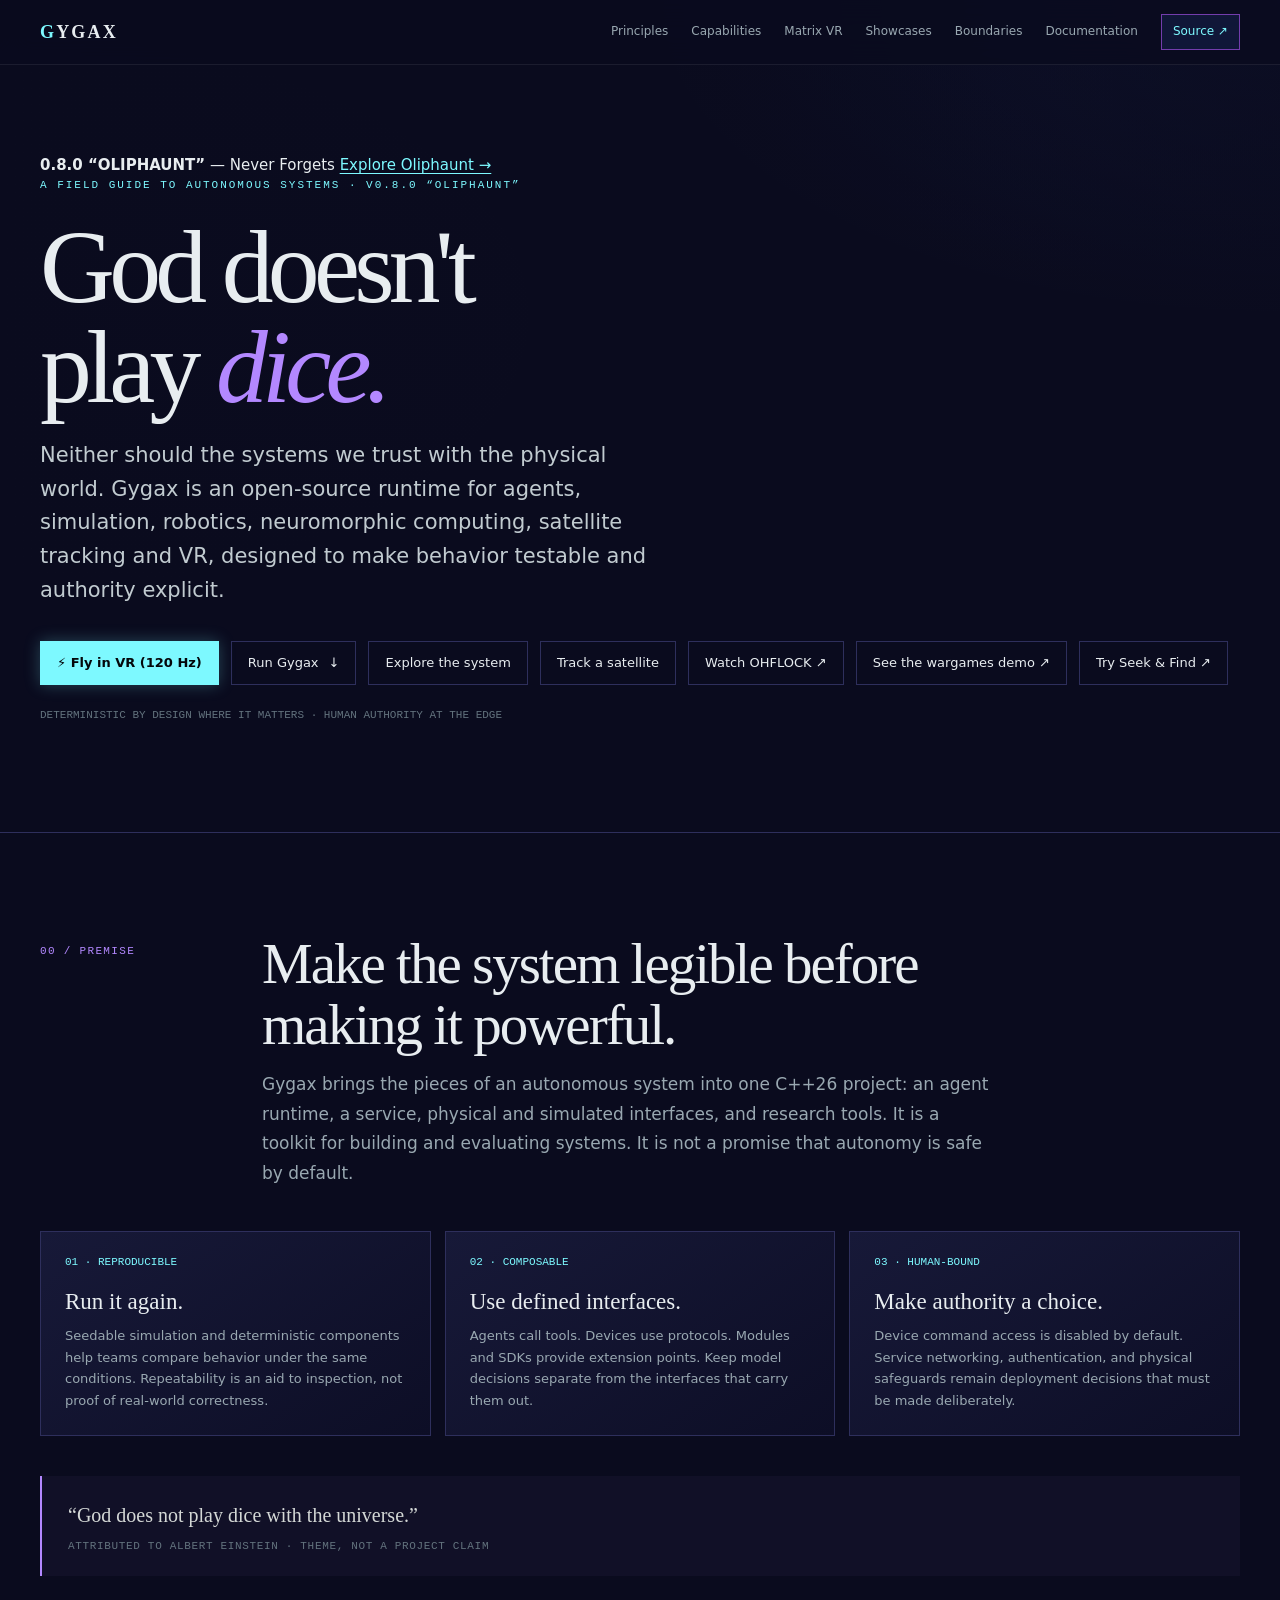
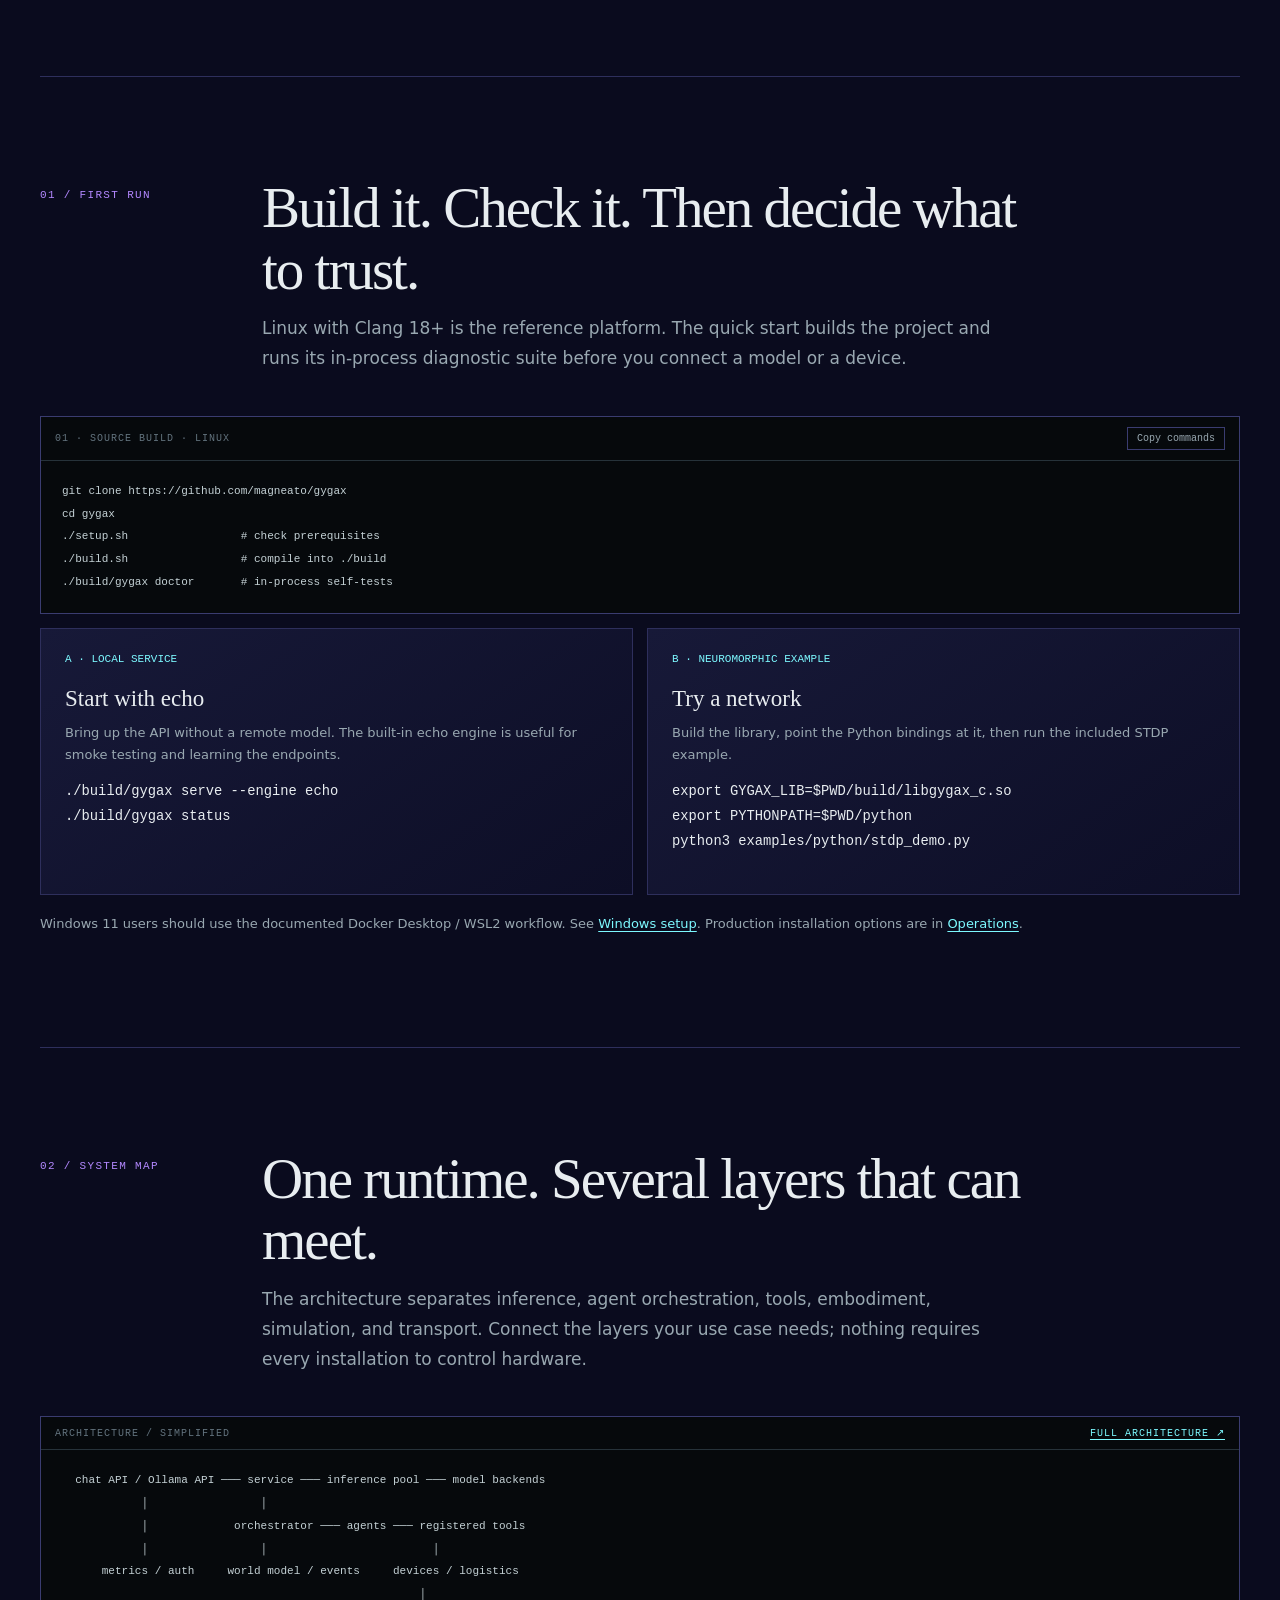
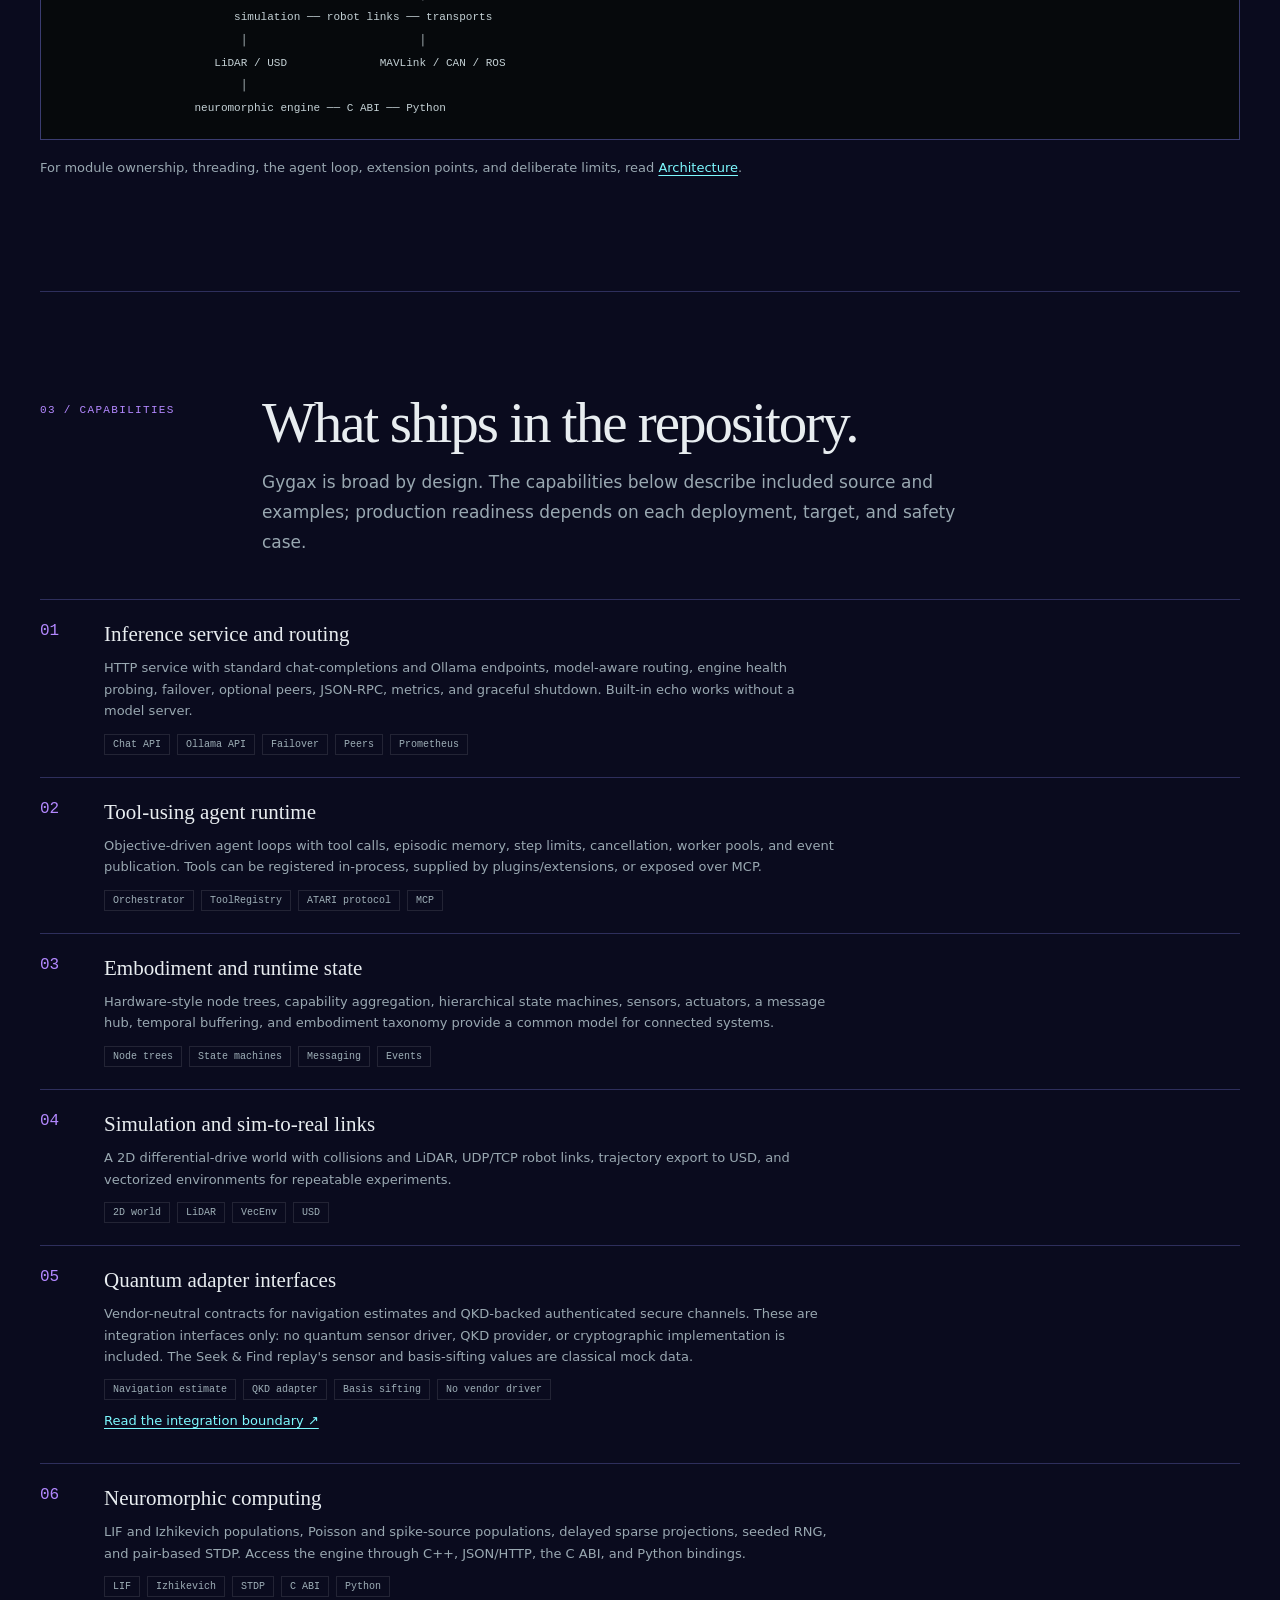
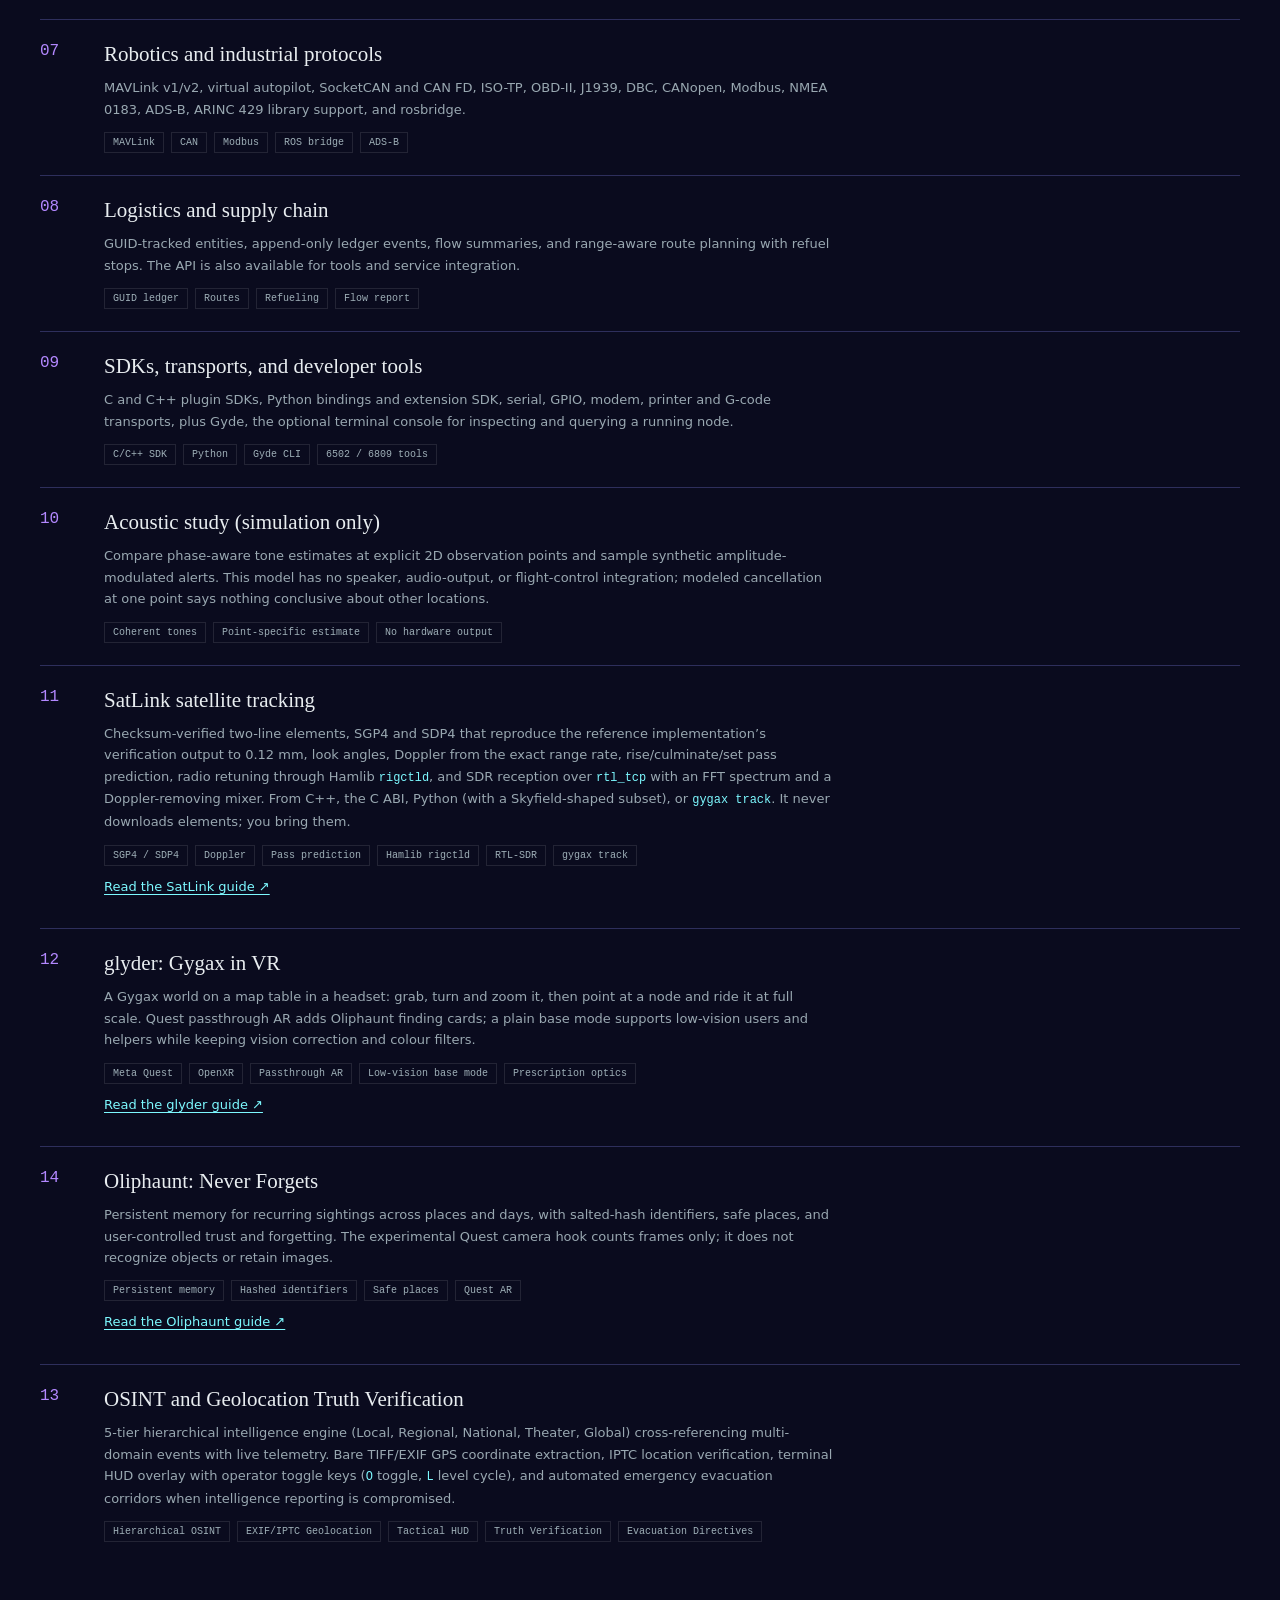
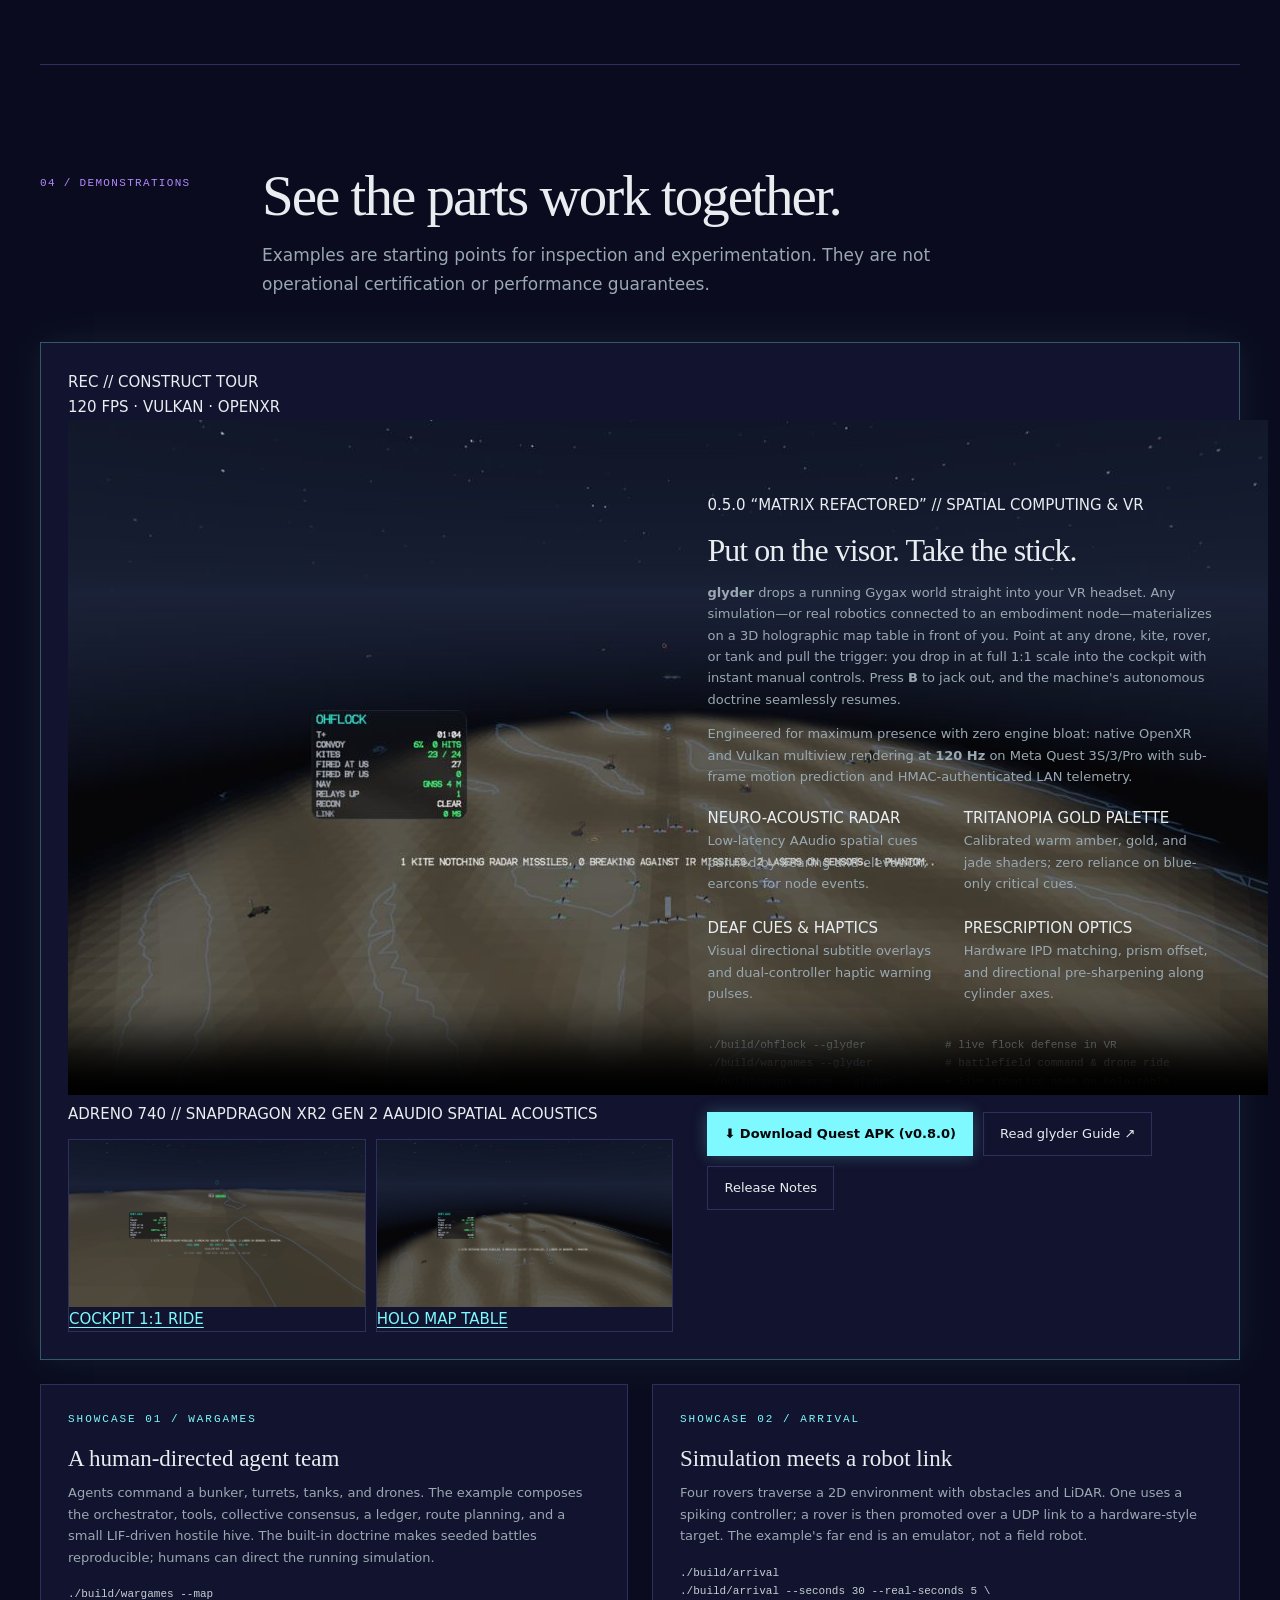
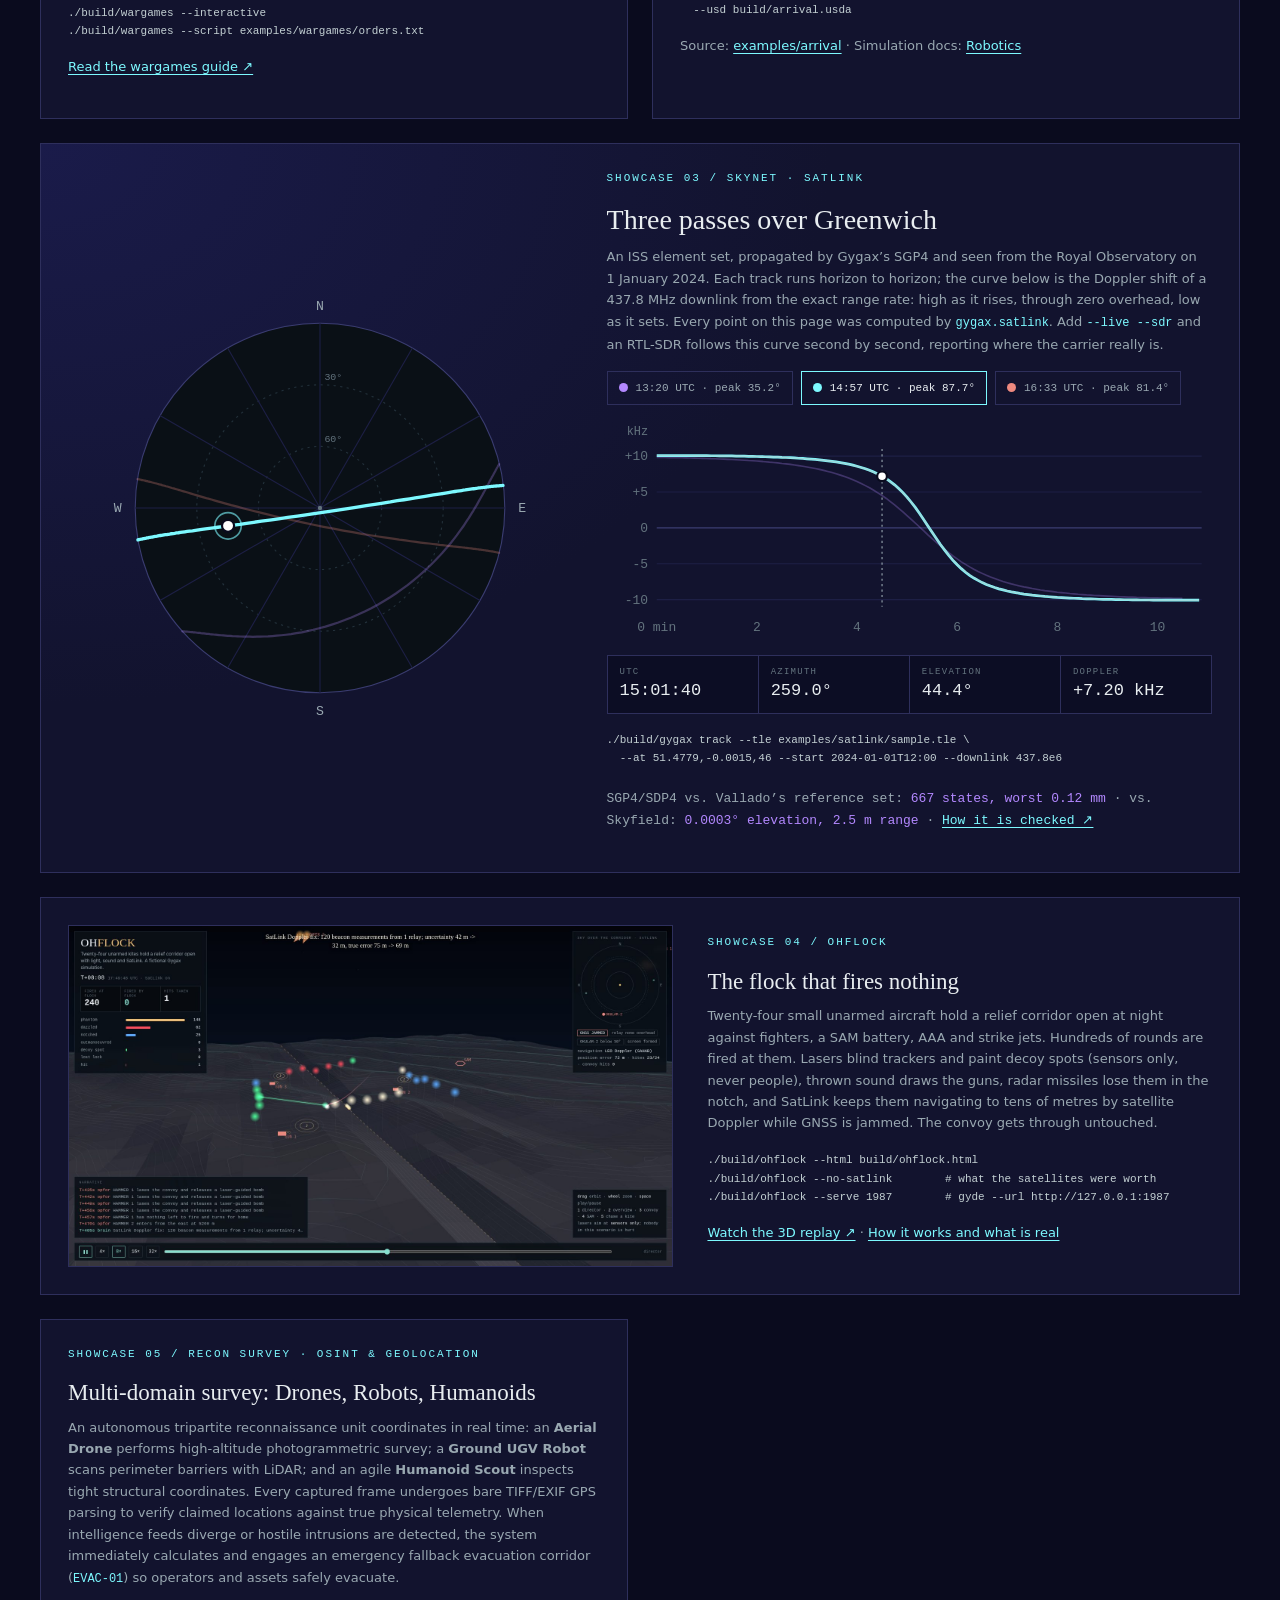
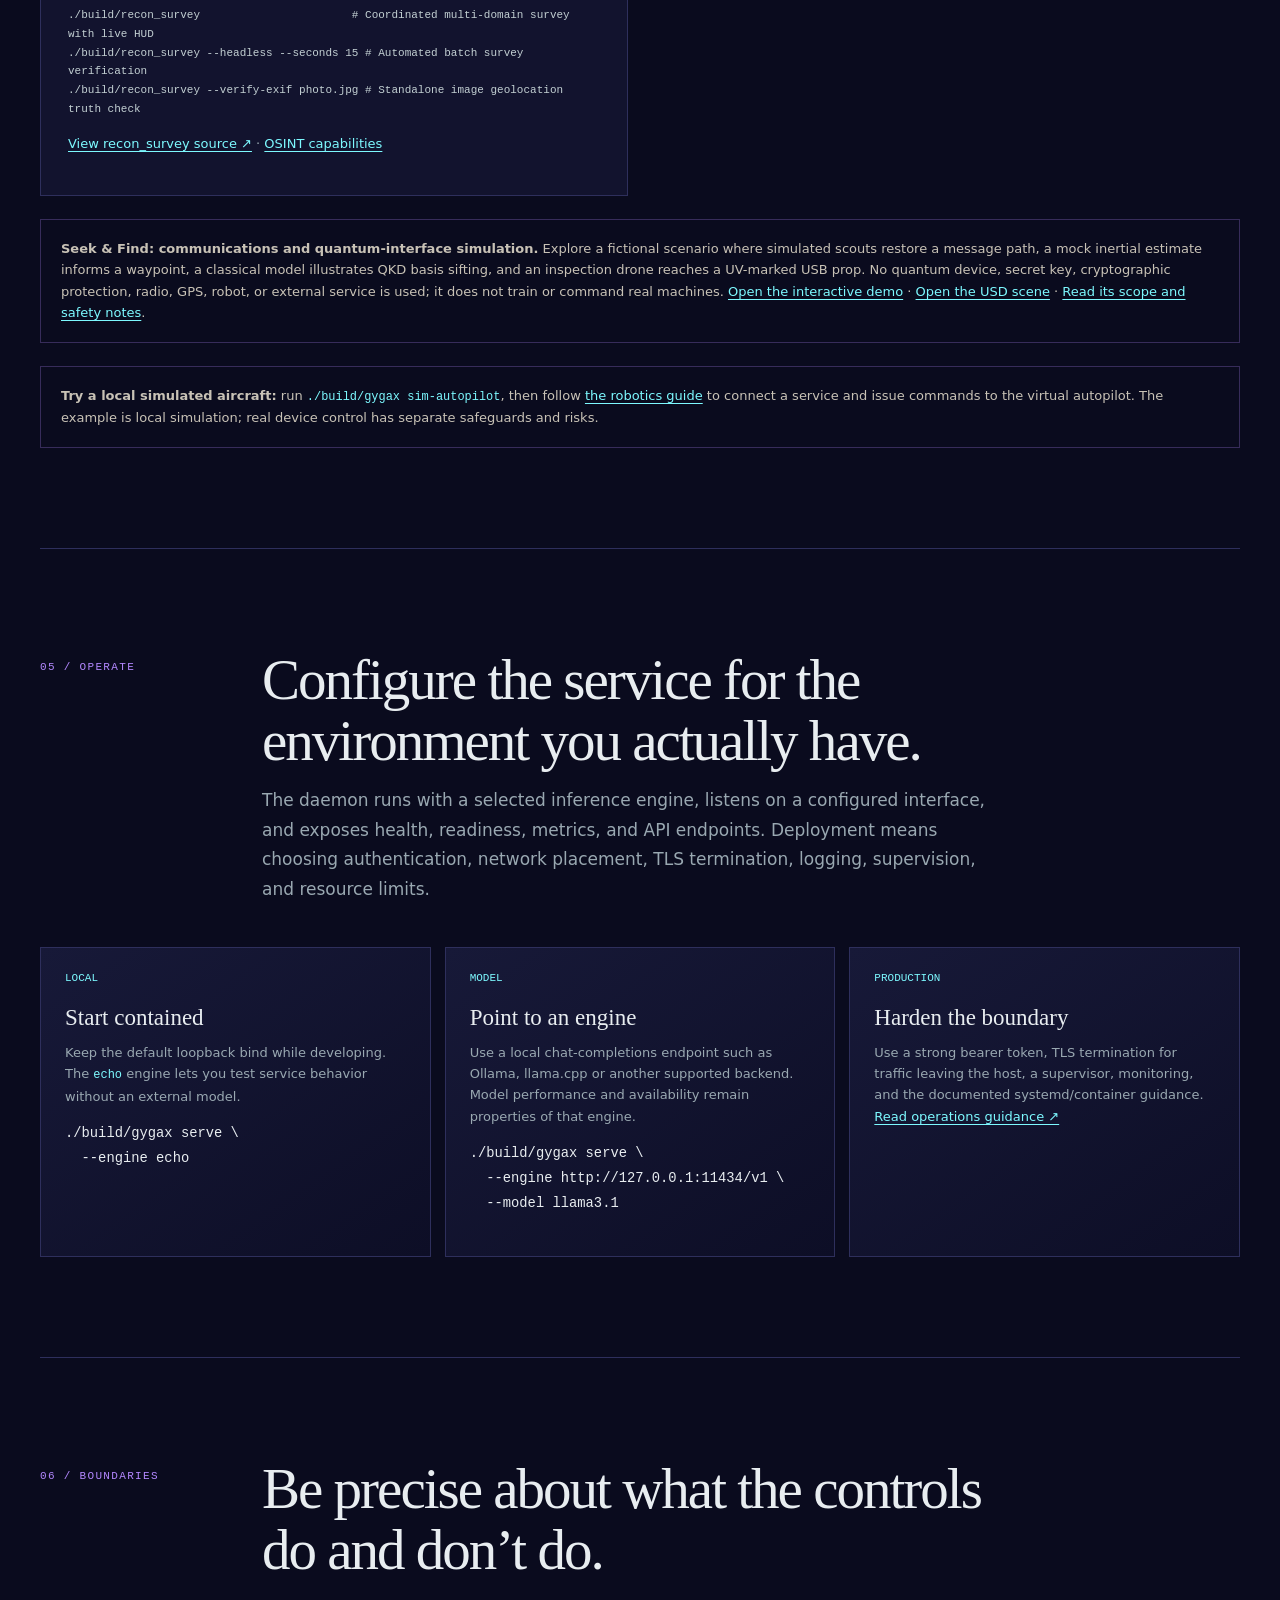
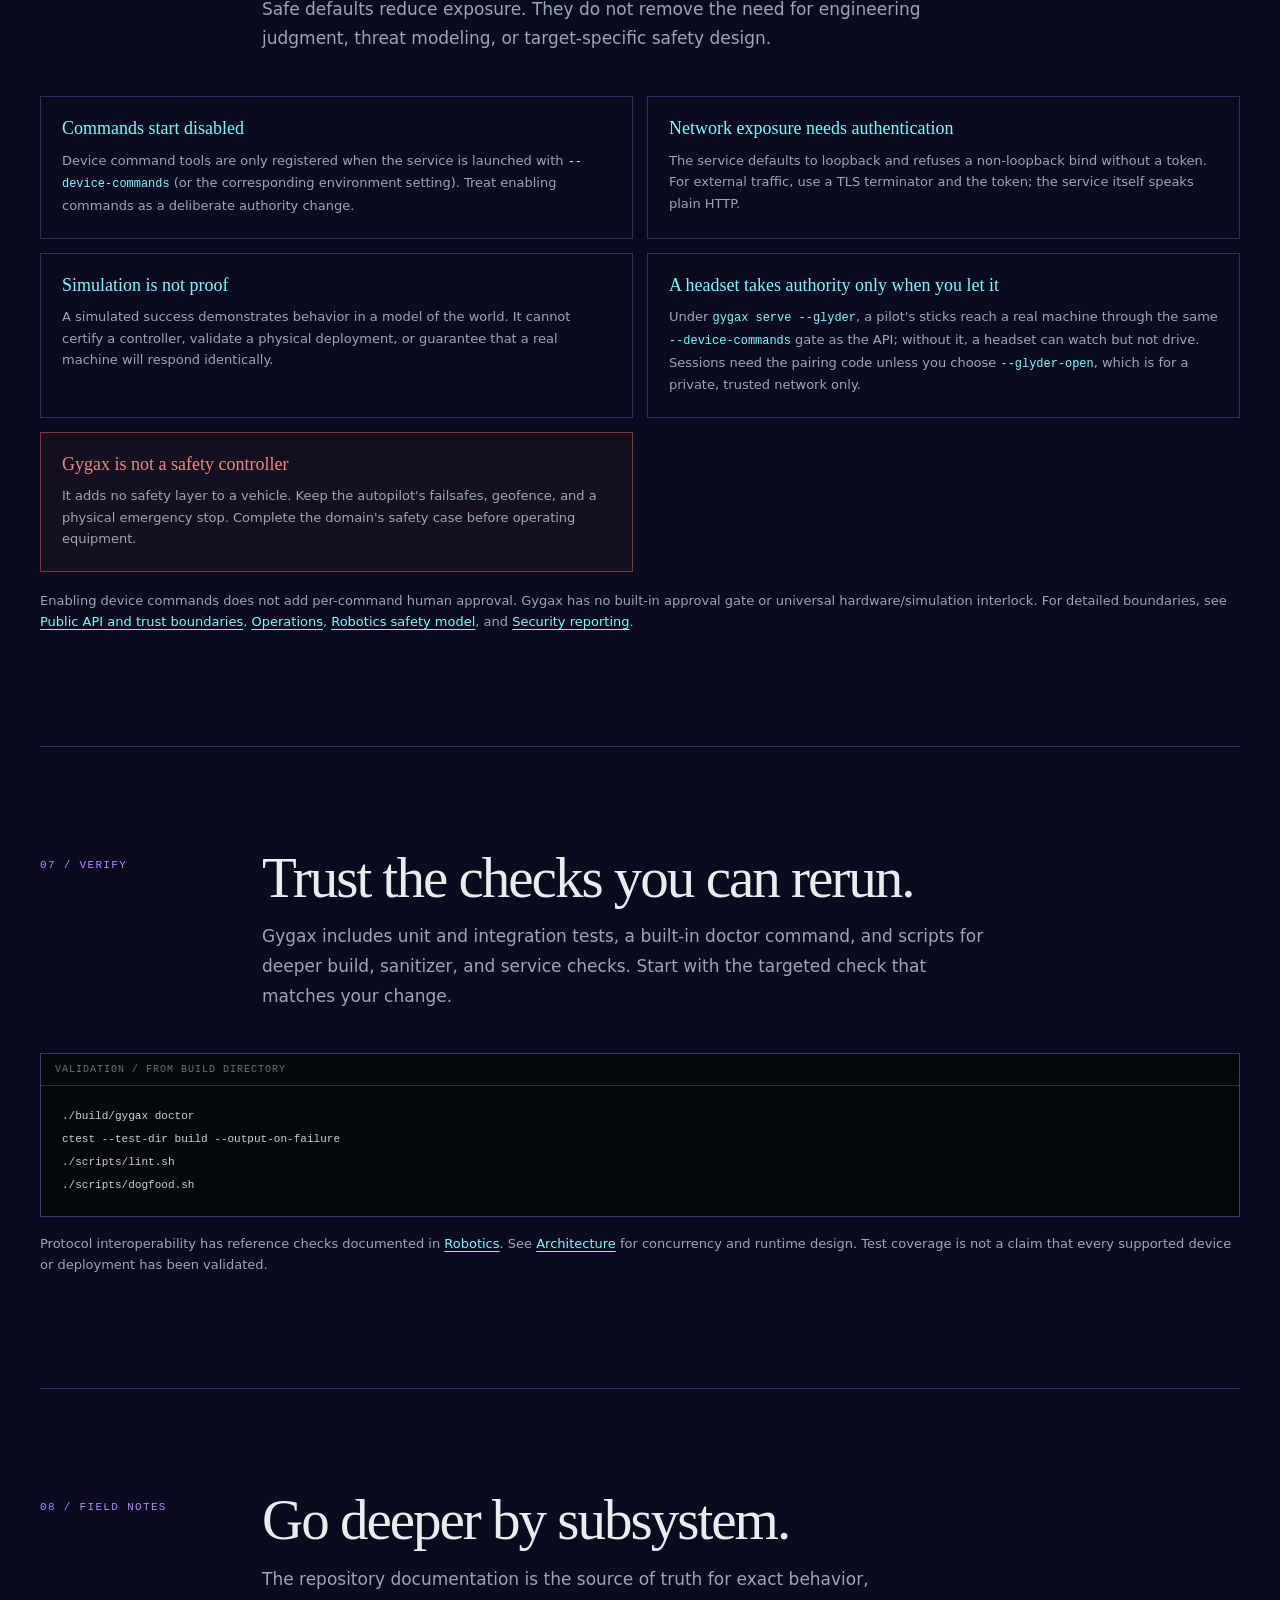
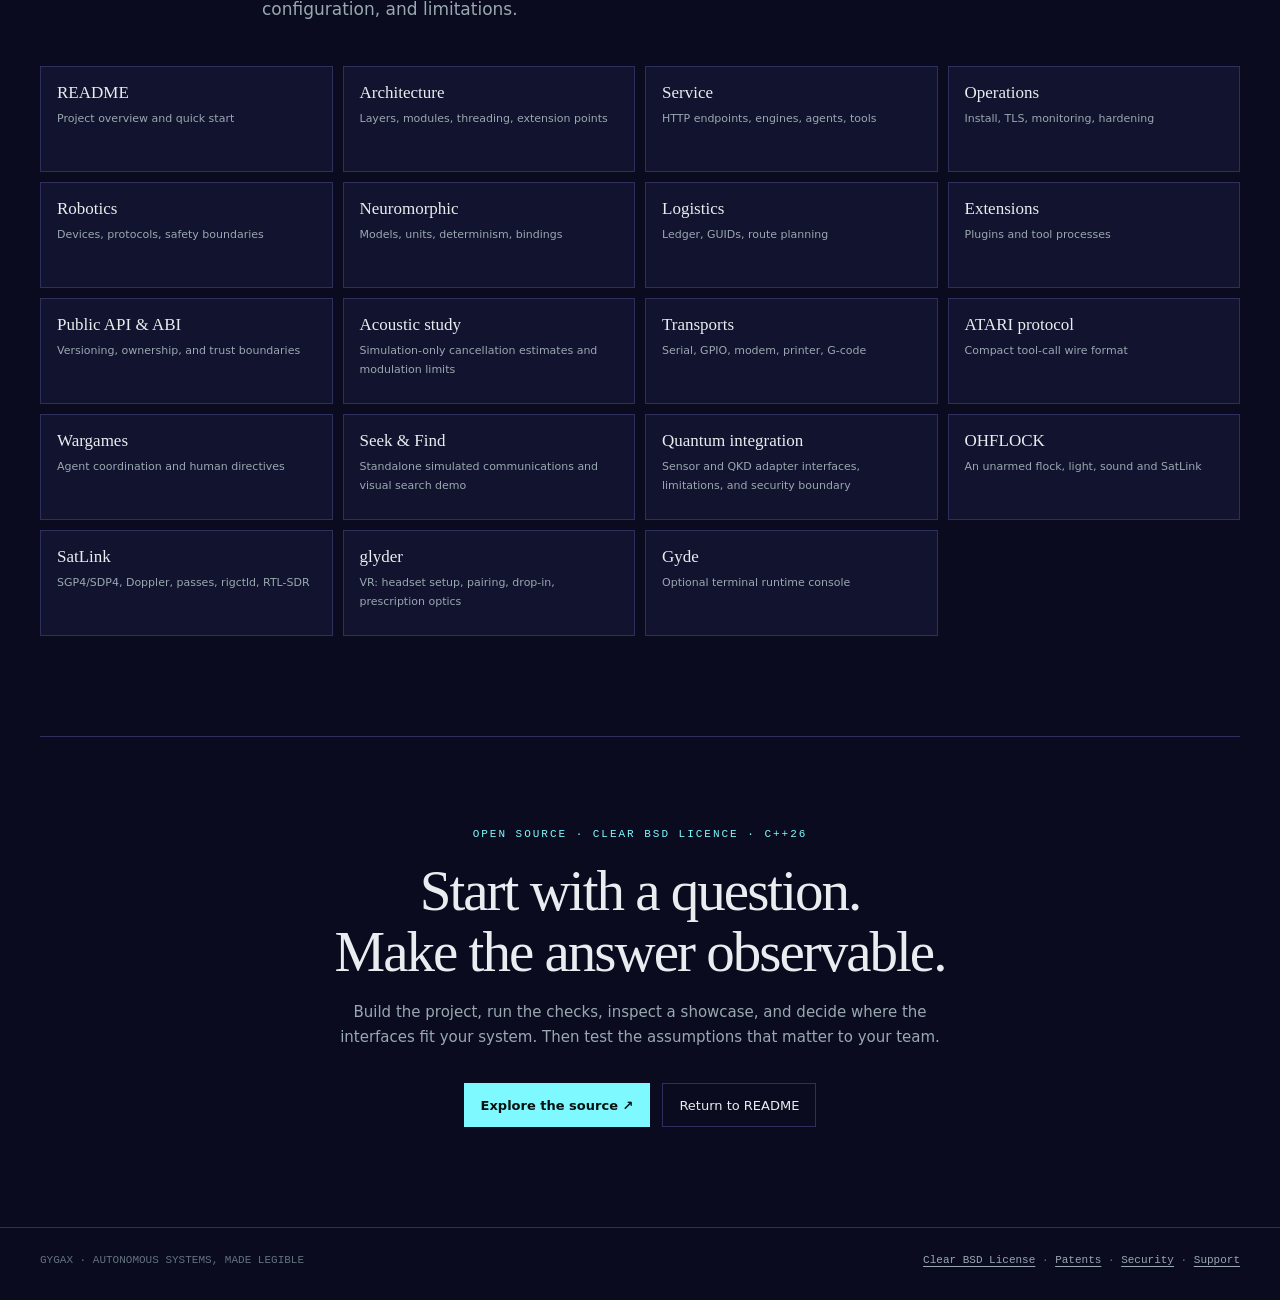
<file: index.html>
<!doctype html>
<html lang="en">
<head>
  <meta charset="utf-8">
  <meta name="viewport" content="width=device-width, initial-scale=1">
  <meta name="theme-color" content="#0a0b1e">
  <meta name="description" content="The complete field guide to Gygax: an open-source C++26 runtime for autonomous agents, simulation, neuromorphic computing, robotics, satellite tracking, and operational control.">
  <title>Gygax: God Doesn't Play Dice</title>
  <link rel="icon" type="image/svg+xml" href="chrome-extension/icons/icon.svg">
  <link rel="canonical" href="https://magneato.github.io/gygax/">
  <meta property="og:type" content="website">
  <meta property="og:site_name" content="Gygax">
  <meta property="og:title" content="Gygax: God Doesn't Play Dice">
  <meta property="og:description" content="An open-source C++26 runtime for autonomous systems on your own hardware: agents, simulation, robotics and neuromorphic computing, with authority made explicit.">
  <meta property="og:url" content="https://magneato.github.io/gygax/">
  <meta property="og:image" content="https://magneato.github.io/gygax/social-preview.png">
  <meta property="og:image:width" content="1280">
  <meta property="og:image:height" content="640">
  <meta property="og:image:alt" content="Gygax: God doesn't play dice. A runtime for autonomous systems on your own hardware.">
  <meta name="twitter:card" content="summary_large_image">
  <meta name="twitter:title" content="Gygax: God Doesn't Play Dice">
  <meta name="twitter:description" content="Open-source C++26 runtime for autonomous systems on your own hardware.">
  <meta name="twitter:image" content="https://magneato.github.io/gygax/social-preview.png">
  <style>
    :root {
      color-scheme: dark;
      --ink: #e8edf0;
      --muted: #99a8b1;
      --dim: #63737e;
      --night: #0a0b1e;
      --panel: #12132e;
      --panel-2: #181a3a;
      --line: #2e2f5c;
      --cyan: #7df9ff;
      --gold: #b388ff;
      --red: #ee897f;
      --royal: rgb(65, 105, 225);
      --electric: rgb(125, 249, 255);
      --purple: rgb(157, 78, 221);
      --serif: "Iowan Old Style", "Palatino Linotype", "Book Antiqua", Georgia, serif;
      --sans: Inter, ui-sans-serif, system-ui, -apple-system, BlinkMacSystemFont, "Segoe UI", sans-serif;
      --mono: "SFMono-Regular", Consolas, "Liberation Mono", monospace;
    }
    * { box-sizing: border-box; }
    html { scroll-behavior: smooth; scroll-padding-top: 90px; }
    body { margin: 0; background: radial-gradient(70% 50% at 100% 0%, rgba(65, 105, 225, 0.16), transparent 70%), radial-gradient(60% 45% at 0% 35%, rgba(157, 78, 221, 0.12), transparent 70%), var(--night); background-attachment: fixed; color: var(--ink); font: 15px/1.65 var(--sans); }
    a { color: var(--cyan); text-decoration-thickness: 1px; text-underline-offset: 3px; }
    a:hover { color: #d4fdff; }
    button { font: inherit; }
    ::selection { background: #7df9ff66; color: white; }
    .skip { position: fixed; top: -80px; left: 12px; z-index: 9; padding: 10px 14px; background: var(--cyan); color: #0a0b1e; }
    .skip:focus { top: 12px; }
    .topbar { position: sticky; z-index: 5; top: 0; border-bottom: 1px solid #ffffff13; background: #0a0b1eeF; backdrop-filter: blur(14px); }
    .top-inner { width: min(1200px, calc(100% - 44px)); min-height: 64px; margin: auto; display: flex; align-items: center; justify-content: space-between; gap: 24px; }
    .wordmark { color: var(--ink); text-decoration: none; font: 700 18px/1 var(--serif); letter-spacing: .12em; }
    .wordmark span { color: var(--cyan); }
    nav { display: flex; align-items: center; gap: 23px; }
    nav a { color: var(--muted); font-size: 12px; text-decoration: none; }
    nav a:hover { color: var(--ink); }
    .nav-cta { border: 1px solid rgba(157, 78, 221, 0.7); background: rgba(65, 105, 225, 0.12); padding: 7px 11px; color: var(--cyan); }
    .hero { min-height: 660px; position: relative; overflow: hidden; display: grid; align-items: center; border-bottom: 1px solid var(--line); }
    #field { position: absolute; inset: 0; width: 100%; height: 100%; opacity: .65; }
    .hero:after { content: ""; pointer-events: none; position: absolute; inset: 0; background: linear-gradient(90deg, #0a0b1e 0%, #0a0b1ee8 38%, #0a0b1e60 78%, #0a0b1eaa), linear-gradient(0deg, #0a0b1e 0%, transparent 40%, #0a0b1e70); }
    .hero-inner { position: relative; z-index: 1; width: min(1200px, calc(100% - 44px)); margin: 0 auto; padding: 88px 0 96px; }
    .eyebrow { color: var(--cyan); font: 11px/1.4 var(--mono); letter-spacing: .18em; text-transform: uppercase; }
    h1, h2, h3, p { margin-top: 0; }
    h1 { max-width: 770px; margin: 25px 0 22px; font: 400 clamp(54px, 8.1vw, 108px)/.96 var(--serif); letter-spacing: -.055em; }
    h1 em { color: var(--gold); font-weight: 400; }
    .hero-sub { max-width: 630px; color: #c1cbd0; font-size: clamp(17px, 2vw, 21px); line-height: 1.6; }
    .hero-actions { display: flex; flex-wrap: wrap; gap: 12px; margin-top: 34px; }
    .button { display: inline-flex; align-items: center; gap: 10px; min-height: 44px; padding: 10px 16px; border: 1px solid var(--line); color: var(--ink); text-decoration: none; font-size: 13px; transition: .2s ease; }
    .button:hover { transform: translateY(-2px); border-color: var(--cyan); text-decoration: none; }
    .button.primary { border-color: var(--cyan); background: var(--cyan); color: #071310; font-weight: 700; }
    .hero-note { margin-top: 22px; color: var(--dim); font: 11px/1.6 var(--mono); }
    main { width: min(1200px, calc(100% - 44px)); margin: 0 auto; }
    section { padding: 100px 0; border-bottom: 1px solid var(--line); }
    .section-head { display: grid; grid-template-columns: 190px 1fr; gap: 32px; align-items: start; margin-bottom: 42px; }
    .section-index { padding-top: 10px; color: var(--gold); font: 11px/1.5 var(--mono); letter-spacing: .12em; text-transform: uppercase; }
    h2 { max-width: 760px; margin-bottom: 14px; font: 400 clamp(34px, 5vw, 57px)/1.08 var(--serif); letter-spacing: -.035em; }
    .lead { max-width: 730px; margin: 0; color: var(--muted); font-size: 17px; line-height: 1.75; }
    h3 { margin-bottom: 10px; font: 400 23px/1.2 var(--serif); }
    .small { color: var(--muted); font-size: 13px; }
    .grid { display: grid; gap: 14px; }
    .grid.three { grid-template-columns: repeat(3, 1fr); }
    .grid.two { grid-template-columns: repeat(2, 1fr); }
    .card { min-height: 190px; padding: 24px; border: 1px solid var(--line); background: linear-gradient(145deg, #171938, #0d0e26); }
    .card .num { display: block; margin-bottom: 20px; color: var(--cyan); font: 11px var(--mono); }
    .card p { margin-bottom: 0; color: var(--muted); font-size: 13px; }
    .manifesto { margin: 40px 0 0; padding: 24px 26px; border-left: 2px solid var(--gold); background: #b388ff0a; color: #d4d8d6; font: 20px/1.5 var(--serif); }
    .manifesto cite { display: block; margin-top: 10px; color: var(--dim); font: 11px var(--mono); font-style: normal; letter-spacing: .06em; }
    .terminal { overflow: hidden; border: 1px solid #3a3c70; background: #06090c; }
    .terminal-head { display: flex; align-items: center; justify-content: space-between; padding: 10px 14px; border-bottom: 1px solid #26323a; color: var(--dim); font: 10px var(--mono); letter-spacing: .1em; text-transform: uppercase; }
    .terminal pre { overflow-x: auto; margin: 0; padding: 19px 21px; color: #c4d1d5; font: 12px/1.9 var(--mono); }
    code { color: var(--cyan); font-family: var(--mono); font-size: .92em; }
    pre code { color: inherit; overflow-wrap: normal; }
    p code, li code, .card code { overflow-wrap: anywhere; }
    .grid > *, .showcase > *, .safety > *, .sky > *, .flock > * { min-width: 0; }
    .copy { cursor: pointer; border: 1px solid #3a3c70; padding: 5px 9px; background: transparent; color: var(--muted); font: 10px var(--mono); }
    .copy:hover { border-color: var(--cyan); color: var(--cyan); }
    .capability { display: grid; grid-template-columns: 46px 1fr; gap: 18px; padding: 22px 0; border-top: 1px solid var(--line); }
    .cap-icon { color: var(--gold); font: 16px var(--mono); }
    .capability h3 { font-size: 21px; }
    .capability p { max-width: 730px; margin: 0 0 9px; color: var(--muted); font-size: 13px; }
    .tag-list { display: flex; flex-wrap: wrap; gap: 7px; margin-top: 12px; }
    .tag { padding: 4px 8px; border: 1px solid #ffffff1a; color: #9eafb7; font: 10px var(--mono); }
    .showcase { display: grid; grid-template-columns: 1fr 1fr; gap: 24px; align-items: stretch; margin-top: 30px; }
    .showcase-item { padding: 27px; border: 1px solid var(--line); background: var(--panel); }
    .showcase-item .eyebrow { margin-bottom: 17px; }
    .showcase-item p { color: var(--muted); font-size: 13px; }
    .showcase-item pre { white-space: pre-wrap; margin: 17px 0 0; color: #c3d0d3; font: 11px/1.7 var(--mono); }
    .sky { grid-column: 1 / -1; display: grid; grid-template-columns: minmax(0, 5fr) minmax(0, 6fr); gap: 34px; align-items: center; background: radial-gradient(120% 140% at 0% 0%, #1a1b4a 0%, var(--panel) 55%); }
    .sky-plot svg, .sky-doppler svg { display: block; width: 100%; height: auto; }
    .sky-plot { max-width: 440px; width: 100%; justify-self: center; }
    .sky h3 { font-size: 28px; }
    .sky-passes { display: flex; flex-wrap: wrap; gap: 8px; margin: 16px 0 18px; }
    .sky-passes button { cursor: pointer; display: inline-flex; align-items: center; gap: 8px; min-height: 34px; padding: 6px 11px; border: 1px solid var(--line); background: transparent; color: var(--muted); font: 11px var(--mono); }
    .sky-passes button i { width: 9px; height: 9px; border-radius: 50%; background: var(--c); }
    .sky-passes button[aria-pressed="true"] { border-color: var(--c); color: var(--ink); }
    .sky-readout { display: grid; grid-template-columns: repeat(4, minmax(0, 1fr)); gap: 1px; margin-top: 16px; border: 1px solid var(--line); background: var(--line); }
    .sky-readout div { padding: 10px 12px; background: #0c0d24; }
    .sky-readout span { display: block; color: var(--dim); font: 9px/1.4 var(--mono); letter-spacing: .14em; text-transform: uppercase; }
    .sky-readout strong { display: block; color: var(--ink); font: 500 17px/1.4 var(--mono); font-variant-numeric: tabular-nums; }
    .flock { grid-column: 1 / -1; display: grid; grid-template-columns: minmax(0, 6fr) minmax(0, 5fr); gap: 34px; align-items: center; }
    .flock-shot { display: block; border: 1px solid var(--line); overflow: hidden; }
    .flock-shot img { display: block; width: 100%; height: auto; transition: transform .6s ease; }
    .flock-shot:hover img { transform: scale(1.03); }
    .flock pre { overflow-x: auto; white-space: pre; }
    .sky pre { overflow-x: auto; white-space: pre; padding-bottom: 4px; }
    .sky-proof { margin-top: 16px; color: var(--dim); font: 10.5px/1.7 var(--mono); }
    .sky-proof b { color: var(--gold); font-weight: 400; }
    .callout { margin-top: 23px; padding: 18px 20px; border: 1px solid #b388ff44; color: #c8c2b6; font-size: 13px; }
    .safety { display: grid; grid-template-columns: 1fr 1fr; gap: 14px; }
    .safety-item { padding: 21px; border: 1px solid var(--line); }
    .safety-item h3 { color: var(--cyan); font-size: 18px; }
    .safety-item p { margin: 0; color: var(--muted); font-size: 13px; }
    .truth { border-color: #7e3836; background: #ee897f0a; }
    .truth h3 { color: var(--red); }
    .docs-grid { display: grid; grid-template-columns: repeat(4, 1fr); gap: 10px; }
    .doc-link { display: flex; flex-direction: column; gap: 7px; min-height: 106px; padding: 16px; border: 1px solid var(--line); color: var(--ink); text-decoration: none; background: var(--panel); }
    .doc-link:hover { border-color: var(--cyan); text-decoration: none; }
    .doc-link strong { font: 17px var(--serif); }
    .doc-link span { color: var(--muted); font-size: 11px; }
    .closing { padding: 90px 0 100px; text-align: center; }
    .closing h2 { margin: 17px auto; }
    .closing p { max-width: 620px; margin: 0 auto 26px; color: var(--muted); }
    footer { border-top: 1px solid var(--line); color: var(--dim); font: 11px/1.8 var(--mono); }
    .foot-inner { width: min(1200px, calc(100% - 44px)); margin: auto; padding: 23px 0; display: flex; justify-content: space-between; gap: 20px; }
    .foot-inner a { color: var(--muted); }
    .fade { opacity: 0; transform: translateY(14px); transition: opacity .6s ease, transform .6s ease; }
    .fade.in { opacity: 1; transform: none; }
    @media (prefers-reduced-motion: reduce) { *, *:before, *:after { scroll-behavior: auto !important; animation-duration: .01ms !important; transition-duration: .01ms !important; } .fade { opacity: 1; transform: none; } }
    @media (max-width: 850px) {
      nav { gap: 13px; } nav a:not(.nav-cta) { display: none; }
      .section-head { grid-template-columns: 1fr; gap: 8px; }
      .grid.three { grid-template-columns: 1fr; }
      .card { min-height: auto; }
      .docs-grid { grid-template-columns: repeat(2, 1fr); }
      .sky, .flock { grid-template-columns: 1fr; gap: 22px; }
    }
    @media (max-width: 620px) {
      .top-inner, main, .hero-inner, .foot-inner { width: min(100% - 32px, 1200px); }
      .hero { min-height: 620px; }
      h1 { font-size: clamp(51px, 17vw, 80px); }
      section { padding: 72px 0; }
      .grid.two, .showcase, .safety { grid-template-columns: 1fr; }
      .docs-grid { grid-template-columns: 1fr 1fr; }
      .doc-link { min-height: 95px; padding: 12px; }
    .badge-matrix {
      display: inline-flex;
      align-items: center;
      gap: 7px;
      padding: 5px 12px;
      background: linear-gradient(90deg, rgba(125, 249, 255, 0.14), rgba(125, 249, 255, 0.06));
      border: 1px solid rgba(125, 249, 255, 0.45);
      color: #7df9ff;
      font: 10.5px/1 var(--mono);
      letter-spacing: .16em;
      text-transform: uppercase;
      box-shadow: 0 0 18px rgba(125, 249, 255, 0.18);
      border-radius: 2px;
    }
    .hero-matrix-badge {
      display: inline-flex;
      align-items: center;
      gap: 10px;
      padding: 7px 16px;
      margin-bottom: 22px;
      border: 1px solid rgba(125, 249, 255, 0.4);
      background: rgba(10, 11, 30, 0.88);
      box-shadow: 0 0 24px rgba(125, 249, 255, 0.18);
      border-radius: 24px;
      font: 11px var(--mono);
      color: #c4d1d5;
      backdrop-filter: blur(10px);
    }
    .hero-matrix-badge b { color: #7df9ff; font-weight: 600; letter-spacing: .04em; }
    .hero-matrix-badge a { color: var(--gold); text-decoration: none; margin-left: 6px; font-weight: 500; }
    .hero-matrix-badge a:hover { text-decoration: underline; color: #fff; }
    .rec-pulse {
      width: 7px; height: 7px; border-radius: 50%; background: #ee897f;
      display: inline-block;
      box-shadow: 0 0 8px #ee897f;
      animation: pulse 1.5s infinite;
    }
    @keyframes pulse { 0%, 100% { opacity: 1; transform: scale(1); } 50% { opacity: 0.35; transform: scale(0.8); } }
    .futuristic-video-wrapper {
      position: relative;
      border: 1px solid rgba(125, 249, 255, 0.35);
      background: #04070a;
      border-radius: 4px;
      overflow: hidden;
      box-shadow: 0 0 35px rgba(125, 249, 255, 0.12);
    }
    .hud-topbar, .hud-bottombar {
      display: flex; justify-content: space-between; align-items: center;
      padding: 7px 12px; background: rgba(12, 13, 36, 0.94);
      font: 9.5px var(--mono); color: var(--dim); letter-spacing: .09em;
    }
    .hud-topbar { border-bottom: 1px solid rgba(255, 255, 255, 0.08); }
    .hud-bottombar { border-top: 1px solid rgba(255, 255, 255, 0.08); font-size: 9px; }
    .hud-rec { display: flex; align-items: center; gap: 7px; color: #ee897f; font-weight: 600; }
    .hud-telemetry { color: #7df9ff; }
    .futuristic-video {
      display: block; width: 100%; aspect-ratio: 16/9; background: #000;
    }
    .thumb-label {
      display: block; padding: 4px 6px; background: #0c0d24; color: var(--dim);
      font: 9px var(--mono); letter-spacing: .06em; text-align: center; border-top: 1px solid var(--line);
    }
    .access-card {
      padding: 10px 12px; border: 1px solid var(--line); background: rgba(18, 19, 46, 0.65);
    }
    .access-title {
      display: block; font: 9.5px var(--mono); color: var(--gold); letter-spacing: .09em; margin-bottom: 3px;
    }
    .access-desc {
      margin: 0; font-size: 11px; color: var(--muted); line-height: 1.45;
    }
    .nav-matrix {
      display: inline-flex; align-items: center; gap: 6px;
      color: #7df9ff !important; font-weight: 600;
    }
    .matrix-dot {
      width: 6px; height: 6px; border-radius: 50%; background: #7df9ff;
      box-shadow: 0 0 8px #7df9ff;
    }
  </style>
</head>
<body>
  <a class="skip" href="#guide">Skip to guide</a>
  <header class="topbar">
    <div class="top-inner">
      <a class="wordmark" href="#top" aria-label="Gygax home"><span>G</span>YGAX</a>
      <nav aria-label="Main navigation">
        <a href="#principles">Principles</a>
        <a href="#capabilities">Capabilities</a>
        <a href="#glyder" class="nav-matrix"><span class="matrix-dot"></span> Matrix VR</a>
        <a href="#showcases">Showcases</a>
        <a href="#safety">Boundaries</a>
        <a href="#documentation">Documentation</a>
        <a class="nav-cta" href="https://github.com/magneato/gygax">Source ↗</a>
      </nav>
    </div>
  </header>

  <div class="hero" id="top">
    <canvas id="field" aria-hidden="true"></canvas>
    <div class="hero-inner">
      <div class="hero-matrix-badge"><span class="rec-pulse"></span> <b>0.8.0 “OLIPHAUNT”</b> &mdash; Never Forgets <a href="#oliphaunt">Explore Oliphaunt &rarr;</a></div>
      <div class="eyebrow">A field guide to autonomous systems · v0.8.0 “Oliphaunt”</div>
      <h1>God doesn't<br>play <em>dice.</em></h1>
      <p class="hero-sub">Neither should the systems we trust with the physical world. Gygax is an open-source runtime for agents, simulation, robotics, neuromorphic computing, satellite tracking and VR, designed to make behavior testable and authority explicit.</p>
      <div class="hero-actions">
        <a class="button primary" href="#glyder" style="background:#7df9ff; color:#04070a; border-color:#7df9ff; box-shadow:0 0 16px rgba(125, 249, 255, 0.25);">⚡ Fly in VR (120 Hz)</a>
        <a class="button" href="#start">Run Gygax <span aria-hidden="true">↓</span></a>
        <a class="button" href="#capabilities">Explore the system</a>
        <a class="button" href="#skynet">Track a satellite</a>
        <a class="button" href="examples/ohflock/ohflock.html">Watch OHFLOCK ↗</a>
        <a class="button" href="https://github.com/magneato/gygax/blob/main/docs/WARGAMES.md">See the wargames demo ↗</a>
        <a class="button" href="examples/seek_and_find/seek_and_find.html">Try Seek &amp; Find ↗</a>
      </div>
      <p class="hero-note">DETERMINISTIC BY DESIGN WHERE IT MATTERS · HUMAN AUTHORITY AT THE EDGE</p>
    </div>
  </div>

  <main id="guide">
    <section id="principles" class="fade">
      <div class="section-head">
        <div class="section-index">00 / Premise</div>
        <div>
          <h2>Make the system legible before making it powerful.</h2>
          <p class="lead">Gygax brings the pieces of an autonomous system into one C++26 project: an agent runtime, a service, physical and simulated interfaces, and research tools. It is a toolkit for building and evaluating systems. It is not a promise that autonomy is safe by default.</p>
        </div>
      </div>
      <div class="grid three">
        <article class="card"><span class="num">01 · REPRODUCIBLE</span><h3>Run it again.</h3><p>Seedable simulation and deterministic components help teams compare behavior under the same conditions. Repeatability is an aid to inspection, not proof of real-world correctness.</p></article>
        <article class="card"><span class="num">02 · COMPOSABLE</span><h3>Use defined interfaces.</h3><p>Agents call tools. Devices use protocols. Modules and SDKs provide extension points. Keep model decisions separate from the interfaces that carry them out.</p></article>
        <article class="card"><span class="num">03 · HUMAN-BOUND</span><h3>Make authority a choice.</h3><p>Device command access is disabled by default. Service networking, authentication, and physical safeguards remain deployment decisions that must be made deliberately.</p></article>
      </div>
      <blockquote class="manifesto">“God does not play dice with the universe.”<cite>ATTRIBUTED TO ALBERT EINSTEIN · THEME, NOT A PROJECT CLAIM</cite></blockquote>
    </section>

    <section id="start" class="fade">
      <div class="section-head">
        <div class="section-index">01 / First run</div>
        <div>
          <h2>Build it. Check it. Then decide what to trust.</h2>
          <p class="lead">Linux with Clang 18+ is the reference platform. The quick start builds the project and runs its in-process diagnostic suite before you connect a model or a device.</p>
        </div>
      </div>
      <div class="terminal">
        <div class="terminal-head"><span>01 · source build · Linux</span><button class="copy" type="button" data-copy="git clone https://github.com/magneato/gygax
cd gygax
./setup.sh
./build.sh
./build/gygax doctor">Copy commands</button></div>
        <pre><code>git clone https://github.com/magneato/gygax
cd gygax
./setup.sh                 # check prerequisites
./build.sh                 # compile into ./build
./build/gygax doctor       # in-process self-tests</code></pre>
      </div>
      <div class="grid two" style="margin-top:14px">
        <article class="card"><span class="num">A · LOCAL SERVICE</span><h3>Start with echo</h3><p>Bring up the API without a remote model. The built-in echo engine is useful for smoke testing and learning the endpoints.</p><pre><code>./build/gygax serve --engine echo
./build/gygax status</code></pre></article>
        <article class="card"><span class="num">B · NEUROMORPHIC EXAMPLE</span><h3>Try a network</h3><p>Build the library, point the Python bindings at it, then run the included STDP example.</p><pre><code>export GYGAX_LIB=$PWD/build/libgygax_c.so
export PYTHONPATH=$PWD/python
python3 examples/python/stdp_demo.py</code></pre></article>
      </div>
      <p class="small" style="margin-top:18px">Windows 11 users should use the documented Docker Desktop / WSL2 workflow. See <a href="https://github.com/magneato/gygax/blob/main/docs/WINDOWS.md">Windows setup</a>. Production installation options are in <a href="https://github.com/magneato/gygax/blob/main/docs/OPERATIONS.md">Operations</a>.</p>
    </section>

    <section id="architecture" class="fade">
      <div class="section-head">
        <div class="section-index">02 / System map</div>
        <div>
          <h2>One runtime. Several layers that can meet.</h2>
          <p class="lead">The architecture separates inference, agent orchestration, tools, embodiment, simulation, and transport. Connect the layers your use case needs; nothing requires every installation to control hardware.</p>
        </div>
      </div>
      <div class="terminal">
        <div class="terminal-head"><span>ARCHITECTURE / SIMPLIFIED</span><a href="https://github.com/magneato/gygax/blob/main/docs/ARCHITECTURE.md">Full architecture ↗</a></div>
        <pre><code>  chat API / Ollama API ─── service ─── inference pool ─── model backends
            │                 │
            │             orchestrator ─── agents ─── registered tools
            │                 │                         │
      metrics / auth     world model / events     devices / logistics
                                                      │
                          simulation ── robot links ── transports
                           │                          │
                       LiDAR / USD              MAVLink / CAN / ROS
                           │
                    neuromorphic engine ── C ABI ── Python</code></pre>
      </div>
      <p class="small" style="margin-top:17px">For module ownership, threading, the agent loop, extension points, and deliberate limits, read <a href="https://github.com/magneato/gygax/blob/main/docs/ARCHITECTURE.md">Architecture</a>.</p>
    </section>

    <section id="capabilities" class="fade">
      <div class="section-head">
        <div class="section-index">03 / Capabilities</div>
        <div>
          <h2>What ships in the repository.</h2>
          <p class="lead">Gygax is broad by design. The capabilities below describe included source and examples; production readiness depends on each deployment, target, and safety case.</p>
        </div>
      </div>
      <div>
        <article class="capability"><div class="cap-icon">01</div><div><h3>Inference service and routing</h3><p>HTTP service with standard chat-completions and Ollama endpoints, model-aware routing, engine health probing, failover, optional peers, JSON-RPC, metrics, and graceful shutdown. Built-in echo works without a model server.</p><div class="tag-list"><span class="tag">Chat API</span><span class="tag">Ollama API</span><span class="tag">Failover</span><span class="tag">Peers</span><span class="tag">Prometheus</span></div></div></article>
        <article class="capability"><div class="cap-icon">02</div><div><h3>Tool-using agent runtime</h3><p>Objective-driven agent loops with tool calls, episodic memory, step limits, cancellation, worker pools, and event publication. Tools can be registered in-process, supplied by plugins/extensions, or exposed over MCP.</p><div class="tag-list"><span class="tag">Orchestrator</span><span class="tag">ToolRegistry</span><span class="tag">ATARI protocol</span><span class="tag">MCP</span></div></div></article>
        <article class="capability"><div class="cap-icon">03</div><div><h3>Embodiment and runtime state</h3><p>Hardware-style node trees, capability aggregation, hierarchical state machines, sensors, actuators, a message hub, temporal buffering, and embodiment taxonomy provide a common model for connected systems.</p><div class="tag-list"><span class="tag">Node trees</span><span class="tag">State machines</span><span class="tag">Messaging</span><span class="tag">Events</span></div></div></article>
        <article class="capability"><div class="cap-icon">04</div><div><h3>Simulation and sim-to-real links</h3><p>A 2D differential-drive world with collisions and LiDAR, UDP/TCP robot links, trajectory export to USD, and vectorized environments for repeatable experiments.</p><div class="tag-list"><span class="tag">2D world</span><span class="tag">LiDAR</span><span class="tag">VecEnv</span><span class="tag">USD</span></div></div></article>
        <article class="capability"><div class="cap-icon">05</div><div><h3>Quantum adapter interfaces</h3><p>Vendor-neutral contracts for navigation estimates and QKD-backed authenticated secure channels. These are integration interfaces only: no quantum sensor driver, QKD provider, or cryptographic implementation is included. The Seek &amp; Find replay's sensor and basis-sifting values are classical mock data.</p><div class="tag-list"><span class="tag">Navigation estimate</span><span class="tag">QKD adapter</span><span class="tag">Basis sifting</span><span class="tag">No vendor driver</span></div><p style="margin-top:10px"><a href="https://github.com/magneato/gygax/blob/main/docs/QUANTUM_INTEGRATION.md">Read the integration boundary ↗</a></p></div></article>
        <article class="capability"><div class="cap-icon">06</div><div><h3>Neuromorphic computing</h3><p>LIF and Izhikevich populations, Poisson and spike-source populations, delayed sparse projections, seeded RNG, and pair-based STDP. Access the engine through C++, JSON/HTTP, the C ABI, and Python bindings.</p><div class="tag-list"><span class="tag">LIF</span><span class="tag">Izhikevich</span><span class="tag">STDP</span><span class="tag">C ABI</span><span class="tag">Python</span></div></div></article>
        <article class="capability"><div class="cap-icon">07</div><div><h3>Robotics and industrial protocols</h3><p>MAVLink v1/v2, virtual autopilot, SocketCAN and CAN FD, ISO-TP, OBD-II, J1939, DBC, CANopen, Modbus, NMEA 0183, ADS-B, ARINC 429 library support, and rosbridge.</p><div class="tag-list"><span class="tag">MAVLink</span><span class="tag">CAN</span><span class="tag">Modbus</span><span class="tag">ROS bridge</span><span class="tag">ADS-B</span></div></div></article>
        <article class="capability"><div class="cap-icon">08</div><div><h3>Logistics and supply chain</h3><p>GUID-tracked entities, append-only ledger events, flow summaries, and range-aware route planning with refuel stops. The API is also available for tools and service integration.</p><div class="tag-list"><span class="tag">GUID ledger</span><span class="tag">Routes</span><span class="tag">Refueling</span><span class="tag">Flow report</span></div></div></article>
        <article class="capability"><div class="cap-icon">09</div><div><h3>SDKs, transports, and developer tools</h3><p>C and C++ plugin SDKs, Python bindings and extension SDK, serial, GPIO, modem, printer and G-code transports, plus Gyde, the optional terminal console for inspecting and querying a running node.</p><div class="tag-list"><span class="tag">C/C++ SDK</span><span class="tag">Python</span><span class="tag">Gyde CLI</span><span class="tag">6502 / 6809 tools</span></div></div></article>
        <article class="capability"><div class="cap-icon">10</div><div><h3>Acoustic study (simulation only)</h3><p>Compare phase-aware tone estimates at explicit 2D observation points and sample synthetic amplitude-modulated alerts. This model has no speaker, audio-output, or flight-control integration; modeled cancellation at one point says nothing conclusive about other locations.</p><div class="tag-list"><span class="tag">Coherent tones</span><span class="tag">Point-specific estimate</span><span class="tag">No hardware output</span></div></div></article>
        <article class="capability"><div class="cap-icon">11</div><div><h3>SatLink satellite tracking</h3><p>Checksum-verified two-line elements, SGP4 and SDP4 that reproduce the reference implementation&rsquo;s verification output to 0.12&nbsp;mm, look angles, Doppler from the exact range rate, rise/culminate/set pass prediction, radio retuning through Hamlib <code>rigctld</code>, and SDR reception over <code>rtl_tcp</code> with an FFT spectrum and a Doppler-removing mixer. From C++, the C ABI, Python (with a Skyfield-shaped subset), or <code>gygax track</code>. It never downloads elements; you bring them.</p><div class="tag-list"><span class="tag">SGP4 / SDP4</span><span class="tag">Doppler</span><span class="tag">Pass prediction</span><span class="tag">Hamlib rigctld</span><span class="tag">RTL-SDR</span><span class="tag">gygax track</span></div><p style="margin-top:10px"><a href="https://github.com/magneato/gygax/blob/main/docs/SATLINK.md">Read the SatLink guide ↗</a></p></div></article>
        <article class="capability"><div class="cap-icon">12</div><div><h3>glyder: Gygax in VR</h3><p>A Gygax world on a map table in a headset: grab, turn and zoom it, then point at a node and ride it at full scale. Quest passthrough AR adds Oliphaunt finding cards; a plain base mode supports low-vision users and helpers while keeping vision correction and colour filters.</p><div class="tag-list"><span class="tag">Meta Quest</span><span class="tag">OpenXR</span><span class="tag">Passthrough AR</span><span class="tag">Low-vision base mode</span><span class="tag">Prescription optics</span></div><p style="margin-top:10px"><a href="https://github.com/magneato/gygax/blob/main/docs/GLYDER.md">Read the glyder guide ↗</a></p></div></article>
        <article class="capability" id="oliphaunt"><div class="cap-icon">14</div><div><h3>Oliphaunt: Never Forgets</h3><p>Persistent memory for recurring sightings across places and days, with salted-hash identifiers, safe places, and user-controlled trust and forgetting. The experimental Quest camera hook counts frames only; it does not recognize objects or retain images.</p><div class="tag-list"><span class="tag">Persistent memory</span><span class="tag">Hashed identifiers</span><span class="tag">Safe places</span><span class="tag">Quest AR</span></div><p style="margin-top:10px"><a href="https://github.com/magneato/gygax/blob/main/docs/OLIPHAUNT.md">Read the Oliphaunt guide ↗</a></p></div></article>
        <article class="capability"><div class="cap-icon">13</div><div><h3>OSINT and Geolocation Truth Verification</h3><p>5-tier hierarchical intelligence engine (Local, Regional, National, Theater, Global) cross-referencing multi-domain events with live telemetry. Bare TIFF/EXIF GPS coordinate extraction, IPTC location verification, terminal HUD overlay with operator toggle keys (<code>O</code> toggle, <code>L</code> level cycle), and automated emergency evacuation corridors when intelligence reporting is compromised.</p><div class="tag-list"><span class="tag">Hierarchical OSINT</span><span class="tag">EXIF/IPTC Geolocation</span><span class="tag">Tactical HUD</span><span class="tag">Truth Verification</span><span class="tag">Evacuation Directives</span></div></div></article>
      </div>
    </section>

    <section id="showcases" class="fade">
      <div class="section-head">
        <div class="section-index">04 / Demonstrations</div>
        <div>
          <h2>See the parts work together.</h2>
          <p class="lead">Examples are starting points for inspection and experimentation. They are not operational certification or performance guarantees.</p>
        </div>
      </div>
      <div class="showcase">
        <article class="showcase-item flock" id="glyder" style="border-color:rgba(125, 249, 255, 0.3); box-shadow:0 0 35px rgba(125, 249, 255, 0.08);">
          <div>
            <div class="futuristic-video-wrapper">
              <div class="hud-topbar">
                <div class="hud-rec"><span class="rec-pulse"></span> REC // CONSTRUCT TOUR</div>
                <div class="hud-telemetry">120 FPS · VULKAN · OPENXR</div>
              </div>
              <video class="futuristic-video" controls autoplay loop muted playsinline poster="glyder/glyder-overview.jpg">
                <source src="glyder/construct-tour.mp4" type="video/mp4">
                Your browser does not support HTML5 video.
              </video>
              <div class="hud-bottombar">
                <span>ADRENO 740 // SNAPDRAGON XR2 GEN 2</span>
                <span>AAUDIO SPATIAL ACOUSTICS</span>
              </div>
            </div>
            <div class="gallery-row" style="display:grid; grid-template-columns:1fr 1fr; gap:10px; margin-top:12px;">
              <a class="flock-shot" href="glyder/glyder-ride.jpg" aria-label="Open the full-size frame of a pilot riding kite R3"><img src="glyder/glyder-ride.jpg" alt="Inside OHFLOCK kite R3 in glyder at night: visor brackets, R3 marked CONTROL, heading 000, 65 km/h, 751 m above ground" loading="lazy"><span class="thumb-label">COCKPIT 1:1 RIDE</span></a>
              <a class="flock-shot" href="glyder/glyder-overview.jpg" aria-label="Open the full-size map-table frame"><img src="glyder/glyder-overview.jpg" alt="The OHFLOCK battle map table in glyder" loading="lazy"><span class="thumb-label">HOLO MAP TABLE</span></a>
            </div>
          </div>
          <div>
            <div class="badge-matrix">0.5.0 “MATRIX REFACTORED” // SPATIAL COMPUTING &amp; VR</div>
            <h3 style="font-size:32px; letter-spacing:-0.03em; margin:14px 0 12px;">Put on the visor. Take the stick.</h3>
            <p><strong>glyder</strong> drops a running Gygax world straight into your VR headset. Any simulation—or real robotics connected to an embodiment node—materializes on a 3D holographic map table in front of you. Point at any drone, kite, rover, or tank and pull the trigger: you drop in at full 1:1 scale into the cockpit with instant manual controls. Press <strong>B</strong> to jack out, and the machine's autonomous doctrine seamlessly resumes.</p>
            <p>Engineered for maximum presence with zero engine bloat: native OpenXR and Vulkan multiview rendering at <strong>120 Hz</strong> on Meta Quest 3S/3/Pro with sub-frame motion prediction and HMAC-authenticated LAN telemetry.</p>

            <div class="access-grid" style="display:grid; grid-template-columns:1fr 1fr; gap:8px; margin:18px 0;">
              <div class="access-card">
                <span class="access-title">NEURO-ACOUSTIC RADAR</span>
                <p class="access-desc">Low-latency AAudio spatial cues panned by bearing and elevation; earcons for node events.</p>
              </div>
              <div class="access-card">
                <span class="access-title">TRITANOPIA GOLD PALETTE</span>
                <p class="access-desc">Calibrated warm amber, gold, and jade shaders; zero reliance on blue-only critical cues.</p>
              </div>
              <div class="access-card">
                <span class="access-title">DEAF CUES &amp; HAPTICS</span>
                <p class="access-desc">Visual directional subtitle overlays and dual-controller haptic warning pulses.</p>
              </div>
              <div class="access-card">
                <span class="access-title">PRESCRIPTION OPTICS</span>
                <p class="access-desc">Hardware IPD matching, prism offset, and directional pre-sharpening along cylinder axes.</p>
              </div>
            </div>

            <pre>./build/ohflock --glyder            # live flock defense in VR
./build/wargames --glyder           # battlefield command &amp; drone ride
./build/gygax serve --glyder        # live robotics node on holo-table</pre>

            <div class="vr-buttons" style="display:flex; flex-wrap:wrap; gap:10px; margin-top:20px;">
              <a href="glyder/glyder-0.8.0-quest.apk" class="button primary" style="background:#7df9ff; color:#04070a; border-color:#7df9ff; box-shadow:0 0 16px rgba(125, 249, 255, 0.25);" download>⬇ Download Quest APK (v0.8.0)</a>
              <a href="https://github.com/magneato/gygax/blob/main/docs/GLYDER.md" class="button">Read glyder Guide ↗</a>
              <a href="https://github.com/magneato/gygax/blob/main/docs/releases/v0.8.0.md" class="button">Release Notes</a>
            </div>
          </div>
        </article>
        <article class="showcase-item"><div class="eyebrow">SHOWCASE 01 / WARGAMES</div><h3>A human-directed agent team</h3><p>Agents command a bunker, turrets, tanks, and drones. The example composes the orchestrator, tools, collective consensus, a ledger, route planning, and a small LIF-driven hostile hive. The built-in doctrine makes seeded battles reproducible; humans can direct the running simulation.</p><pre>./build/wargames --map
./build/wargames --interactive
./build/wargames --script examples/wargames/orders.txt</pre><p style="margin-top:15px"><a href="https://github.com/magneato/gygax/blob/main/docs/WARGAMES.md">Read the wargames guide ↗</a></p></article>
        <article class="showcase-item"><div class="eyebrow">SHOWCASE 02 / ARRIVAL</div><h3>Simulation meets a robot link</h3><p>Four rovers traverse a 2D environment with obstacles and LiDAR. One uses a spiking controller; a rover is then promoted over a UDP link to a hardware-style target. The example's far end is an emulator, not a field robot.</p><pre>./build/arrival
./build/arrival --seconds 30 --real-seconds 5 \
  --usd build/arrival.usda</pre><p style="margin-top:15px">Source: <a href="https://github.com/magneato/gygax/blob/main/examples/arrival/main.cpp">examples/arrival</a> · Simulation docs: <a href="https://github.com/magneato/gygax/blob/main/docs/ROBOTICS.md">Robotics</a></p></article>
        <article class="showcase-item sky" id="skynet" aria-labelledby="skynet-title">
          <div class="sky-plot"><svg id="sky-chart" viewBox="0 0 400 400" role="img" aria-label="Sky chart: azimuth around the edge, elevation inward from the horizon to the zenith at the centre, with three ISS passes over Greenwich"></svg></div>
          <div>
            <div class="eyebrow">SHOWCASE 03 / SKYNET · SATLINK</div>
            <h3 id="skynet-title">Three passes over Greenwich</h3>
            <p>An ISS element set, propagated by Gygax&rsquo;s SGP4 and seen from the Royal Observatory on 1&nbsp;January 2024. Each track runs horizon to horizon; the curve below is the Doppler shift of a 437.8&nbsp;MHz downlink from the exact range rate: high as it rises, through zero overhead, low as it sets. Every point on this page was computed by <code>gygax.satlink</code>. Add <code>--live --sdr</code> and an RTL-SDR follows this curve second by second, reporting where the carrier really is.</p>
            <div class="sky-passes" role="group" aria-label="Choose a pass"></div>
            <div class="sky-doppler"><svg id="sky-doppler" viewBox="0 0 560 200" role="img" aria-label="Doppler shift in kilohertz against minutes since rise for the three passes"></svg></div>
            <div class="sky-readout" aria-hidden="true">
              <div><span>UTC</span><strong id="ro-time">–</strong></div>
              <div><span>Azimuth</span><strong id="ro-az">–</strong></div>
              <div><span>Elevation</span><strong id="ro-el">–</strong></div>
              <div><span>Doppler</span><strong id="ro-dop">–</strong></div>
            </div>
            <pre>./build/gygax track --tle examples/satlink/sample.tle \
  --at 51.4779,-0.0015,46 --start 2024-01-01T12:00 --downlink 437.8e6</pre>
            <p class="sky-proof">SGP4/SDP4 vs. Vallado&rsquo;s reference set: <b>667 states, worst 0.12&nbsp;mm</b> · vs. Skyfield: <b>0.0003&deg; elevation, 2.5&nbsp;m range</b> · <a href="https://github.com/magneato/gygax/blob/main/docs/SATLINK.md">How it is checked ↗</a></p>
          </div>
        </article>
        <article class="showcase-item flock" id="ohflock">
          <a class="flock-shot" href="examples/ohflock/ohflock.html" aria-label="Open the OHFLOCK 3D replay"><img src="examples/ohflock/ohflock-preview.jpg" alt="The OHFLOCK replay at night: kites in red, green, blue and white sections over moonlit dunes, a laser painting a decoy spot, thrown-sound rings over the guns, and counters reading 240 fired at the flock, 0 fired by it" loading="lazy"></a>
          <div>
            <div class="eyebrow">SHOWCASE 04 / OHFLOCK</div>
            <h3>The flock that fires nothing</h3>
            <p>Twenty-four small unarmed aircraft hold a relief corridor open at night against fighters, a SAM battery, AAA and strike jets. Hundreds of rounds are fired at them. Lasers blind trackers and paint decoy spots (sensors only, never people), thrown sound draws the guns, radar missiles lose them in the notch, and SatLink keeps them navigating to tens of metres by satellite Doppler while GNSS is jammed. The convoy gets through untouched.</p>
            <pre>./build/ohflock --html build/ohflock.html
./build/ohflock --no-satlink        # what the satellites were worth
./build/ohflock --serve 1987        # gyde --url http://127.0.0.1:1987</pre>
            <p style="margin-top:15px"><a href="examples/ohflock/ohflock.html">Watch the 3D replay ↗</a> · <a href="https://github.com/magneato/gygax/blob/main/docs/OHFLOCK.md">How it works and what is real</a></p>
          </div>
        </article>
        <article class="showcase-item" id="recon">
          <div class="eyebrow">SHOWCASE 05 / RECON SURVEY · OSINT &amp; GEOLOCATION</div>
          <h3>Multi-domain survey: Drones, Robots, Humanoids</h3>
          <p>An autonomous tripartite reconnaissance unit coordinates in real time: an <strong>Aerial Drone</strong> performs high-altitude photogrammetric survey; a <strong>Ground UGV Robot</strong> scans perimeter barriers with LiDAR; and an agile <strong>Humanoid Scout</strong> inspects tight structural coordinates. Every captured frame undergoes bare TIFF/EXIF GPS parsing to verify claimed locations against true physical telemetry. When intelligence feeds diverge or hostile intrusions are detected, the system immediately calculates and engages an emergency fallback evacuation corridor (<code>EVAC-01</code>) so operators and assets safely evacuate.</p>
          <pre>./build/recon_survey                       # Coordinated multi-domain survey with live HUD
./build/recon_survey --headless --seconds 15 # Automated batch survey verification
./build/recon_survey --verify-exif photo.jpg # Standalone image geolocation truth check</pre>
          <p style="margin-top:15px"><a href="https://github.com/magneato/gygax/blob/main/examples/recon_survey/main.cpp">View recon_survey source ↗</a> · <a href="#capabilities">OSINT capabilities</a></p>
        </article>
      </div>
      <div class="callout">
  <strong>Seek &amp; Find: communications and quantum-interface simulation.</strong>
  Explore a fictional scenario where simulated scouts restore a message path,
  a mock inertial estimate informs a waypoint, a classical model illustrates
  QKD basis sifting, and an inspection drone reaches a UV-marked USB prop. No
  quantum device, secret key, cryptographic protection, radio, GPS, robot, or
  external service is used; it does not train or command real machines.
  <a href="examples/seek_and_find/seek_and_find.html">Open the interactive demo</a>
  · <a href="https://github.com/magneato/gygax/blob/main/examples/seek_and_find/seek_and_find.usda">Open the USD scene</a>
  · <a href="https://github.com/magneato/gygax/blob/main/examples/seek_and_find/README.md">Read its scope and safety notes</a>.
      </div>
      <div class="callout"><strong>Try a local simulated aircraft:</strong> run <code>./build/gygax sim-autopilot</code>, then follow <a href="https://github.com/magneato/gygax/blob/main/docs/ROBOTICS.md">the robotics guide</a> to connect a service and issue commands to the virtual autopilot. The example is local simulation; real device control has separate safeguards and risks.</div>
    </section>

    <section id="operations" class="fade">
      <div class="section-head">
        <div class="section-index">05 / Operate</div>
        <div>
          <h2>Configure the service for the environment you actually have.</h2>
          <p class="lead">The daemon runs with a selected inference engine, listens on a configured interface, and exposes health, readiness, metrics, and API endpoints. Deployment means choosing authentication, network placement, TLS termination, logging, supervision, and resource limits.</p>
        </div>
      </div>
      <div class="grid three">
        <article class="card"><span class="num">LOCAL</span><h3>Start contained</h3><p>Keep the default loopback bind while developing. The <code>echo</code> engine lets you test service behavior without an external model.</p><pre><code>./build/gygax serve \
  --engine echo</code></pre></article>
        <article class="card"><span class="num">MODEL</span><h3>Point to an engine</h3><p>Use a local chat-completions endpoint such as Ollama, llama.cpp or another supported backend. Model performance and availability remain properties of that engine.</p><pre><code>./build/gygax serve \
  --engine http://127.0.0.1:11434/v1 \
  --model llama3.1</code></pre></article>
        <article class="card"><span class="num">PRODUCTION</span><h3>Harden the boundary</h3><p>Use a strong bearer token, TLS termination for traffic leaving the host, a supervisor, monitoring, and the documented systemd/container guidance.</p><p><a href="https://github.com/magneato/gygax/blob/main/docs/OPERATIONS.md">Read operations guidance ↗</a></p></article>
      </div>
    </section>

    <section id="safety" class="fade">
      <div class="section-head">
        <div class="section-index">06 / Boundaries</div>
        <div>
          <h2>Be precise about what the controls do and don’t do.</h2>
          <p class="lead">Safe defaults reduce exposure. They do not remove the need for engineering judgment, threat modeling, or target-specific safety design.</p>
        </div>
      </div>
      <div class="safety">
        <article class="safety-item"><h3>Commands start disabled</h3><p>Device command tools are only registered when the service is launched with <code>--device-commands</code> (or the corresponding environment setting). Treat enabling commands as a deliberate authority change.</p></article>
        <article class="safety-item"><h3>Network exposure needs authentication</h3><p>The service defaults to loopback and refuses a non-loopback bind without a token. For external traffic, use a TLS terminator and the token; the service itself speaks plain HTTP.</p></article>
        <article class="safety-item"><h3>Simulation is not proof</h3><p>A simulated success demonstrates behavior in a model of the world. It cannot certify a controller, validate a physical deployment, or guarantee that a real machine will respond identically.</p></article>
        <article class="safety-item"><h3>A headset takes authority only when you let it</h3><p>Under <code>gygax serve --glyder</code>, a pilot's sticks reach a real machine through the same <code>--device-commands</code> gate as the API; without it, a headset can watch but not drive. Sessions need the pairing code unless you choose <code>--glyder-open</code>, which is for a private, trusted network only.</p></article>
        <article class="safety-item truth"><h3>Gygax is not a safety controller</h3><p>It adds no safety layer to a vehicle. Keep the autopilot's failsafes, geofence, and a physical emergency stop. Complete the domain's safety case before operating equipment.</p></article>
      </div>
      <p class="small" style="margin-top:18px">Enabling device commands does not add per-command human approval. Gygax has no built-in approval gate or universal hardware/simulation interlock. For detailed boundaries, see <a href="https://github.com/magneato/gygax/blob/main/docs/SDK_API.md">Public API and trust boundaries</a>, <a href="https://github.com/magneato/gygax/blob/main/docs/OPERATIONS.md">Operations</a>, <a href="https://github.com/magneato/gygax/blob/main/docs/ROBOTICS.md">Robotics safety model</a>, and <a href="https://github.com/magneato/gygax/blob/main/SECURITY.md">Security reporting</a>.</p>
    </section>

    <section id="verification" class="fade">
      <div class="section-head">
        <div class="section-index">07 / Verify</div>
        <div>
          <h2>Trust the checks you can rerun.</h2>
          <p class="lead">Gygax includes unit and integration tests, a built-in doctor command, and scripts for deeper build, sanitizer, and service checks. Start with the targeted check that matches your change.</p>
        </div>
      </div>
      <div class="terminal">
        <div class="terminal-head"><span>VALIDATION / FROM BUILD DIRECTORY</span></div>
        <pre><code>./build/gygax doctor
ctest --test-dir build --output-on-failure
./scripts/lint.sh
./scripts/dogfood.sh</code></pre>
      </div>
      <p class="small" style="margin-top:16px">Protocol interoperability has reference checks documented in <a href="https://github.com/magneato/gygax/blob/main/docs/ROBOTICS.md">Robotics</a>. See <a href="https://github.com/magneato/gygax/blob/main/docs/ARCHITECTURE.md">Architecture</a> for concurrency and runtime design. Test coverage is not a claim that every supported device or deployment has been validated.</p>
    </section>

    <section id="documentation" class="fade">
      <div class="section-head">
        <div class="section-index">08 / Field notes</div>
        <div>
          <h2>Go deeper by subsystem.</h2>
          <p class="lead">The repository documentation is the source of truth for exact behavior, configuration, and limitations.</p>
        </div>
      </div>
      <div class="docs-grid">
        <a class="doc-link" href="https://github.com/magneato/gygax/blob/main/README.md"><strong>README</strong><span>Project overview and quick start</span></a>
        <a class="doc-link" href="https://github.com/magneato/gygax/blob/main/docs/ARCHITECTURE.md"><strong>Architecture</strong><span>Layers, modules, threading, extension points</span></a>
        <a class="doc-link" href="https://github.com/magneato/gygax/blob/main/docs/SERVICE.md"><strong>Service</strong><span>HTTP endpoints, engines, agents, tools</span></a>
        <a class="doc-link" href="https://github.com/magneato/gygax/blob/main/docs/OPERATIONS.md"><strong>Operations</strong><span>Install, TLS, monitoring, hardening</span></a>
        <a class="doc-link" href="https://github.com/magneato/gygax/blob/main/docs/ROBOTICS.md"><strong>Robotics</strong><span>Devices, protocols, safety boundaries</span></a>
        <a class="doc-link" href="https://github.com/magneato/gygax/blob/main/docs/NEUROMORPHIC.md"><strong>Neuromorphic</strong><span>Models, units, determinism, bindings</span></a>
        <a class="doc-link" href="https://github.com/magneato/gygax/blob/main/docs/LOGISTICS.md"><strong>Logistics</strong><span>Ledger, GUIDs, route planning</span></a>
        <a class="doc-link" href="https://github.com/magneato/gygax/blob/main/docs/EXTENSIONS.md"><strong>Extensions</strong><span>Plugins and tool processes</span></a>
        <a class="doc-link" href="https://github.com/magneato/gygax/blob/main/docs/SDK_API.md"><strong>Public API &amp; ABI</strong><span>Versioning, ownership, and trust boundaries</span></a>
        <a class="doc-link" href="https://github.com/magneato/gygax/blob/main/docs/ACOUSTICS.md"><strong>Acoustic study</strong><span>Simulation-only cancellation estimates and modulation limits</span></a>
        <a class="doc-link" href="https://github.com/magneato/gygax/blob/main/docs/TRANSPORTS.md"><strong>Transports</strong><span>Serial, GPIO, modem, printer, G-code</span></a>
        <a class="doc-link" href="https://github.com/magneato/gygax/blob/main/docs/ATARI.md"><strong>ATARI protocol</strong><span>Compact tool-call wire format</span></a>
        <a class="doc-link" href="https://github.com/magneato/gygax/blob/main/docs/WARGAMES.md"><strong>Wargames</strong><span>Agent coordination and human directives</span></a>
        <a class="doc-link" href="https://github.com/magneato/gygax/blob/main/examples/seek_and_find/README.md"><strong>Seek &amp; Find</strong><span>Standalone simulated communications and visual search demo</span></a>
        <a class="doc-link" href="https://github.com/magneato/gygax/blob/main/docs/QUANTUM_INTEGRATION.md"><strong>Quantum integration</strong><span>Sensor and QKD adapter interfaces, limitations, and security boundary</span></a>
        <a class="doc-link" href="https://github.com/magneato/gygax/blob/main/docs/OHFLOCK.md"><strong>OHFLOCK</strong><span>An unarmed flock, light, sound and SatLink</span></a>
        <a class="doc-link" href="https://github.com/magneato/gygax/blob/main/docs/SATLINK.md"><strong>SatLink</strong><span>SGP4/SDP4, Doppler, passes, rigctld, RTL-SDR</span></a>
        <a class="doc-link" href="https://github.com/magneato/gygax/blob/main/docs/GLYDER.md"><strong>glyder</strong><span>VR: headset setup, pairing, drop-in, prescription optics</span></a>
        <a class="doc-link" href="https://github.com/magneato/gygax/blob/main/docs/GYDE.md"><strong>Gyde</strong><span>Optional terminal runtime console</span></a>
      </div>
    </section>

    <div class="closing fade">
      <div class="eyebrow">Open source · Clear BSD licence · C++26</div>
      <h2>Start with a question.<br>Make the answer observable.</h2>
      <p>Build the project, run the checks, inspect a showcase, and decide where the interfaces fit your system. Then test the assumptions that matter to your team.</p>
      <div class="hero-actions" style="justify-content:center">
        <a class="button primary" href="https://github.com/magneato/gygax">Explore the source ↗</a>
        <a class="button" href="https://github.com/magneato/gygax/blob/main/README.md">Return to README</a>
      </div>
    </div>
  </main>

  <footer>
    <div class="foot-inner">
      <span>GYGAX · AUTONOMOUS SYSTEMS, MADE LEGIBLE</span>
      <span><a href="https://github.com/magneato/gygax/blob/main/LICENSE">Clear BSD License</a> · <a href="https://github.com/magneato/gygax/blob/main/PATENTS.md">Patents</a> · <a href="https://github.com/magneato/gygax/blob/main/SECURITY.md">Security</a> · <a href="https://github.com/magneato/gygax/blob/main/SUPPORT.md">Support</a></span>
    </div>
  </footer>
  <script>
    (() => {
      const canvas = document.querySelector("#field");
      const ctx = canvas.getContext("2d");
      const reducedMotion = matchMedia("(prefers-reduced-motion: reduce)").matches;
      let width = 0, height = 0, frame = 0;
      const points = Array.from({ length: 74 }, (_, i) => ({
        x: ((i * 137.508) % 997) / 997,
        y: ((i * 271.831 + 83) % 991) / 991,
        phase: i * 0.71,
        size: 0.5 + (i % 5) * 0.18
      }));
      function resize() {
        const box = canvas.getBoundingClientRect(), dpr = Math.min(devicePixelRatio || 1, 2);
        width = box.width; height = box.height;
        canvas.width = Math.round(width * dpr); canvas.height = Math.round(height * dpr);
        ctx.setTransform(dpr, 0, 0, dpr, 0, 0);
      }
      function draw() {
        ctx.clearRect(0, 0, width, height);
        const t = frame * 0.003;
        // Subtle cybernetic perspective grid in background
        const gridSpacing = 64;
        const gridYOffset = (frame * 0.4) % gridSpacing;
        ctx.lineWidth = 0.5;
        ctx.strokeStyle = "rgba(125, 249, 255, 0.035)";
        for (let x = 0; x < width; x += gridSpacing) {
          ctx.beginPath(); ctx.moveTo(x, 0); ctx.lineTo(x, height); ctx.stroke();
        }
        for (let y = gridYOffset; y < height; y += gridSpacing) {
          ctx.beginPath(); ctx.moveTo(0, y); ctx.lineTo(width, y); ctx.stroke();
        }

        const coords = points.map(p => [p.x * width + Math.sin(t + p.phase) * 7, p.y * height + Math.cos(t * .7 + p.phase) * 6]);
        for (let i = 0; i < coords.length; i++) {
          let connected = 0;
          for (let j = i + 1; j < coords.length && connected < 3; j++) {
            const dx = coords[i][0] - coords[j][0], dy = coords[i][1] - coords[j][1], d = Math.hypot(dx, dy);
            if (d < 135) {
              ctx.strokeStyle = `rgba(0,240,255,${(1 - d / 135) * .22})`;
              ctx.lineWidth = .65; ctx.beginPath(); ctx.moveTo(...coords[i]); ctx.lineTo(...coords[j]); ctx.stroke();
              connected++;
            }
          }
          ctx.fillStyle = i % 7 === 0 ? "rgba(179, 136, 255, .75)" : (i % 3 === 0 ? "rgba(125, 249, 255, .65)" : "rgba(125, 249, 255, .45)");
          ctx.beginPath(); ctx.arc(coords[i][0], coords[i][1], points[i].size * 1.2, 0, Math.PI * 2); ctx.fill();
        }
        frame++;
        if (!reducedMotion) requestAnimationFrame(draw);
      }
      new ResizeObserver(resize).observe(canvas);
      resize(); draw();
    })();
    (() => {
      // ISS passes over Greenwich (51.4779N, 0.0015W, 46 m) on 2024-01-01, computed by gygax.satlink:
      // [seconds since rise, azimuth deg, elevation deg, Doppler kHz at 437.8 MHz] every 5 s.
      const passes = [{"rise":"2024-01-01T13:20:45Z","peak":"2024-01-01T13:26:02Z","max":35.2,"dur":633,"pts":[[0.0,228.16,0.0,9.829],[5.0,227.96,0.31,9.82],[10.0,227.75,0.61,9.81],[15.0,227.53,0.93,9.8],[20.0,227.3,1.25,9.789],[25.0,227.07,1.57,9.777],[30.0,226.83,1.9,9.765],[35.0,226.58,2.23,9.751],[40.0,226.33,2.57,9.736],[45.0,226.06,2.91,9.721],[50.0,225.79,3.26,9.704],[55.0,225.5,3.62,9.686],[60.0,225.21,3.98,9.667],[65.0,224.9,4.35,9.647],[70.0,224.58,4.73,9.625],[75.0,224.25,5.11,9.602],[80.0,223.91,5.5,9.578],[85.0,223.55,5.9,9.551],[90.0,223.18,6.31,9.523],[95.0,222.8,6.73,9.493],[100.0,222.4,7.16,9.461],[105.0,221.98,7.59,9.427],[110.0,221.54,8.04,9.39],[115.0,221.08,8.5,9.351],[120.0,220.61,8.97,9.309],[125.0,220.11,9.45,9.264],[130.0,219.59,9.94,9.216],[135.0,219.04,10.45,9.165],[140.0,218.46,10.97,9.109],[145.0,217.86,11.51,9.05],[150.0,217.23,12.06,8.987],[155.0,216.57,12.62,8.918],[160.0,215.87,13.21,8.845],[165.0,215.13,13.81,8.766],[170.0,214.35,14.42,8.681],[175.0,213.53,15.06,8.59],[180.0,212.66,15.72,8.491],[185.0,211.75,16.39,8.385],[190.0,210.78,17.09,8.27],[195.0,209.75,17.81,8.146],[200.0,208.65,18.55,8.012],[205.0,207.49,19.31,7.868],[210.0,206.26,20.09,7.711],[215.0,204.94,20.9,7.541],[220.0,203.54,21.72,7.358],[225.0,202.05,22.57,7.159],[230.0,200.46,23.43,6.945],[235.0,198.75,24.31,6.712],[240.0,196.94,25.21,6.461],[245.0,195.0,26.11,6.19],[250.0,192.93,27.02,5.899],[255.0,190.72,27.94,5.584],[260.0,188.36,28.84,5.247],[265.0,185.85,29.73,4.886],[270.0,183.19,30.59,4.501],[275.0,180.36,31.42,4.092],[280.0,177.38,32.19,3.659],[285.0,174.24,32.91,3.203],[290.0,170.95,33.55,2.726],[295.0,167.53,34.1,2.229],[300.0,163.99,34.55,1.717],[305.0,160.36,34.89,1.191],[310.0,156.65,35.11,0.655],[315.0,152.91,35.21,0.115],[320.0,149.17,35.17,-0.427],[325.0,145.44,35.01,-0.965],[330.0,141.78,34.72,-1.495],[335.0,138.19,34.32,-2.014],[340.0,134.72,33.81,-2.518],[345.0,131.37,33.2,-3.004],[350.0,128.17,32.52,-3.469],[355.0,125.12,31.77,-3.912],[360.0,122.22,30.96,-4.331],[365.0,119.49,30.11,-4.727],[370.0,116.91,29.24,-5.098],[375.0,114.49,28.34,-5.445],[380.0,112.22,27.43,-5.769],[385.0,110.09,26.52,-6.07],[390.0,108.1,25.62,-6.35],[395.0,106.23,24.72,-6.61],[400.0,104.48,23.83,-6.85],[405.0,102.84,22.96,-7.072],[410.0,101.31,22.1,-7.277],[415.0,99.87,21.27,-7.467],[420.0,98.52,20.46,-7.642],[425.0,97.25,19.66,-7.804],[430.0,96.06,18.89,-7.954],[435.0,94.94,18.15,-8.093],[440.0,93.88,17.42,-8.221],[445.0,92.89,16.71,-8.34],[450.0,91.95,16.03,-8.45],[455.0,91.06,15.37,-8.551],[460.0,90.22,14.72,-8.646],[465.0,89.43,14.1,-8.734],[470.0,88.68,13.49,-8.815],[475.0,87.96,12.9,-8.891],[480.0,87.28,12.33,-8.961],[485.0,86.64,11.77,-9.027],[490.0,86.03,11.23,-9.088],[495.0,85.44,10.7,-9.145],[500.0,84.89,10.19,-9.198],[505.0,84.36,9.69,-9.247],[510.0,83.85,9.2,-9.293],[515.0,83.36,8.73,-9.337],[520.0,82.9,8.27,-9.377],[525.0,82.46,7.81,-9.415],[530.0,82.03,7.37,-9.45],[535.0,81.63,6.94,-9.483],[540.0,81.23,6.52,-9.514],[545.0,80.86,6.11,-9.543],[550.0,80.5,5.7,-9.571],[555.0,80.15,5.31,-9.596],[560.0,79.82,4.92,-9.62],[565.0,79.5,4.54,-9.642],[570.0,79.19,4.17,-9.663],[575.0,78.89,3.8,-9.683],[580.0,78.61,3.44,-9.701],[585.0,78.33,3.09,-9.718],[590.0,78.06,2.74,-9.735],[595.0,77.81,2.4,-9.75],[600.0,77.56,2.07,-9.764],[605.0,77.32,1.74,-9.777],[610.0,77.08,1.41,-9.789],[615.0,76.86,1.09,-9.801],[620.0,76.64,0.78,-9.811],[625.0,76.43,0.47,-9.821],[630.0,76.22,0.16,-9.83]]},{"rise":"2024-01-01T14:57:10Z","peak":"2024-01-01T15:02:36Z","max":87.7,"dur":653,"pts":[[0.0,260.07,0,10.084],[5.0,260.08,0.31,10.084],[10.0,260.09,0.63,10.084],[15.0,260.1,0.95,10.083],[20.0,260.11,1.28,10.082],[25.0,260.12,1.61,10.08],[30.0,260.12,1.95,10.079],[35.0,260.13,2.29,10.076],[40.0,260.14,2.65,10.074],[45.0,260.15,3.0,10.071],[50.0,260.15,3.37,10.067],[55.0,260.16,3.74,10.063],[60.0,260.17,4.12,10.059],[65.0,260.17,4.5,10.053],[70.0,260.18,4.9,10.048],[75.0,260.19,5.31,10.041],[80.0,260.19,5.72,10.034],[85.0,260.2,6.14,10.027],[90.0,260.2,6.58,10.018],[95.0,260.2,7.03,10.009],[100.0,260.21,7.48,9.999],[105.0,260.21,7.96,9.988],[110.0,260.21,8.44,9.975],[115.0,260.21,8.94,9.962],[120.0,260.21,9.45,9.948],[125.0,260.21,9.98,9.932],[130.0,260.21,10.53,9.915],[135.0,260.21,11.1,9.896],[140.0,260.21,11.69,9.876],[145.0,260.21,12.3,9.853],[150.0,260.2,12.93,9.829],[155.0,260.19,13.58,9.803],[160.0,260.19,14.27,9.774],[165.0,260.18,14.98,9.742],[170.0,260.17,15.72,9.707],[175.0,260.16,16.5,9.669],[180.0,260.14,17.31,9.628],[185.0,260.13,18.17,9.582],[190.0,260.11,19.06,9.531],[195.0,260.09,20.01,9.476],[200.0,260.07,21.0,9.414],[205.0,260.04,22.05,9.346],[210.0,260.01,23.17,9.271],[215.0,259.97,24.35,9.187],[220.0,259.93,25.6,9.094],[225.0,259.89,26.94,8.99],[230.0,259.84,28.37,8.873],[235.0,259.78,29.89,8.742],[240.0,259.71,31.53,8.595],[245.0,259.64,33.29,8.429],[250.0,259.55,35.18,8.241],[255.0,259.44,37.22,8.029],[260.0,259.32,39.42,7.788],[265.0,259.18,41.8,7.514],[270.0,259.0,44.38,7.203],[275.0,258.8,47.18,6.85],[280.0,258.54,50.2,6.45],[285.0,258.21,53.47,5.996],[290.0,257.8,57.0,5.485],[295.0,257.25,60.78,4.912],[300.0,256.48,64.83,4.275],[305.0,255.36,69.13,3.574],[310.0,253.56,73.65,2.814],[315.0,250.23,78.34,2.002],[320.0,242.16,83.07,1.15],[325.0,205.35,87.23,0.274],[330.0,115.05,85.84,-0.608],[335.0,96.71,81.26,-1.477],[340.0,91.22,76.52,-2.315],[345.0,88.65,71.89,-3.109],[350.0,87.17,67.45,-3.847],[355.0,86.21,63.24,-4.524],[360.0,85.54,59.29,-5.137],[365.0,85.05,55.6,-5.686],[370.0,84.67,52.17,-6.175],[375.0,84.38,49.0,-6.608],[380.0,84.14,46.06,-6.99],[385.0,83.95,43.35,-7.326],[390.0,83.78,40.85,-7.622],[395.0,83.65,38.54,-7.883],[400.0,83.54,36.4,-8.113],[405.0,83.44,34.42,-8.315],[410.0,83.35,32.58,-8.494],[415.0,83.28,30.87,-8.653],[420.0,83.22,29.27,-8.794],[425.0,83.16,27.79,-8.919],[430.0,83.11,26.39,-9.031],[435.0,83.07,25.09,-9.131],[440.0,83.04,23.86,-9.221],[445.0,83.0,22.71,-9.301],[450.0,82.97,21.62,-9.374],[455.0,82.95,20.59,-9.439],[460.0,82.93,19.62,-9.498],[465.0,82.91,18.69,-9.552],[470.0,82.89,17.81,-9.6],[475.0,82.88,16.97,-9.645],[480.0,82.86,16.17,-9.685],[485.0,82.85,15.41,-9.722],[490.0,82.84,14.68,-9.755],[495.0,82.84,13.98,-9.786],[500.0,82.83,13.3,-9.814],[505.0,82.83,12.66,-9.839],[510.0,82.82,12.03,-9.863],[515.0,82.82,11.43,-9.884],[520.0,82.82,10.85,-9.904],[525.0,82.82,10.29,-9.922],[530.0,82.82,9.75,-9.939],[535.0,82.82,9.23,-9.954],[540.0,82.82,8.72,-9.968],[545.0,82.82,8.23,-9.981],[550.0,82.82,7.75,-9.993],[555.0,82.83,7.28,-10.004],[560.0,82.83,6.83,-10.014],[565.0,82.84,6.38,-10.023],[570.0,82.84,5.95,-10.031],[575.0,82.85,5.53,-10.038],[580.0,82.85,5.12,-10.045],[585.0,82.86,4.72,-10.051],[590.0,82.87,4.33,-10.057],[595.0,82.87,3.94,-10.062],[600.0,82.88,3.57,-10.066],[605.0,82.89,3.2,-10.07],[610.0,82.9,2.84,-10.073],[615.0,82.91,2.48,-10.076],[620.0,82.91,2.13,-10.079],[625.0,82.92,1.79,-10.081],[630.0,82.93,1.46,-10.082],[635.0,82.94,1.13,-10.084],[640.0,82.95,0.8,-10.085],[645.0,82.96,0.48,-10.085],[650.0,82.97,0.16,-10.086]]},{"rise":"2024-01-01T16:33:57Z","peak":"2024-01-01T16:39:24Z","max":81.4,"dur":651,"pts":[[0.0,279.01,0,10.085],[5.0,279.0,0.31,10.085],[10.0,279.0,0.63,10.084],[15.0,278.99,0.95,10.084],[20.0,278.98,1.28,10.082],[25.0,278.97,1.61,10.081],[30.0,278.95,1.95,10.079],[35.0,278.94,2.29,10.077],[40.0,278.93,2.64,10.074],[45.0,278.91,3.0,10.071],[50.0,278.9,3.36,10.067],[55.0,278.88,3.73,10.063],[60.0,278.86,4.11,10.059],[65.0,278.84,4.5,10.053],[70.0,278.82,4.89,10.048],[75.0,278.8,5.29,10.041],[80.0,278.77,5.71,10.034],[85.0,278.75,6.13,10.026],[90.0,278.72,6.57,10.018],[95.0,278.69,7.01,10.008],[100.0,278.66,7.47,9.998],[105.0,278.63,7.94,9.986],[110.0,278.59,8.42,9.974],[115.0,278.55,8.92,9.961],[120.0,278.51,9.43,9.946],[125.0,278.47,9.96,9.93],[130.0,278.42,10.51,9.913],[135.0,278.37,11.07,9.894],[140.0,278.32,11.66,9.873],[145.0,278.26,12.26,9.85],[150.0,278.2,12.89,9.826],[155.0,278.13,13.55,9.799],[160.0,278.06,14.23,9.77],[165.0,277.99,14.94,9.737],[170.0,277.91,15.68,9.702],[175.0,277.82,16.45,9.664],[180.0,277.72,17.26,9.622],[185.0,277.62,18.11,9.575],[190.0,277.51,19.0,9.524],[195.0,277.39,19.94,9.468],[200.0,277.25,20.93,9.406],[205.0,277.11,21.97,9.337],[210.0,276.95,23.08,9.261],[215.0,276.78,24.25,9.176],[220.0,276.59,25.5,9.082],[225.0,276.37,26.82,8.976],[230.0,276.14,28.24,8.859],[235.0,275.88,29.75,8.726],[240.0,275.58,31.37,8.578],[245.0,275.25,33.11,8.41],[250.0,274.88,34.97,8.221],[255.0,274.44,36.99,8.007],[260.0,273.95,39.16,7.765],[265.0,273.37,41.5,7.49],[270.0,272.69,44.03,7.177],[275.0,271.88,46.77,6.823],[280.0,270.89,49.72,6.421],[285.0,269.67,52.89,5.967],[290.0,268.13,56.3,5.455],[295.0,266.13,59.94,4.883],[300.0,263.42,63.78,4.247],[305.0,259.6,67.78,3.549],[310.0,253.87,71.86,2.792],[315.0,244.59,75.82,1.984],[320.0,228.43,79.26,1.137],[325.0,201.25,81.26,0.267],[330.0,169.33,80.7,-0.609],[335.0,146.9,77.96,-1.472],[340.0,134.11,74.22,-2.305],[345.0,126.56,70.18,-3.095],[350.0,121.75,66.11,-3.83],[355.0,118.45,62.16,-4.504],[360.0,116.07,58.4,-5.115],[365.0,114.28,54.85,-5.663],[370.0,112.88,51.53,-6.152],[375.0,111.77,48.44,-6.585],[380.0,110.86,45.58,-6.968],[385.0,110.11,42.93,-7.305],[390.0,109.47,40.47,-7.603],[395.0,108.93,38.19,-7.865],[400.0,108.46,36.09,-8.095],[405.0,108.05,34.13,-8.299],[410.0,107.69,32.32,-8.48],[415.0,107.38,30.63,-8.64],[420.0,107.1,29.05,-8.782],[425.0,106.85,27.58,-8.908],[430.0,106.62,26.2,-9.021],[435.0,106.42,24.9,-9.122],[440.0,106.23,23.69,-9.212],[445.0,106.07,22.54,-9.294],[450.0,105.91,21.46,-9.367],[455.0,105.77,20.44,-9.433],[460.0,105.64,19.47,-9.493],[465.0,105.53,18.55,-9.547],[470.0,105.42,17.68,-9.597],[475.0,105.32,16.84,-9.641],[480.0,105.22,16.05,-9.682],[485.0,105.14,15.29,-9.719],[490.0,105.06,14.56,-9.753],[495.0,104.98,13.86,-9.784],[500.0,104.91,13.19,-9.813],[505.0,104.85,12.55,-9.839],[510.0,104.79,11.93,-9.863],[515.0,104.73,11.33,-9.885],[520.0,104.68,10.75,-9.905],[525.0,104.63,10.19,-9.923],[530.0,104.59,9.66,-9.94],[535.0,104.54,9.13,-9.956],[540.0,104.5,8.63,-9.97],[545.0,104.46,8.13,-9.983],[550.0,104.43,7.66,-9.995],[555.0,104.39,7.19,-10.006],[560.0,104.36,6.74,-10.016],[565.0,104.33,6.3,-10.025],[570.0,104.31,5.87,-10.034],[575.0,104.28,5.45,-10.041],[580.0,104.26,5.04,-10.048],[585.0,104.23,4.64,-10.055],[590.0,104.21,4.25,-10.06],[595.0,104.19,3.86,-10.065],[600.0,104.17,3.49,-10.07],[605.0,104.15,3.12,-10.074],[610.0,104.14,2.76,-10.077],[615.0,104.12,2.4,-10.08],[620.0,104.11,2.06,-10.083],[625.0,104.09,1.71,-10.085],[630.0,104.08,1.38,-10.087],[635.0,104.07,1.05,-10.088],[640.0,104.06,0.72,-10.089],[645.0,104.05,0.4,-10.09],[650.0,104.04,0.09,-10.091]]}];
      const colors = ["#b388ff", "#7df9ff", "#ee897f"];
      const svgNS = "http://www.w3.org/2000/svg";
      const el = (tag, attrs, parent) => { const n = document.createElementNS(svgNS, tag); for (const k in attrs) n.setAttribute(k, attrs[k]); if (parent) parent.appendChild(n); return n; };
      const sky = document.querySelector("#sky-chart"), dop = document.querySelector("#sky-doppler");
      if (!sky || !dop) return;
      const reducedMotion = matchMedia("(prefers-reduced-motion: reduce)").matches;

      // Sky chart: zenith at the centre, horizon at the rim, north up, east right.
      const C = 200, R = 168;
      const polar = (az, e) => { const r = (90 - e) / 90 * R, a = az * Math.PI / 180; return [C + r * Math.sin(a), C - r * Math.cos(a)]; };
      el("circle", { cx: C, cy: C, r: R, fill: "#0a1016", stroke: "#3a3c70" }, sky);
      for (const e of [30, 60]) el("circle", { cx: C, cy: C, r: (90 - e) / 90 * R, fill: "none", stroke: "#22303a", "stroke-dasharray": "2 4" }, sky);
      for (let az = 0; az < 360; az += 30) { const [x, y] = polar(az, 0); el("line", { x1: C, y1: C, x2: x, y2: y, stroke: "#1d1f45" }, sky); }
      for (const [label, az] of [["N", 0], ["E", 90], ["S", 180], ["W", 270]]) {
        const [x, y] = polar(az, -8.5);
        const t = el("text", { x, y: y + 4, "text-anchor": "middle", fill: "#99a8b1", "font-size": 12, "font-family": "ui-monospace, monospace" }, sky); t.textContent = label;
      }
      for (const e of [30, 60]) { const t = el("text", { x: C + 4, y: C - (90 - e) / 90 * R - 4, fill: "#63737e", "font-size": 9, "font-family": "ui-monospace, monospace" }, sky); t.textContent = e + "°"; }
      el("circle", { cx: C, cy: C, r: 2, fill: "#63737e" }, sky);

      // Doppler chart: minutes since rise against kHz.
      const W = 560, H = 200, L = 46, Rt = 10, T = 24, B = 30, maxS = Math.max(...passes.map(p => p.dur)), maxK = 11;
      const dx = s => L + s / maxS * (W - L - Rt), dy = k => T + (maxK - k) / (2 * maxK) * (H - T - B);
      for (const k of [-10, -5, 0, 5, 10]) {
        el("line", { x1: L, x2: W - Rt, y1: dy(k), y2: dy(k), stroke: k ? "#1d1f45" : "#3a3c70" }, dop);
        const t = el("text", { x: L - 8, y: dy(k) + 4, "text-anchor": "end", fill: "#63737e", "font-size": 12, "font-family": "ui-monospace, monospace" }, dop); t.textContent = (k > 0 ? "+" : "") + k;
      }
      for (let m = 0; m * 60 <= maxS; m += 2) {
        const t = el("text", { x: dx(m * 60), y: H - 8, "text-anchor": "middle", fill: "#63737e", "font-size": 12, "font-family": "ui-monospace, monospace" }, dop); t.textContent = m + (m ? "" : " min");
      }
      const unit = el("text", { x: L - 8, y: 11, "text-anchor": "end", fill: "#63737e", "font-size": 11, "font-family": "ui-monospace, monospace" }, dop); unit.textContent = "kHz";

      const tracks = passes.map((p, i) => {
        const skyPath = el("path", { d: "M" + p.pts.map(q => polar(q[1], q[2]).map(v => v.toFixed(1)).join(",")).join("L"), fill: "none", stroke: colors[i], "stroke-width": 2, "stroke-linecap": "round", opacity: .35 }, sky);
        const dopPath = el("path", { d: "M" + p.pts.map(q => dx(q[0]).toFixed(1) + "," + dy(q[3]).toFixed(1)).join("L"), fill: "none", stroke: colors[i], "stroke-width": 2, opacity: .35 }, dop);
        return { p, skyPath, dopPath, color: colors[i] };
      });
      const dot = el("circle", { r: 5.5, fill: "#fff", stroke: "#0a0b1e", "stroke-width": 2 }, sky);
      const halo = el("circle", { r: 12, fill: "none", "stroke-width": 1.5, opacity: .6 }, sky);
      const cursor = el("line", { y1: T, y2: H - B, stroke: "#99a8b1", "stroke-dasharray": "2 3" }, dop);
      const dopDot = el("circle", { r: 4.5, fill: "#fff", stroke: "#0a0b1e", "stroke-width": 2 }, dop);

      const group = document.querySelector(".sky-passes");
      const ro = { time: "#ro-time", az: "#ro-az", el: "#ro-el", dop: "#ro-dop" };
      for (const k in ro) ro[k] = document.querySelector(ro[k]);
      let current = 1, start = performance.now();
      const buttons = passes.map((p, i) => {
        const b = document.createElement("button");
        b.type = "button"; b.style.setProperty("--c", colors[i]);
        b.innerHTML = "<i></i>" + p.rise.slice(11, 16) + " UTC · peak " + p.max + "°";
        b.addEventListener("click", () => { current = i; start = performance.now(); select(); if (reducedMotion) frame(start); });
        group.appendChild(b); return b;
      });
      function select() {
        tracks.forEach((t, i) => { const on = i === current; t.skyPath.setAttribute("opacity", on ? 1 : .28); t.dopPath.setAttribute("opacity", on ? 1 : .28); t.skyPath.setAttribute("stroke-width", on ? 3 : 2); t.dopPath.setAttribute("stroke-width", on ? 2.5 : 1.5); buttons[i].setAttribute("aria-pressed", on); });
        tracks[current].skyPath.parentNode.appendChild(tracks[current].skyPath);
        sky.appendChild(halo); sky.appendChild(dot);
        halo.setAttribute("stroke", colors[current]);
      }
      function show(q, p) {
        const [x, y] = polar(q[1], q[2]);
        dot.setAttribute("cx", x); dot.setAttribute("cy", y); halo.setAttribute("cx", x); halo.setAttribute("cy", y);
        cursor.setAttribute("x1", dx(q[0])); cursor.setAttribute("x2", dx(q[0]));
        dopDot.setAttribute("cx", dx(q[0])); dopDot.setAttribute("cy", dy(q[3]));
        const t = new Date(Date.parse(p.rise) + q[0] * 1000);
        ro.time.textContent = t.toISOString().slice(11, 19);
        ro.az.textContent = q[1].toFixed(1) + "°";
        ro.el.textContent = q[2].toFixed(1) + "°";
        ro.dop.textContent = (q[3] > 0 ? "+" : "") + q[3].toFixed(2) + " kHz";
      }
      const loopMs = 9000, holdMs = 1200;
      function frame(now) {
        const p = passes[current], n = p.pts.length;
        let i;
        if (reducedMotion) {
          i = p.pts.reduce((best, q, k) => q[2] > p.pts[best][2] ? k : best, 0); // the peak
        } else {
          const phase = Math.min(1, (Math.max(0, now - start) % (loopMs + holdMs)) / loopMs);
          i = Math.min(n - 1, Math.floor(phase * (n - 1)));
        }
        show(p.pts[i], p);
        if (!reducedMotion) requestAnimationFrame(frame);
      }
      select();
      requestAnimationFrame(frame);
    })();
    document.querySelectorAll(".copy").forEach(button => button.addEventListener("click", async () => {
      try {
        await navigator.clipboard.writeText(button.dataset.copy);
        button.textContent = "Copied";
        setTimeout(() => button.textContent = "Copy commands", 1400);
      } catch {
        button.textContent = "Select commands above";
        setTimeout(() => button.textContent = "Copy commands", 1600);
      }
    }));
    const observer = new IntersectionObserver(entries => entries.forEach(entry => {
      if (entry.isIntersecting) { entry.target.classList.add("in"); observer.unobserve(entry.target); }
    }), { threshold: .08 });
    document.querySelectorAll(".fade").forEach(el => observer.observe(el));
  </script>
</body>
</html>
</file>
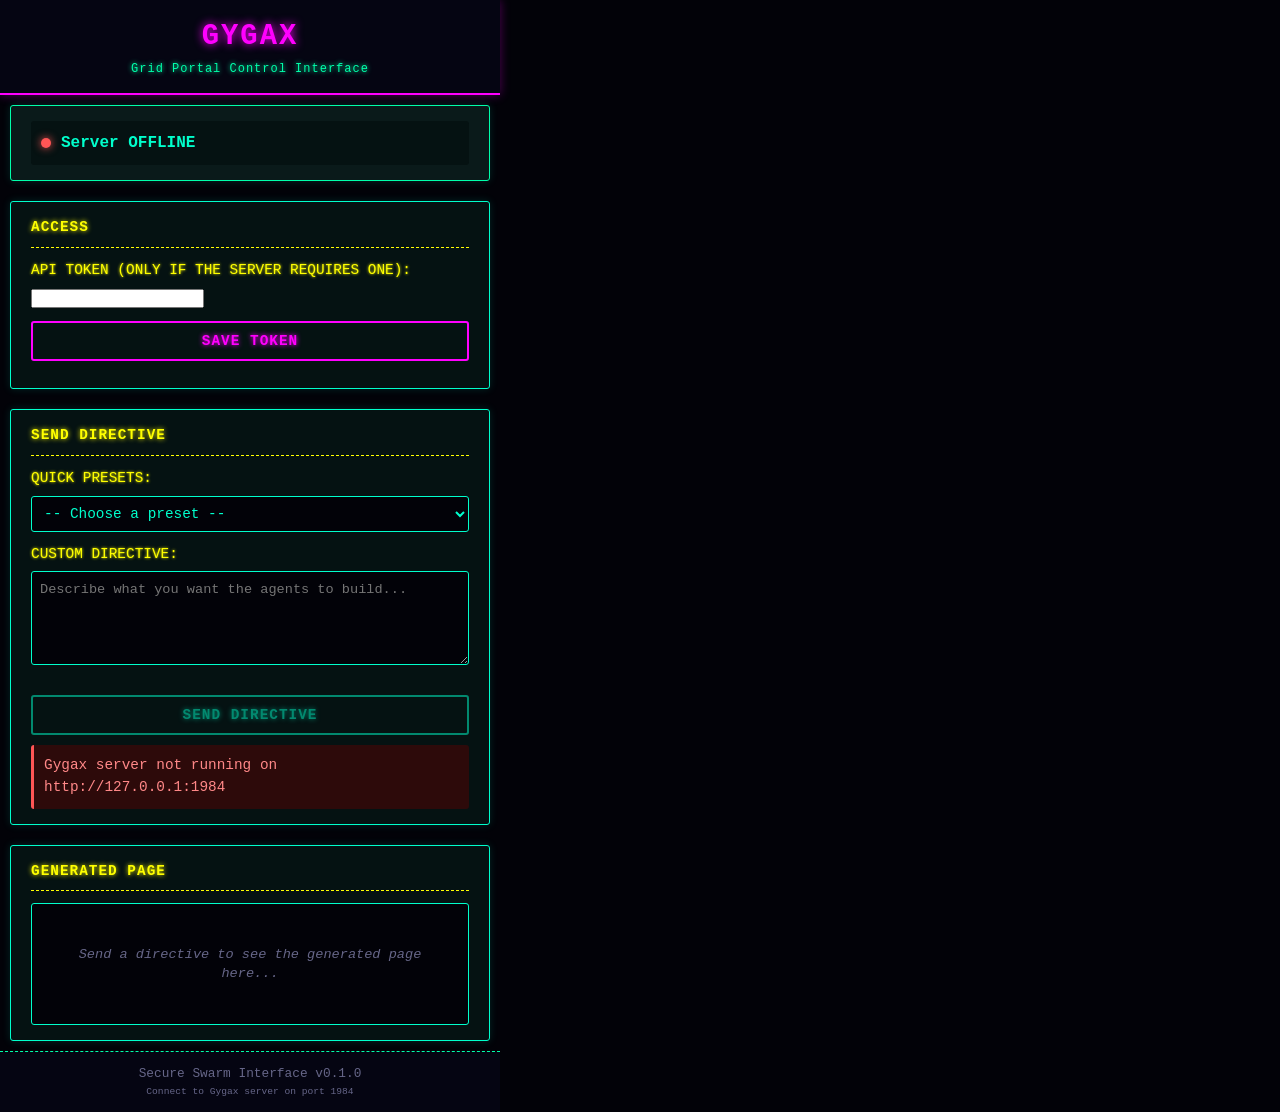
<file: chrome-extension/popup.html>
<!DOCTYPE html>
<html lang="en">
<head>
    <meta charset="UTF-8">
    <meta name="viewport" content="width=device-width, initial-scale=1.0">
    <title>Gygax Grid Portal</title>
    <link rel="stylesheet" href="css/popup.css">
</head>
<body>
    <div class="container">
        <header>
            <h1>GYGAX</h1>
            <p class="subtitle">Grid Portal Control Interface</p>
        </header>

        <section class="status-panel">
            <div class="status-indicator" id="serverStatus">
                <span class="status-dot offline"></span>
                <span class="status-text">Checking server...</span>
            </div>
            <div class="status-details" id="statusDetails" style="display: none;">
                <p>Server: <code id="serverAddress">127.0.0.1:1984</code></p>
            </div>
        </section>

        <section class="directive-panel">
            <h2>Access</h2>
            <div class="form-group">
                <label for="tokenInput">API token (only if the server requires one):</label>
                <input type="password" id="tokenInput" autocomplete="off" />
                <button id="saveToken" class="btn-secondary">Save token</button>
            </div>
        </section>

        <section class="directive-panel">
            <h2>Send Directive</h2>
            <div class="form-group">
                <label for="directiveSelect">Quick Presets:</label>
                <select id="directiveSelect">
                    <option value="">-- Choose a preset --</option>
                    <option value="robotron">Create Robotron Game Page</option>
                    <option value="tron">TRON Grid Interface</option>
                    <option value="custom">Custom Directive</option>
                </select>
            </div>

            <div class="form-group">
                <label for="directiveText">Custom Directive:</label>
                <textarea
                    id="directiveText"
                    placeholder="Describe what you want the agents to build..."
                    rows="4"
                ></textarea>
            </div>

            <button id="sendButton" class="btn-primary">
                <span class="btn-text">Send Directive</span>
                <span class="btn-spinner" style="display: none;">⟳</span>
            </button>

            <div id="errorMessage" class="error-message" style="display: none;"></div>
            <div id="successMessage" class="success-message" style="display: none;"></div>
        </section>

        <section class="response-panel">
            <h2>Generated Page</h2>
            <div id="responseContainer" class="response-container">
                <p class="placeholder">Send a directive to see the generated page here...</p>
            </div>
            <button id="openButton" class="btn-secondary" style="display: none;">
                Open in New Tab
            </button>
        </section>

        <footer>
            <p>Secure Swarm Interface v0.1.0</p>
            <p class="footer-hint">Connect to Gygax server on port 1984</p>
        </footer>
    </div>

    <script src="js/popup.js"></script>
</body>
</html>
</file>
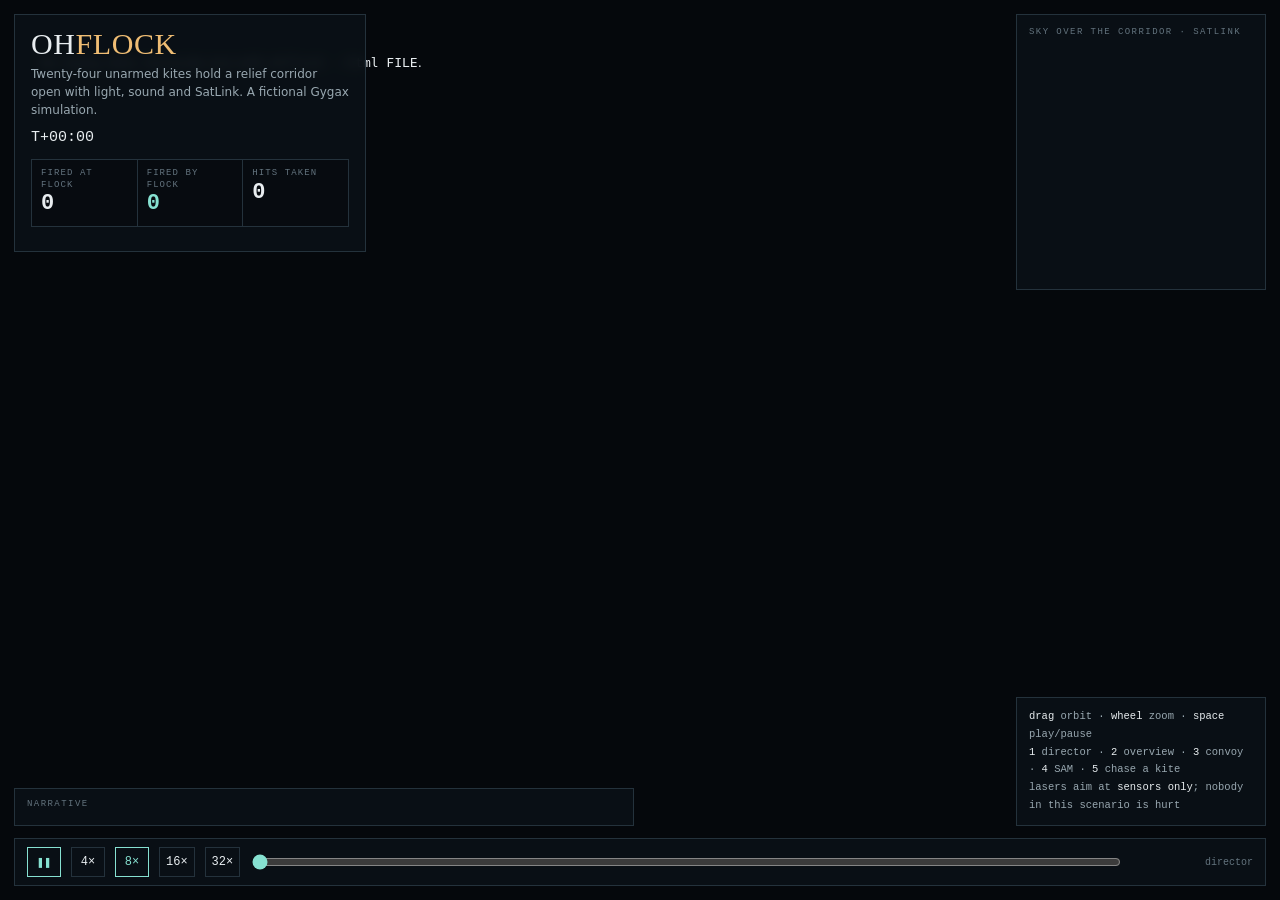
<file: examples/ohflock/viewer.html>
<!doctype html>
<html lang="en">
<head>
<meta charset="utf-8">
<meta name="viewport" content="width=device-width, initial-scale=1">
<title>OHFLOCK · Gygax</title>
<style>
  :root {
    --ink: #e8edf0; --muted: #99a8b1; --dim: #63737e; --night: #05080c; --panel: #0b1117e6; --line: #24323c;
    --cyan: #86e1d1; --gold: #efbd74; --red: #ee897f; --r: #ff4d5e; --g: #4dff9a; --b: #5aa8ff; --w: #fff3d6;
    --mono: "SFMono-Regular", Consolas, "Liberation Mono", "DejaVu Sans Mono", monospace;
    --serif: "Iowan Old Style", "Palatino Linotype", "Book Antiqua", Georgia, serif;
    --sans: Inter, ui-sans-serif, system-ui, -apple-system, "Segoe UI", sans-serif;
  }
  * { box-sizing: border-box; }
  html, body { margin: 0; height: 100%; overflow: hidden; background: var(--night); color: var(--ink); font: 13px/1.5 var(--sans); }
  canvas#scene { position: fixed; inset: 0; width: 100%; height: 100%; cursor: grab; }
  canvas#scene:active { cursor: grabbing; }
  .panel { position: fixed; background: var(--panel); border: 1px solid var(--line); backdrop-filter: blur(6px); }
  #title { top: 14px; left: 14px; padding: 14px 16px 12px; width: 352px; }
  #title h1 { margin: 0; font: 400 30px/1 var(--serif); letter-spacing: .02em; }
  #title h1 span { color: var(--gold); }
  #title .sub { margin-top: 6px; color: var(--muted); font-size: 12px; }
  #clock { margin-top: 10px; font: 500 15px/1.2 var(--mono); font-variant-numeric: tabular-nums; }
  #clock small { color: var(--dim); font-size: 11px; }
  .big { display: grid; grid-template-columns: 1fr 1fr 1fr; gap: 1px; margin-top: 12px; background: var(--line); border: 1px solid var(--line); }
  .big div { padding: 8px 9px; background: #070b10; }
  .big span { display: block; color: var(--dim); font: 9px/1.3 var(--mono); letter-spacing: .12em; text-transform: uppercase; }
  .big strong { display: block; font: 600 22px/1.2 var(--mono); font-variant-numeric: tabular-nums; }
  #zero { color: var(--cyan); }
  #outcomes { margin-top: 12px; }
  .bar { display: grid; grid-template-columns: 112px 1fr 34px; gap: 8px; align-items: center; font: 10.5px/1.9 var(--mono); color: var(--muted); }
  .bar i { display: block; height: 6px; background: var(--c); border-radius: 1px; transition: width .2s; }
  .bar b { color: var(--ink); font-weight: 500; text-align: right; font-variant-numeric: tabular-nums; }
  #state { top: 14px; right: 14px; width: 250px; padding: 12px; }
  #state h2, #log h2 { margin: 0 0 6px; color: var(--dim); font: 9px var(--mono); letter-spacing: .16em; text-transform: uppercase; }
  #sky { display: block; width: 226px; height: 226px; }
  .chip { display: inline-block; margin: 6px 4px 0 0; padding: 2px 6px; border: 1px solid var(--line); color: var(--muted); font: 10px var(--mono); }
  .chip.on { border-color: var(--c, var(--cyan)); color: var(--ink); }
  #nav { margin-top: 8px; font: 11px/1.6 var(--mono); color: var(--muted); }
  #nav b { color: var(--ink); font-weight: 500; }
  #log { left: 14px; bottom: 74px; width: min(620px, calc(100% - 28px)); padding: 10px 12px; max-height: 172px; overflow: hidden; }
  #log div { font: 11.5px/1.55 var(--mono); color: var(--muted); white-space: nowrap; overflow: hidden; text-overflow: ellipsis; }
  #log div b { font-weight: 500; }
  #log .brain b { color: var(--cyan); } #log .opfor b { color: var(--red); } #log .sky b { color: var(--gold); } #log .outcome b { color: var(--ink); } #log .order b { color: var(--gold); }
  #controls { left: 14px; right: 14px; bottom: 14px; height: 48px; display: flex; align-items: center; gap: 10px; padding: 0 12px; }
  #controls button { cursor: pointer; min-width: 34px; height: 30px; border: 1px solid var(--line); background: transparent; color: var(--ink); font: 12px var(--mono); }
  #controls button.on { border-color: var(--cyan); color: var(--cyan); }
  #seek { flex: 1; accent-color: var(--cyan); }
  #camname { color: var(--dim); font: 10px var(--mono); min-width: 120px; text-align: right; }
  #caption { position: fixed; left: 50%; top: 18px; transform: translateX(-50%); max-width: min(560px, 46vw); text-align: center; font: 400 17px/1.35 var(--serif); color: #f1ead9; text-shadow: 0 1px 12px #000; pointer-events: none; transition: opacity .6s; }
  #help { position: fixed; right: 14px; bottom: 74px; width: 250px; padding: 10px 12px; font: 10.5px/1.7 var(--mono); color: var(--muted); }
  #help b { color: var(--ink); font-weight: 500; }
  @media (max-width: 900px) { #state, #help { display: none; } #title { width: calc(100% - 28px); } #log { display: none; } #caption { display: none; } }
</style>
</head>
<body>
<canvas id="scene" aria-label="A 3D replay of the OHFLOCK simulation"></canvas>

<section id="title" class="panel">
  <h1>OH<span>FLOCK</span></h1>
  <div class="sub">Twenty-four unarmed kites hold a relief corridor open with light, sound and SatLink. A fictional Gygax simulation.</div>
  <div id="clock">T+00:00 <small></small></div>
  <div class="big">
    <div><span>Fired at flock</span><strong id="shots">0</strong></div>
    <div><span>Fired by flock</span><strong id="zero">0</strong></div>
    <div><span>Hits taken</span><strong id="hits">0</strong></div>
  </div>
  <div id="outcomes"></div>
</section>

<section id="state" class="panel">
  <h2>Sky over the corridor · SatLink</h2>
  <canvas id="sky" width="452" height="452"></canvas>
  <div id="chips"></div>
  <div id="nav"></div>
</section>

<section id="log" class="panel"><h2>Narrative</h2><div id="lines"></div></section>
<div id="caption"></div>
<section id="help" class="panel">
  <b>drag</b> orbit · <b>wheel</b> zoom · <b>space</b> play/pause<br>
  <b>1</b> director · <b>2</b> overview · <b>3</b> convoy · <b>4</b> SAM · <b>5</b> chase a kite<br>
  lasers aim at <b>sensors only</b>; nobody in this scenario is hurt
</section>

<section id="controls" class="panel">
  <button id="play" class="on" title="Play or pause (space)">❚❚</button>
  <button data-speed="4">4×</button><button data-speed="8" class="on">8×</button><button data-speed="16">16×</button><button data-speed="32">32×</button>
  <input id="seek" type="range" min="0" max="1000" value="0" aria-label="Seek">
  <span id="camname">director</span>
</section>

<script>
window.OHFLOCK = /*OHFLOCK_DATA*/null;
</script>
<script>
(() => {
  "use strict";
  const D = window.OHFLOCK;
  const $ = (s) => document.querySelector(s);
  if (!D) { document.body.insertAdjacentHTML("beforeend", "<p style='padding:40px'>No replay data. Generate one with <code>ohflock --html FILE</code>.</p>"); return; }
  const U = D.meta.units, S = D.meta.strings, F = D.frames, E = D.events;
  const T0 = F[0].t, T1 = F[F.length - 1].t;
  const kindOf = U.map(u => u.kind);
  const colours = { R: "#ff4d5e", G: "#4dff9a", B: "#5aa8ff", E: "#fff3d6", W: "#fff3d6" };
  const OUT = ["in flight", "hit", "notched", "outmanoeuvred", "dazzled", "phantom", "decoy spot", "lost lock", "spent"];
  const OUTC = ["#888888", "#ee897f", "#5aa8ff", "#c79bff", "#ff4d5e", "#efbd74", "#4dff9a", "#86e1d1", "#666666"];
  const WEAP = ["IR missile", "radar missile", "SAM (radar)", "SAM (optical)", "cannon", "AAA", "laser-guided bomb"];

  // ---- terrain: deterministic dunes ---------------------------------------------------------
  const N = 60, HALF = 22000, RELIEF = 2.4; // dune relief exaggerated for legibility at this scale
  function hash(x, y) { const s = Math.sin(x * 127.1 + y * 311.7) * 43758.5453; return s - Math.floor(s); }
  function noise(x, y) {
    const xi = Math.floor(x), yi = Math.floor(y), xf = x - xi, yf = y - yi;
    const u = xf * xf * (3 - 2 * xf), v = yf * yf * (3 - 2 * yf);
    const a = hash(xi, yi), b = hash(xi + 1, yi), c = hash(xi, yi + 1), d = hash(xi + 1, yi + 1);
    return a + (b - a) * u + (c - a) * v + (a - b - c + d) * u * v;
  }
  function ground(x, y) {
    // Long seif dunes running north-west, flattened along the road.
    const ridge = Math.pow(Math.abs(Math.sin((x * 0.8 + y * 0.6) / 1300 + noise(x / 4000, y / 4000) * 2.4)), 2.2) * 95;
    const swell = noise(x / 6000 + 9, y / 6000 + 3) * 70 + noise(x / 1500, y / 1500) * 12;
    const road = Math.min(1, Math.abs(x) / 900);
    return ((ridge + swell) * (0.25 + 0.75 * road) - 30) * RELIEF;
  }
  const grid = [];
  for (let j = 0; j <= N; j++) { grid.push([]); for (let i = 0; i <= N; i++) { const x = -HALF + 2 * HALF * i / N, y = -HALF + 2 * HALF * j / N; grid[j].push([x, y, ground(x, y)]); } }
  // Contours (marching squares on the height grid, once): the topographic linework that makes dunes legible at night.
  const contours = [];
  for (let level = -60; level <= 400; level += 30) {
    for (let j = 0; j < N; j++) for (let i = 0; i < N; i++) {
      const c = [grid[j][i], grid[j][i + 1], grid[j + 1][i + 1], grid[j + 1][i]];
      const pts = [];
      for (let e = 0; e < 4; e++) {
        const a = c[e], b = c[(e + 1) % 4];
        if ((a[2] - level) * (b[2] - level) < 0) { const k = (level - a[2]) / (b[2] - a[2]); pts.push([a[0] + (b[0] - a[0]) * k, a[1] + (b[1] - a[1]) * k, level + 3]); }
      }
      if (pts.length >= 2) contours.push([pts[0], pts[1], level]);
      if (pts.length === 4) contours.push([pts[2], pts[3], level]);
    }
  }
  const stars = Array.from({ length: 420 }, (_, i) => ({ az: hash(i, 3) * 360, el: Math.pow(hash(i, 7), 0.7) * 88 + 1, m: 0.25 + hash(i, 11) * 0.75 }));

  // ---- camera ---------------------------------------------------------------------------------
  const canvas = $("#scene"), ctx = canvas.getContext("2d");
  let W = 0, H = 0, DPR = 1;
  function resize() { DPR = Math.min(devicePixelRatio || 1, 2); W = innerWidth; H = innerHeight; canvas.width = W * DPR; canvas.height = H * DPR; ctx.setTransform(DPR, 0, 0, DPR, 0, 0); }
  addEventListener("resize", resize); resize();
  const cam = { yaw: -0.55, pitch: 0.26, dist: 14000, target: [0, 0, 400], fov: 1.0, mode: "director", kite: 7, userUntil: 0 };
  let eye = [0, 0, 0], basis = null;
  function setupCamera() {
    const cp = Math.cos(cam.pitch);
    eye = [cam.target[0] + Math.sin(cam.yaw) * cp * cam.dist, cam.target[1] - Math.cos(cam.yaw) * cp * cam.dist, cam.target[2] + Math.sin(cam.pitch) * cam.dist];
    const f = norm([cam.target[0] - eye[0], cam.target[1] - eye[1], cam.target[2] - eye[2]]);
    const r = norm([f[1], -f[0], 0]);
    const u = [r[1] * f[2] - r[2] * f[1], r[2] * f[0] - r[0] * f[2], r[0] * f[1] - r[1] * f[0]];
    basis = { f, r, u };
  }
  function norm(v) { const n = Math.hypot(v[0], v[1], v[2]) || 1; return [v[0] / n, v[1] / n, v[2] / n]; }
  function project(p) {
    const d = [p[0] - eye[0], p[1] - eye[1], p[2] - eye[2]];
    const z = d[0] * basis.f[0] + d[1] * basis.f[1] + d[2] * basis.f[2];
    if (z < 50) return null;
    const s = (H * 0.5) / Math.tan(cam.fov / 2) / z;
    return [W / 2 + (d[0] * basis.r[0] + d[1] * basis.r[1] + d[2] * basis.r[2]) * s, H / 2 - (d[0] * basis.u[0] + d[1] * basis.u[1] + d[2] * basis.u[2]) * s, z, s];
  }
  function skyDir(azDeg, elDeg) { // a direction on the celestial sphere, drawn far away
    const a = azDeg * Math.PI / 180, e = elDeg * Math.PI / 180, R = 900000;
    return [eye[0] + Math.sin(a) * Math.cos(e) * R, eye[1] + Math.cos(a) * Math.cos(e) * R, eye[2] + Math.sin(e) * R];
  }

  // ---- interpolation ----------------------------------------------------------------------------
  function frameAt(t) {
    let lo = 0, hi = F.length - 1;
    while (hi - lo > 1) { const m = (lo + hi) >> 1; if (F[m].t <= t) lo = m; else hi = m; }
    const a = F[lo], b = F[hi], k = b.t > a.t ? Math.max(0, Math.min(1, (t - a.t) / (b.t - a.t))) : 0;
    return { a, b, k, i: lo };
  }
  const lerp = (x, y, k) => x + (y - x) * k;
  function unitPos(fr, i) { const p = fr.a.u[i], q = fr.b.u[i]; return [lerp(p[0], q[0], fr.k), lerp(p[1], q[1], fr.k), lerp(p[2], q[2], fr.k)]; }
  function landPos(p) { return [p[0], p[1], p[2] + Math.max(0, ground(p[0], p[1]))]; }

  // ---- drawing ------------------------------------------------------------------------------------
  function drawSky(fr) {
    const g = ctx.createLinearGradient(0, 0, 0, H);
    g.addColorStop(0, "#02040a"); g.addColorStop(0.45, "#081120"); g.addColorStop(0.62, "#1a1e2a"); g.addColorStop(1, "#1a1e28");
    ctx.fillStyle = g; ctx.fillRect(0, 0, W, H);
    for (const s of stars) {
      const p = project(skyDir(s.az, s.el)); if (!p) continue;
      ctx.fillStyle = `rgba(220,230,255,${0.25 + 0.55 * s.m})`; ctx.fillRect(p[0], p[1], s.m * 1.6, s.m * 1.6);
    }
    // Satellites, where SatLink says they are, drawn on the sky.
    for (const k of fr.a.k) {
      const p = project(skyDir(k[2], k[1])); if (!p) continue;
      const relay = k[3] === 1, link = relay && k[1] >= 25;
      ctx.fillStyle = relay ? (link ? "#86e1d1" : "#86e1d188") : "#ee897f";
      ctx.beginPath(); ctx.arc(p[0], p[1], link || !relay ? 3 : 2, 0, 7); ctx.fill();
      if (link || !relay) { ctx.font = "10px ui-monospace, monospace"; ctx.fillText(k[0], p[0] + 6, p[1] - 4); }
    }
  }
  // Moonlight from the south-east, 35 degrees up; distance fog fades the desert into the horizon glow.
  const MOON = norm([0.55, -0.55, 0.62]);
  const FOG = [26, 30, 40];
  function shade(nrm, z, h) {
    const lit = Math.max(0, nrm[0] * MOON[0] + nrm[1] * MOON[1] + nrm[2] * MOON[2]);
    const v = 0.08 + 0.92 * Math.pow(lit, 2.2);
    const base = [12 + 92 * v + h * 0.02, 15 + 84 * v + h * 0.015, 26 + 84 * v];
    const f = 1 - Math.exp(-z / 30000);
    return `rgb(${Math.round(base[0] + (FOG[0] - base[0]) * f)},${Math.round(base[1] + (FOG[1] - base[1]) * f)},${Math.round(base[2] + (FOG[2] - base[2]) * f)})`;
  }
  function drawGround() {
    const quads = [];
    for (let j = 0; j < N; j++) for (let i = 0; i < N; i++) {
      const a = grid[j][i], b = grid[j][i + 1], c = grid[j + 1][i + 1], d = grid[j + 1][i];
      const pa = project(a), pb = project(b), pc = project(c), pd = project(d);
      if (!pa || !pb || !pc || !pd) continue;
      const step = 2 * HALF / N;
      const nrm = norm([((a[2] - b[2]) + (d[2] - c[2])) / 2, ((a[2] - d[2]) + (b[2] - c[2])) / 2, step]);
      const z = (pa[2] + pc[2]) / 2;
      quads.push([z, pa, pb, pc, pd, shade(nrm, z, a[2])]);
    }
    quads.sort((x, y) => y[0] - x[0]);
    for (const q of quads) {
      ctx.fillStyle = q[5]; ctx.strokeStyle = q[5]; ctx.lineWidth = 0.6; // stroke in the fill colour hides seams
      ctx.beginPath(); ctx.moveTo(q[1][0], q[1][1]); ctx.lineTo(q[2][0], q[2][1]); ctx.lineTo(q[3][0], q[3][1]); ctx.lineTo(q[4][0], q[4][1]); ctx.closePath(); ctx.fill(); ctx.stroke();
    }
    // Contour lines, brighter on the high ground and fading with distance.
    ctx.lineWidth = 1;
    for (const [a3, b3, level] of contours) {
      const a = project(a3), b = project(b3); if (!a || !b) continue;
      const f = Math.exp(-a[2] / 26000), k = 0.05 + 0.13 * Math.min(1, Math.max(0, level / 260));
      ctx.strokeStyle = `rgba(134,225,209,${(k * f).toFixed(3)})`; ctx.beginPath(); ctx.moveTo(a[0], a[1]); ctx.lineTo(b[0], b[1]); ctx.stroke();
    }
    // The road.
    ctx.strokeStyle = "rgba(239,189,116,0.35)"; ctx.lineWidth = 1.5; ctx.setLineDash([6, 6]); ctx.beginPath();
    let first = true;
    for (let y = -HALF; y <= HALF; y += 500) { const p = project([0, y, ground(0, y) + 2]); if (!p) { first = true; continue; } if (first) ctx.moveTo(p[0], p[1]); else ctx.lineTo(p[0], p[1]); first = false; }
    ctx.stroke(); ctx.setLineDash([]);
  }
  function glowDot(p, r, col, alpha = 1) {
    const g = ctx.createRadialGradient(p[0], p[1], 0, p[0], p[1], r * 3.2);
    g.addColorStop(0, col); g.addColorStop(0.35, col + "aa"); g.addColorStop(1, col + "00");
    ctx.globalAlpha = alpha; ctx.fillStyle = g; ctx.beginPath(); ctx.arc(p[0], p[1], r * 3.2, 0, 7); ctx.fill(); ctx.globalAlpha = 1;
  }
  function drawJet(p, heading, col, size) {
    const c = Math.cos(heading), s = Math.sin(heading), pts = [[1.2, 0], [-0.8, 0.75], [-0.45, 0], [-0.8, -0.75]];
    ctx.fillStyle = col; ctx.beginPath();
    pts.forEach(([x, y], i) => { const X = p[0] + (x * c - y * s) * size, Y = p[1] - (x * s + y * c) * size; if (i) ctx.lineTo(X, Y); else ctx.moveTo(X, Y); });
    ctx.closePath(); ctx.fill();
    glowDot([p[0] - c * size * 0.9, p[1] + s * size * 0.9], size * 0.35, "#ffb35c", 0.9); // afterburner
  }
  const trails = new Map();
  let lastT = -1;
  function drawScene(t) {
    const fr = frameAt(t);
    setupCamera();
    drawSky(fr);
    drawGround();
    ctx.globalCompositeOperation = "source-over";
    const items = [];
    for (let i = 0; i < U.length; i++) {
      const row = fr.a.u[i]; if (!row[3] && !fr.b.u[i][3]) continue;
      const kind = kindOf[i];
      let p = unitPos(fr, i);
      if (kind === "truck" || kind === "SAM battery" || kind === "AAA gun" || kind === "acoustic array" || kind === "GNSS jammer") p = landPos(p);
      else p[2] += Math.max(0, ground(p[0], p[1]));
      const s = project(p); if (!s) continue;
      items.push([s[2], i, s, p]);
    }
    items.sort((x, y) => y[0] - x[0]);
    // Drop lines and units.
    for (const [, i, s, p] of items) {
      const u = U[i], kind = kindOf[i];
      if (kind === "kite") {
        const g = project([p[0], p[1], ground(p[0], p[1])]);
        if (g) { ctx.strokeStyle = "rgba(255,255,255,0.05)"; ctx.beginPath(); ctx.moveTo(s[0], s[1]); ctx.lineTo(g[0], g[1]); ctx.stroke(); }
        glowDot(s, Math.min(4.5, Math.max(1.6, s[3] * 60)), colours[u.section] || "#fff");
      } else if (kind === "fighter" || kind === "strike jet") {
        const q = fr.b.u[i], h = Math.atan2(q[1] - fr.a.u[i][1], q[0] - fr.a.u[i][0]);
        const sp = project([p[0] + Math.cos(h) * 100, p[1] + Math.sin(h) * 100, p[2]]);
        const sh = sp ? Math.atan2(-(sp[1] - s[1]), sp[0] - s[0]) : h;
        drawJet(s, sh, kind === "fighter" ? "#d88a5a" : "#c96b6b", Math.min(16, Math.max(5, s[3] * 260)));
        ctx.fillStyle = "#ee897fcc"; ctx.font = "10px ui-monospace, monospace"; ctx.fillText(u.call, s[0] + 9, s[1] - 7 - (u.id % 4) * 11);
      } else if (kind === "truck") {
        const r = Math.min(6, Math.max(2, s[3] * 40));
        ctx.fillStyle = "#efbd74"; ctx.fillRect(s[0] - r, s[1] - r * 0.6, r * 2, r * 1.2);
        glowDot([s[0], s[1] - r], r * 0.6, "#fff6d0", 0.8);
      } else if (kind === "SAM battery") {
        ctx.strokeStyle = "#ee897f"; ctx.lineWidth = 1.5; ctx.beginPath();
        for (let k = 0; k < 6; k++) { const a = k * Math.PI / 3, r = Math.max(5, s[3] * 300); ctx.lineTo(s[0] + Math.cos(a) * r, s[1] + Math.sin(a) * r * 0.5); }
        ctx.closePath(); ctx.stroke(); ctx.fillStyle = "#ee897fcc"; ctx.font = "10px ui-monospace, monospace"; ctx.fillText("SAM", s[0] + 10, s[1] - 6);
      } else if (kind === "AAA gun") {
        const r = Math.max(3, s[3] * 120); ctx.fillStyle = "#ee897f"; ctx.fillRect(s[0] - r, s[1] - r * 0.5, r * 2, r);
        ctx.fillStyle = "#ee897faa"; ctx.font = "10px ui-monospace, monospace"; ctx.fillText(u.call, s[0] + 8, s[1] + 12);
      } else if (kind === "acoustic array") {
        ctx.strokeStyle = "#efbd7488"; ctx.lineWidth = 1;
        for (let k = 1; k <= 2; k++) { ctx.beginPath(); ctx.arc(s[0], s[1], k * 4, Math.PI * 1.1, Math.PI * 1.9); ctx.stroke(); }
      } else if (kind === "GNSS jammer" && t >= 75) {
        const pulse = (t * 1.3) % 1;
        ctx.strokeStyle = `rgba(238,137,127,${0.35 * (1 - pulse)})`; ctx.beginPath(); ctx.arc(s[0], s[1], 8 + pulse * 60, 0, 7); ctx.stroke();
        ctx.fillStyle = "#ee897faa"; ctx.font = "10px ui-monospace, monospace"; ctx.fillText("GNSS JAMMER", s[0] + 8, s[1] - 6);
      }
    }
    ctx.globalCompositeOperation = "lighter";
    // Thrown sound: rings expanding from each phantom.
    for (const ph of fr.a.p) {
      const p = [ph[0], ph[1], ph[2] + Math.max(0, ground(ph[0], ph[1]))], s = project(p); if (!s) continue;
      for (let k = 0; k < 3; k++) {
        const ph2 = ((t * 0.9 + k / 3) % 1), r = Math.max(4, s[3] * 380) * (0.2 + ph2);
        ctx.strokeStyle = `rgba(239,189,116,${0.55 * (1 - ph2)})`; ctx.lineWidth = 1.2; ctx.beginPath(); ctx.ellipse(s[0], s[1], r, r * 0.55, 0, 0, 7); ctx.stroke();
      }
      ctx.fillStyle = "#efbd74"; ctx.font = "10px ui-monospace, monospace"; ctx.fillText("♪", s[0] - 3, s[1] + 3);
    }
    // Lasers.
    for (const bm of fr.a.b) {
      const from = U.findIndex(u => u.id === bm[0]); if (from < 0) continue;
      const p0 = unitPos(fr, from); p0[2] += Math.max(0, ground(p0[0], p0[1]));
      const p1 = [bm[1], bm[2], bm[3] + Math.max(0, ground(bm[1], bm[2]))];
      const a = project(p0), b = project(p1); if (!a || !b) continue;
      const col = colours[bm[4]] || "#fff";
      const flick = 0.75 + 0.25 * Math.sin(t * 40 + bm[0]);
      ctx.strokeStyle = col; ctx.globalAlpha = 0.22 * flick; ctx.lineWidth = 6; ctx.beginPath(); ctx.moveTo(a[0], a[1]); ctx.lineTo(b[0], b[1]); ctx.stroke();
      ctx.globalAlpha = 0.95 * flick; ctx.lineWidth = 1.2; ctx.stroke(); ctx.globalAlpha = 1;
      glowDot(b, 3, col, 0.9);
    }
    // Shots: streaks with fading trails, and how each one ended.
    if (Math.abs(t - lastT) > 3) trails.clear();
    lastT = t;
    const seen = new Set();
    for (const sh of fr.a.s) {
      const nxt = fr.b.s.find(x => x[0] === sh[0]);
      const p = nxt && sh[5] < 0 ? [lerp(sh[2], nxt[2], fr.k), lerp(sh[3], nxt[3], fr.k), lerp(sh[4], nxt[4], fr.k)] : [sh[2], sh[3], sh[4]];
      p[2] += Math.max(0, ground(p[0], p[1]));
      seen.add(sh[0]);
      const tr = trails.get(sh[0]) || []; tr.push(p); if (tr.length > 26) tr.shift(); trails.set(sh[0], tr);
      const weapon = sh[1], gun = weapon === 4 || weapon === 5;
      const col = gun ? "255,190,110" : weapon === 6 ? "255,120,120" : "255,240,220";
      for (let k = 1; k < tr.length; k++) {
        const a = project(tr[k - 1]), b = project(tr[k]); if (!a || !b) continue;
        ctx.strokeStyle = `rgba(${col},${(k / tr.length) * (gun ? 0.9 : 0.6)})`; ctx.lineWidth = gun ? 1.4 : 2; ctx.beginPath(); ctx.moveTo(a[0], a[1]); ctx.lineTo(b[0], b[1]); ctx.stroke();
      }
      const s = project(p);
      if (s && sh[5] < 0) glowDot(s, gun ? 1.5 : 2.5, gun ? "#ffbe6e" : "#fff0dc");
      if (s && sh[5] >= 0) {
        const outc = sh[5];
        glowDot(s, outc === 1 ? 9 : 5, OUTC[outc], 0.85);
        if (!gun || outc === 1) { ctx.fillStyle = OUTC[outc]; ctx.font = "10px ui-monospace, monospace"; ctx.fillText(OUT[outc], s[0] + 7, s[1] + 3); }
      }
    }
    for (const k of trails.keys()) if (!seen.has(k)) trails.delete(k);
    ctx.globalCompositeOperation = "source-over";
    return fr;
  }

  // ---- HUD ---------------------------------------------------------------------------------------
  const outOrder = [5, 4, 2, 3, 6, 7, 1];
  $("#outcomes").innerHTML = outOrder.map(o => `<div class="bar" style="--c:${OUTC[o]}"><span>${o === 1 ? "hit" : OUT[o]}</span><i id="ob${o}" style="width:0"></i><b id="on${o}">0</b></div>`).join("");
  const skyc = $("#sky"), sctx = skyc.getContext("2d");
  function drawSkyDome(fr) {
    const w = 452, c = w / 2, R = c - 18;
    sctx.clearRect(0, 0, w, w);
    sctx.strokeStyle = "#24323c"; sctx.lineWidth = 2;
    for (const e of [0, 30, 60]) { sctx.beginPath(); sctx.arc(c, c, R * (90 - e) / 90, 0, 7); sctx.stroke(); }
    sctx.strokeStyle = "#86e1d133"; sctx.setLineDash([4, 6]); sctx.beginPath(); sctx.arc(c, c, R * (90 - 25) / 90, 0, 7); sctx.stroke(); sctx.setLineDash([]);
    sctx.fillStyle = "#63737e"; sctx.font = "20px ui-monospace, monospace";
    [["N", 0], ["E", 90], ["S", 180], ["W", 270]].forEach(([l, a]) => { const r = R + 10, x = c + Math.sin(a * Math.PI / 180) * r, y = c - Math.cos(a * Math.PI / 180) * r; sctx.fillText(l, x - 6, y + 7); });
    for (const k of fr.a.k) {
      const r = R * (90 - k[1]) / 90, a = k[2] * Math.PI / 180, x = c + Math.sin(a) * r, y = c - Math.cos(a) * r;
      const relay = k[3] === 1, link = relay && k[1] >= 25;
      sctx.fillStyle = relay ? (link ? "#86e1d1" : "#86e1d177") : "#ee897f";
      sctx.beginPath(); sctx.arc(x, y, link || !relay ? 8 : 5, 0, 7); sctx.fill();
      if (link) { sctx.strokeStyle = "#86e1d199"; sctx.lineWidth = 2; sctx.beginPath(); sctx.moveTo(c, c); sctx.lineTo(x, y); sctx.stroke(); }
      if (link || !relay) { sctx.font = "18px ui-monospace, monospace"; sctx.fillText(k[0] + (relay ? ` ${k[4] > 0 ? "+" : ""}${(k[4] / 1000).toFixed(1)} kHz` : ""), x + 12, y + 6); }
    }
    sctx.fillStyle = "#efbd74"; sctx.beginPath(); sctx.arc(c, c, 5, 0, 7); sctx.fill();
  }
  function hud(t, fr) {
    const h = fr.a.h;
    const sec = Math.max(0, Math.floor(t));
    const utc = new Date((D.meta.startUnix + t) * 1000).toISOString().slice(11, 19);
    $("#clock").innerHTML = `T+${String(Math.floor(sec / 60)).padStart(2, "0")}:${String(sec % 60).padStart(2, "0")} <small>${utc} UTC · ${D.meta.satlink ? "SatLink on" : "WITHOUT SatLink"}</small>`;
    $("#shots").textContent = h.shots; $("#hits").textContent = h.hits;
    const max = Math.max(1, ...outOrder.map(o => h.out[o]));
    for (const o of outOrder) { $("#ob" + o).style.width = (100 * h.out[o] / max).toFixed(1) + "%"; $("#on" + o).textContent = h.out[o]; }
    const relays = fr.a.k.filter(k => k[3] === 1 && k[1] >= 25).length;
    $("#chips").innerHTML =
      `<span class="chip ${h.jam ? "on" : ""}" style="--c:#ee897f">GNSS ${h.jam ? "JAMMED" : "ok"}</span>` +
      `<span class="chip ${relays ? "on" : ""}">relay ${relays ? "link up" : "none overhead"}</span>` +
      `<span class="chip ${h.recon ? "on" : ""}" style="--c:#ee897f">OKULAR-2 ${h.recon ? "OVERHEAD" : "below 30°"}</span>` +
      `<span class="chip ${h.disp ? "on" : ""}" style="--c:#efbd74">${h.disp ? "flock dispersed" : "screen formed"}</span>`;
    $("#nav").innerHTML = `navigation <b>${h.navSrc}</b><br>position error <b>${h.nav} m</b> · kites <b>${24 - h.lost}/24</b> · convoy hits <b>${h.convoyHits}</b>`;
    drawSkyDome(fr);
  }
  let shownEvents = -1;
  function narrative(t) {
    let n = 0; while (n < E.length && E[n][0] <= t) n++;
    if (n === shownEvents) return;
    shownEvents = n;
    const last = E.slice(Math.max(0, n - 7), n);
    $("#lines").innerHTML = last.map(e => `<div class="${e[1]}"><b>T+${String(Math.round(e[0])).padStart(3, "0")}s ${e[1].padEnd(7)}</b> ${e[2].replace(/</g, "&lt;")}</div>`).join("");
    const cap = $("#caption"), latest = last[last.length - 1];
    if (latest && (latest[1] === "brain" || latest[1] === "outcome" || latest[1] === "sky") && t - latest[0] < 10) { cap.textContent = latest[2]; cap.style.opacity = 1; }
    else cap.style.opacity = 0;
  }

  // ---- director: a camera that goes where the story is --------------------------------------------
  function idx(call) { return U.findIndex(u => u.call === call); }
  function director(t, fr) {
    if (performance.now() < cam.userUntil) return;
    const convoy = unitPos(fr, idx("TRUCK 3"));
    if (cam.mode === "overview") { ease([0, convoy[1] * 0.5, 600], 30000, cam.pitch, 0.4); cam.yaw += 0.0006; return; }
    if (cam.mode === "convoy") { ease(convoy, 6500, 0.28, 0.6); cam.yaw += 0.0012; return; }
    if (cam.mode === "sam") { const sam = unitPos(fr, idx("SAM")); ease([lerp(sam[0], convoy[0], 0.45), lerp(sam[1], convoy[1], 0.45), 500], 9000, 0.22, 0.5); return; }
    if (cam.mode === "kite") { const k = unitPos(fr, cam.kite); ease([k[0], k[1], k[2]], 2200, 0.18, 0.9); cam.yaw += 0.002; return; }
    // Director: frame the busiest part of the fight, slowly orbiting.
    let cx = convoy[0], cy = convoy[1], n = 1;
    for (const sh of fr.a.s) if (sh[5] < 0) { cx += sh[2]; cy += sh[3]; n++; }
    const focus = [cx / n * 0.6 + convoy[0] * 0.4, cy / n * 0.6 + convoy[1] * 0.4, 500];
    const busy = fr.a.s.length + fr.a.b.length * 2;
    ease(focus, busy > 8 ? 8000 : 12000, 0.24 + 0.07 * Math.sin(t / 60), 0.25);
    cam.yaw += 0.0009;
  }
  function ease(target, dist, pitch, rate) {
    const k = Math.min(1, rate * 0.05);
    for (let i = 0; i < 3; i++) cam.target[i] += (target[i] - cam.target[i]) * k;
    cam.dist += (dist - cam.dist) * k * 0.6; cam.pitch += (pitch - cam.pitch) * k * 0.4;
  }

  // ---- controls ----------------------------------------------------------------------------------
  let t = T0, speed = 8, playing = true, prev = performance.now();
  const seek = $("#seek");
  $("#play").onclick = () => { playing = !playing; $("#play").textContent = playing ? "❚❚" : "▶"; $("#play").classList.toggle("on", playing); };
  document.querySelectorAll("[data-speed]").forEach(b => b.onclick = () => { speed = +b.dataset.speed; document.querySelectorAll("[data-speed]").forEach(x => x.classList.toggle("on", x === b)); });
  seek.oninput = () => { t = T0 + (T1 - T0) * seek.value / 1000; shownEvents = -1; };
  let drag = null;
  canvas.addEventListener("pointerdown", e => { drag = [e.clientX, e.clientY, cam.yaw, cam.pitch]; canvas.setPointerCapture(e.pointerId); });
  canvas.addEventListener("pointermove", e => { if (!drag) return; cam.yaw = drag[2] - (e.clientX - drag[0]) * 0.005; cam.pitch = Math.max(0.03, Math.min(1.35, drag[3] + (e.clientY - drag[1]) * 0.004)); cam.userUntil = performance.now() + 6000; });
  canvas.addEventListener("pointerup", () => drag = null);
  canvas.addEventListener("wheel", e => { e.preventDefault(); cam.dist = Math.max(1200, Math.min(60000, cam.dist * Math.exp(e.deltaY * 0.0012))); cam.userUntil = performance.now() + 6000; }, { passive: false });
  const modes = { "1": "director", "2": "overview", "3": "convoy", "4": "sam", "5": "kite" };
  addEventListener("keydown", e => {
    if (e.key === " ") { e.preventDefault(); $("#play").click(); }
    if (modes[e.key]) {
      cam.mode = modes[e.key]; cam.userUntil = 0;
      if (cam.mode === "kite") { const alive = U.map((u, i) => i).filter(i => U[i].kind === "kite" && frameAt(t).a.u[i][3]); cam.kite = alive[(alive.indexOf(cam.kite) + 1) % alive.length] ?? cam.kite; }
      $("#camname").textContent = cam.mode === "kite" ? "chasing " + U[cam.kite].call : cam.mode;
    }
  });

  function loop(now) {
    const dt = Math.min(0.1, (now - prev) / 1000); prev = now;
    if (playing) { t += dt * speed; if (t > T1) t = T1; }
    seek.value = Math.round(1000 * (t - T0) / (T1 - T0));
    const fr = frameAt(t);
    director(t, fr);
    drawScene(t);
    hud(t, fr);
    narrative(t);
    requestAnimationFrame(loop);
  }
  requestAnimationFrame(loop);
})();
</script>
</body>
</html>
</file>
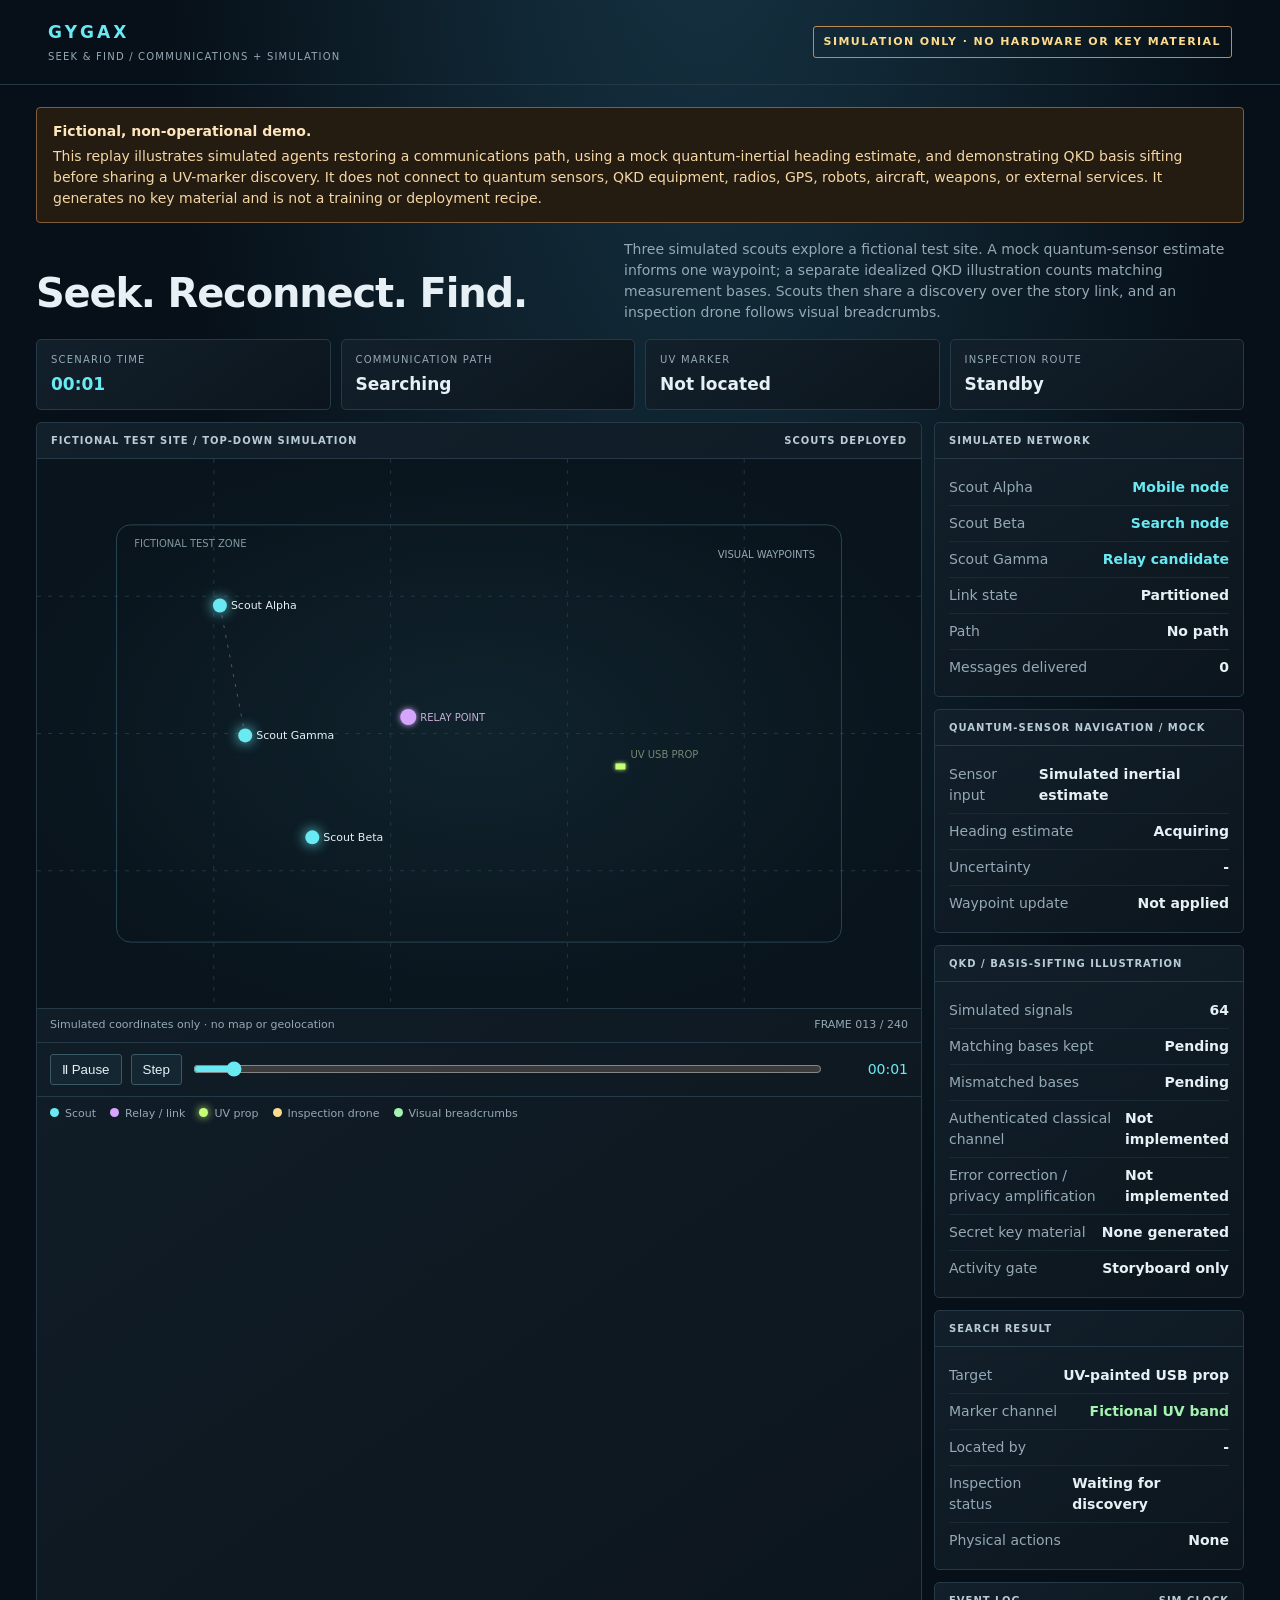
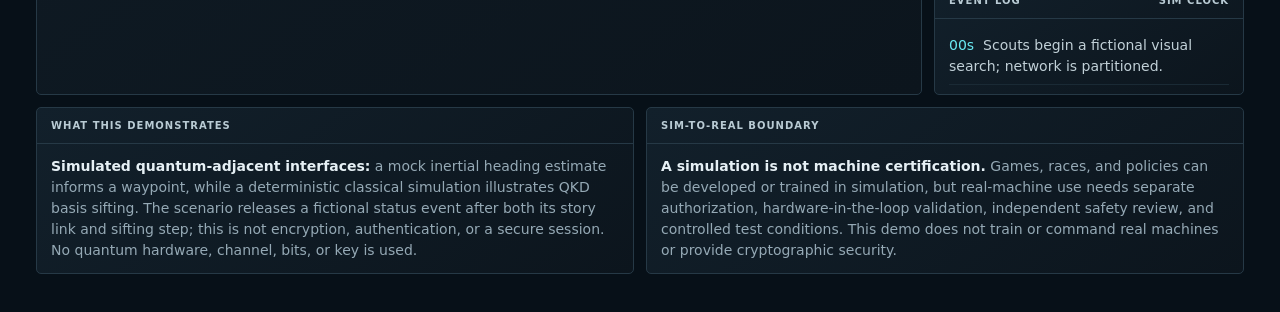
<file: examples/seek_and_find/seek_and_find.html>
<!doctype html>
<html lang="en">
<head>
<meta charset="utf-8">
<meta name="viewport" content="width=device-width,initial-scale=1">
<meta name="description" content="A fictional, non-operational simulation of communication recovery and UV-visible object search.">
<title>GYGAX / SEEK &amp; FIND · SIMULATION ONLY</title>
<style>
:root{color-scheme:dark;--bg:#071018;--panel:#101c26;--line:#263946;--text:#e6f0f5;--muted:#95a9b5;--cyan:#69e9f2;--green:#a4f3b1;--violet:#d6a6ff;--gold:#ffdb8c}
*{box-sizing:border-box}
body{margin:0;background:radial-gradient(ellipse at 55% -20%,#173647 0,transparent 55%),var(--bg);color:var(--text);font:14px/1.5 system-ui,-apple-system,"Segoe UI",sans-serif}
header{padding:20px clamp(16px,4vw,48px);border-bottom:1px solid var(--line);display:flex;justify-content:space-between;align-items:center;gap:18px}
.brand{font-weight:850;letter-spacing:.18em;color:var(--cyan);font-size:17px}.brand small{display:block;color:var(--muted);letter-spacing:.12em;font-size:10px;font-weight:500;margin-top:3px}
.simulation-tag{border:1px solid #bd8b55;color:var(--gold);font-size:11px;font-weight:800;letter-spacing:.13em;padding:7px 10px;border-radius:3px;white-space:nowrap}
main{max-width:1440px;margin:auto;padding:22px clamp(14px,3vw,36px) 38px}
.notice{border:1px solid #815d39;background:#241b11;color:#f5d7a6;padding:13px 16px;border-radius:4px;margin-bottom:16px}.notice strong{color:#ffe6bc}.notice p{margin:4px 0 0}
.intro{display:flex;justify-content:space-between;align-items:end;gap:18px;margin:16px 0}.intro h1{font-size:clamp(25px,4vw,40px);margin:0;letter-spacing:-.03em}.intro p{max-width:620px;color:var(--muted);margin:0}
.metrics{display:grid;grid-template-columns:repeat(4,1fr);gap:10px;margin-bottom:12px}.metric,.panel{background:linear-gradient(145deg,#12202b,#0c151d);border:1px solid var(--line);border-radius:5px}.metric{padding:12px 14px}.label{font-size:10px;color:var(--muted);letter-spacing:.12em;text-transform:uppercase}.value{font-size:17px;font-weight:700;margin-top:5px}.cyan{color:var(--cyan)}.green{color:var(--green)}.violet{color:var(--violet)}
.layout{display:grid;grid-template-columns:minmax(0,1fr) 310px;gap:12px}.panel{overflow:hidden}.panel-title{padding:10px 14px;border-bottom:1px solid var(--line);color:#b9cbd4;letter-spacing:.1em;font-size:10px;font-weight:750;display:flex;justify-content:space-between;gap:8px}
#scene{display:block;width:100%;height:min(61vh,620px);min-height:390px;background:radial-gradient(ellipse at 50% 50%,#10232d,#09141c 76%)}
.map-foot{padding:8px 13px;color:var(--muted);border-top:1px solid var(--line);font-size:11px;display:flex;justify-content:space-between;gap:10px}
.controls{padding:11px 13px;border-top:1px solid var(--line);display:flex;gap:9px;align-items:center}.controls button{border:1px solid #3b5865;background:#142631;color:var(--text);border-radius:3px;padding:7px 11px;cursor:pointer}.controls button:hover{border-color:var(--cyan)}#seek{flex:1;accent-color:var(--cyan)}#clock{min-width:75px;text-align:right;color:var(--cyan);font-variant-numeric:tabular-nums}
.side{display:flex;flex-direction:column;gap:12px}.rows{padding:11px 14px}.row{display:flex;justify-content:space-between;gap:12px;padding:7px 0;border-bottom:1px solid #1a2a35}.row:last-child{border:0}.row span:first-child{color:var(--muted)}.event-log{padding:9px 14px;max-height:235px;overflow:auto}.event{padding:7px 0;border-bottom:1px solid #1a2a35;color:#c1d0d7}.event time{color:var(--cyan);margin-right:9px}
.bottom{display:grid;grid-template-columns:1fr 1fr;gap:12px;margin-top:12px}.bottom p{padding:12px 14px;margin:0;color:var(--muted)}.bottom strong{color:var(--text)}
.legend{display:flex;flex-wrap:wrap;gap:14px;padding:9px 13px;border-top:1px solid var(--line);color:var(--muted);font-size:11px}.dot{display:inline-block;width:9px;height:9px;border-radius:50%;margin-right:6px}
@media(max-width:900px){.layout{grid-template-columns:1fr}.side{display:grid;grid-template-columns:repeat(2,minmax(0,1fr))}.metrics{grid-template-columns:repeat(2,1fr)}#scene{height:55vh}}
@media(max-width:600px){header{align-items:flex-start}.brand small{max-width:185px}.simulation-tag{font-size:9px;padding:6px}.intro{display:block}.intro p{margin-top:7px}.side,.bottom{grid-template-columns:1fr}#scene{min-height:340px;height:48vh}.controls{gap:5px}.controls button{padding:7px}.metric{padding:10px}}
</style>
</head>
<body>
<header>
  <div class="brand">GYGAX<small>SEEK &amp; FIND / COMMUNICATIONS + SIMULATION</small></div>
  <div class="simulation-tag">SIMULATION ONLY · NO HARDWARE OR KEY MATERIAL</div>
</header>
<main>
  <section class="notice" aria-label="Simulation safety notice">
    <strong>Fictional, non-operational demo.</strong>
    <p>This replay illustrates simulated agents restoring a communications path, using a mock quantum-inertial heading estimate, and demonstrating QKD basis sifting before sharing a UV-marker discovery. It does not connect to quantum sensors, QKD equipment, radios, GPS, robots, aircraft, weapons, or external services. It generates no key material and is not a training or deployment recipe.</p>
  </section>
  <section class="intro">
    <div><h1>Seek. Reconnect. Find.</h1></div>
    <p>Three simulated scouts explore a fictional test site. A mock quantum-sensor estimate informs one waypoint; a separate idealized QKD illustration counts matching measurement bases. Scouts then share a discovery over the story link, and an inspection drone follows visual breadcrumbs.</p>
  </section>
  <section class="metrics" aria-label="Simulation status">
    <div class="metric"><div class="label">Scenario time</div><div class="value cyan" id="time-value">00:00</div></div>
    <div class="metric"><div class="label">Communication path</div><div class="value" id="link-value">Searching</div></div>
    <div class="metric"><div class="label">UV marker</div><div class="value" id="find-value">Not located</div></div>
    <div class="metric"><div class="label">Inspection route</div><div class="value" id="route-value">Standby</div></div>
  </section>
  <section class="layout">
    <div class="panel">
      <div class="panel-title"><span>FICTIONAL TEST SITE / TOP-DOWN SIMULATION</span><span id="phase">SCOUTS DEPLOYED</span></div>
      <canvas id="scene" aria-label="Animated top-down simulation site"></canvas>
      <div class="map-foot"><span>Simulated coordinates only · no map or geolocation</span><span id="frame">FRAME 000 / 240</span></div>
      <div class="controls">
        <button id="play" type="button">Ⅱ Pause</button>
        <button id="step" type="button">Step</button>
        <input id="seek" type="range" min="0" max="240" value="0" aria-label="Scenario timeline">
        <span id="clock">00:00</span>
      </div>
      <div class="legend">
        <span><i class="dot" style="background:#69e9f2"></i>Scout</span>
        <span><i class="dot" style="background:#d6a6ff"></i>Relay / link</span>
        <span><i class="dot" style="background:#c5ff76;box-shadow:0 0 8px #c5ff76"></i>UV prop</span>
        <span><i class="dot" style="background:#ffdb8c"></i>Inspection drone</span>
        <span><i class="dot" style="background:#a4f3b1"></i>Visual breadcrumbs</span>
      </div>
    </div>
    <aside class="side">
      <section class="panel"><div class="panel-title">SIMULATED NETWORK</div><div class="rows">
        <div class="row"><span>Scout Alpha</span><b class="cyan">Mobile node</b></div>
        <div class="row"><span>Scout Beta</span><b class="cyan">Search node</b></div>
        <div class="row"><span>Scout Gamma</span><b class="cyan">Relay candidate</b></div>
        <div class="row"><span>Link state</span><b id="network-state">Partitioned</b></div>
        <div class="row"><span>Path</span><b id="network-path">-</b></div>
        <div class="row"><span>Messages delivered</span><b id="messages">0</b></div>
      </div></section>
      <section class="panel"><div class="panel-title">QUANTUM-SENSOR NAVIGATION / MOCK</div><div class="rows">
        <div class="row"><span>Sensor input</span><b>Simulated inertial estimate</b></div>
        <div class="row"><span>Heading estimate</span><b id="sensor-heading">Acquiring</b></div>
        <div class="row"><span>Uncertainty</span><b id="sensor-uncertainty">-</b></div>
        <div class="row"><span>Waypoint update</span><b id="sensor-use">Not applied</b></div>
      </div></section>
      <section class="panel"><div class="panel-title">QKD / BASIS-SIFTING ILLUSTRATION</div><div class="rows">
        <div class="row"><span>Simulated signals</span><b id="qkd-signals">64</b></div>
        <div class="row"><span>Matching bases kept</span><b id="qkd-sifted">-</b></div>
        <div class="row"><span>Mismatched bases</span><b id="qkd-discarded">-</b></div>
        <div class="row"><span>Authenticated classical channel</span><b>Not implemented</b></div>
        <div class="row"><span>Error correction / privacy amplification</span><b>Not implemented</b></div>
        <div class="row"><span>Secret key material</span><b>None generated</b></div>
        <div class="row"><span>Activity gate</span><b id="qkd-gate">Storyboard only</b></div>
      </div></section>
      <section class="panel"><div class="panel-title">SEARCH RESULT</div><div class="rows">
        <div class="row"><span>Target</span><b>UV-painted USB prop</b></div>
        <div class="row"><span>Marker channel</span><b class="green">Fictional UV band</b></div>
        <div class="row"><span>Located by</span><b id="located-by">-</b></div>
        <div class="row"><span>Inspection status</span><b id="inspection">Waiting for link</b></div>
        <div class="row"><span>Physical actions</span><b>None</b></div>
      </div></section>
      <section class="panel"><div class="panel-title">EVENT LOG <span>SIM CLOCK</span></div><div class="event-log" id="events" aria-live="polite"></div></section>
    </aside>
  </section>
  <section class="bottom">
    <div class="panel"><div class="panel-title">WHAT THIS DEMONSTRATES</div><p><strong>Simulated quantum-adjacent interfaces:</strong> a mock inertial heading estimate informs a waypoint, while a deterministic classical simulation illustrates QKD basis sifting. The scenario releases a fictional status event after both its story link and sifting step; this is not encryption, authentication, or a secure session. No quantum hardware, channel, bits, or key is used.</p></div>
    <div class="panel"><div class="panel-title">SIM-TO-REAL BOUNDARY</div><p><strong>A simulation is not machine certification.</strong> Games, races, and policies can be developed or trained in simulation, but real-machine use needs separate authorization, hardware-in-the-loop validation, independent safety review, and controlled test conditions. This demo does not train or command real machines or provide cryptographic security.</p></div>
  </section>
</main>
<script>
"use strict";
const LAST_FRAME=240;
const FRAME_RATE=12;
const SENSOR_HEADING_RADIANS=0.42;
const SENSOR_HEADING_UNCERTAINTY_RADIANS=0.035;
const QKD_SIGNAL_COUNT=64;
const canvas=document.getElementById("scene");
const ctx=canvas.getContext("2d");
const seek=document.getElementById("seek");
const eventsEl=document.getElementById("events");
const eventPlan=[
  [0,"Scouts begin a fictional visual search; network is partitioned."],
  [18,"Mock quantum-inertial heading estimate becomes available to the simulated waypoint planner."],
  [34,"Scout Gamma reaches the marked relay candidate."],
  [38,"Idealized QKD illustration compares bases and discards mismatches; no key material is generated."],
  [50,"Simulated link and storyboard sifting step complete; fictional status event is released."],
  [86,"Scout Beta detects the UV-visible USB prop in the search area."],
  [101,"Discovery coordinates are shared through the simulated link."],
  [122,"Inspection drone begins following the visible breadcrumb trail."],
  [188,"Inspection drone reaches the prop; simulated encounter complete."]
];
let frame=0,playing=true,lastTick=performance.now(),selectedAgent="Scout Beta";
const clamp=(value,min,max)=>Math.max(min,Math.min(max,value));
const mix=(a,b,t)=>a+(b-a)*clamp(t,0,1);
function smooth(start,end,t){const x=clamp((t-start)/(end-start),0,1);return x*x*(3-2*x)}
function makeSiftingCounts(){
  let state=0x47594741;
  const randomBit=()=>{state=(Math.imul(state,1664525)+1013904223)>>>0;return state>>>31};
  let matchingBases=0;
  for(let signal=0;signal<QKD_SIGNAL_COUNT;signal++)if(randomBit()===randomBit())matchingBases++;
  return{matchingBases,discardedBases:QKD_SIGNAL_COUNT-matchingBases};
}
const siftingCounts=makeSiftingCounts();
const sensorWaypoint={x:0.22+Math.cos(SENSOR_HEADING_RADIANS)*0.25,y:0.73-Math.sin(SENSOR_HEADING_RADIANS)*0.25};
function positionAt(keys,t){
  for(let i=1;i<keys.length;i++){
    if(t<=keys[i][0]){
      const [t0,x0,y0]=keys[i-1],[t1,x1,y1]=keys[i];
      const u=smooth(t0,t1,t);
      return{x:mix(x0,x1,u),y:mix(y0,y1,u)};
    }
  }
  const last=keys[keys.length-1];return{x:last[1],y:last[2]};
}
const routes={
  alpha:[[0,0.17,0.25],[50,0.39,0.35],[120,0.42,0.38],[240,0.43,0.39]],
  beta:[[0,0.22,0.73],[30,sensorWaypoint.x,sensorWaypoint.y],[75,0.53,0.57],[86,0.58,0.54],[120,0.57,0.56],[188,0.66,0.56],[240,0.66,0.56]],
  gamma:[[0,0.18,0.51],[34,0.35,0.49],[50,0.42,0.47],[240,0.42,0.47]],
  drone:[[0,0.78,0.22],[120,0.78,0.22],[188,0.66,0.56],[240,0.66,0.56]]
};
function fitCanvas(){
  const rect=canvas.getBoundingClientRect(),dpr=window.devicePixelRatio||1;
  const width=Math.max(1,Math.round(rect.width*dpr)),height=Math.max(1,Math.round(rect.height*dpr));
  if(canvas.width!==width||canvas.height!==height){canvas.width=width;canvas.height=height}
  ctx.setTransform(dpr,0,0,dpr,0,0);
  return{w:rect.width,h:rect.height};
}
function drawAgent(label,p,color,shape="circle"){
  const x=p.x*canvas.clientWidth,y=p.y*canvas.clientHeight;
  ctx.save();ctx.shadowColor=color;ctx.shadowBlur=13;ctx.fillStyle=color;ctx.strokeStyle=color;
  if(shape==="diamond"){ctx.beginPath();ctx.moveTo(x,y-9);ctx.lineTo(x+9,y);ctx.lineTo(x,y+9);ctx.lineTo(x-9,y);ctx.closePath();ctx.fill()}
  else{ctx.beginPath();ctx.arc(x,y,7,0,Math.PI*2);ctx.fill()}
  ctx.shadowBlur=0;ctx.fillStyle="#e6f0f5";ctx.font="11px system-ui";ctx.fillText(label,x+11,y+4);ctx.restore();
}
function draw(){
  const{w,h}=fitCanvas();ctx.clearRect(0,0,w,h);
  ctx.strokeStyle="#203642";ctx.lineWidth=1;ctx.setLineDash([4,7]);
  for(let i=1;i<5;i++){ctx.beginPath();ctx.moveTo(w*i/5,0);ctx.lineTo(w*i/5,h);ctx.stroke()}
  for(let i=1;i<4;i++){ctx.beginPath();ctx.moveTo(0,h*i/4);ctx.lineTo(w,h*i/4);ctx.stroke()}
  ctx.setLineDash([]);
  const site={x:w*.5,y:h*.5};
  ctx.strokeStyle="#294553";ctx.setLineWidth=1;ctx.beginPath();ctx.roundRect(w*.09,h*.12,w*.82,h*.76,14);ctx.stroke();
  ctx.fillStyle="#8298a2";ctx.font="10px system-ui";ctx.fillText("FICTIONAL TEST ZONE",w*.11,h*.16);
  const alpha=positionAt(routes.alpha,frame),beta=positionAt(routes.beta,frame),gamma=positionAt(routes.gamma,frame),drone=positionAt(routes.drone,frame);
  const linked=frame>=50;
  if(linked){
    ctx.save();ctx.strokeStyle="#d6a6ff";ctx.lineWidth=1.5;ctx.globalAlpha=.45+.25*Math.sin(frame/5);ctx.setLineDash([6,5]);
    [[alpha,gamma],[gamma,beta]].forEach(([a,b])=>{ctx.beginPath();ctx.moveTo(a.x*w,a.y*h);ctx.lineTo(b.x*w,b.y*h);ctx.stroke()});
    ctx.restore();
  }else{
    ctx.strokeStyle="#654e69";ctx.setLineDash([3,7]);ctx.beginPath();ctx.moveTo(alpha.x*w,alpha.y*h);ctx.lineTo(gamma.x*w,gamma.y*h);ctx.stroke();ctx.setLineDash([]);
  }
  const breadcrumbs=frame>=122?smooth(122,188,frame):0;
  if(breadcrumbs>0){
    const trail=[[.78,.22],[.75,.30],[.73,.39],[.70,.46],[.66,.56]];
    ctx.save();ctx.globalAlpha=.25+.75*breadcrumbs;ctx.strokeStyle="#a4f3b1";ctx.lineWidth=3;ctx.setLineDash([2,8]);ctx.lineCap="round";ctx.beginPath();
    trail.forEach(([x,y],i)=>i?ctx.lineTo(x*w,y*h):ctx.moveTo(x*w,y*h));ctx.stroke();ctx.restore();
    trail.slice(0,Math.max(1,Math.ceil(breadcrumbs*(trail.length-1)))).forEach(([x,y])=>{ctx.fillStyle="#a4f3b1";ctx.globalAlpha=.85;ctx.beginPath();ctx.arc(x*w,y*h,2.4,0,Math.PI*2);ctx.fill()});ctx.globalAlpha=1;
  }
  const relay={x:w*.42,y:h*.47};
  ctx.fillStyle="#d6a6ff";ctx.shadowColor="#d6a6ff";ctx.shadowBlur=linked?18:6;ctx.beginPath();ctx.arc(relay.x,relay.y,8,0,Math.PI*2);ctx.fill();ctx.shadowBlur=0;
  ctx.fillStyle="#c6b1d6";ctx.font="10px system-ui";ctx.fillText("RELAY POINT",relay.x+12,relay.y+4);
  const drive={x:w*.66,y:h*.56};
  ctx.fillStyle="#c5ff76";ctx.shadowColor="#c5ff76";ctx.shadowBlur=frame>=86?24:4;ctx.fillRect(drive.x-5,drive.y-3,10,6);ctx.shadowBlur=0;
  ctx.fillStyle=frame>=86?"#d5ff9c":"#758674";ctx.fillText("UV USB PROP",drive.x+10,drive.y-8);
  drawAgent("Scout Alpha",alpha,"#69e9f2");
  drawAgent("Scout Beta",beta,"#69e9f2");
  drawAgent("Scout Gamma",gamma,"#69e9f2");
  if(frame>=120)drawAgent("Inspection drone",drone,"#ffdb8c","diamond");
  ctx.fillStyle="#95a9b5";ctx.font="10px system-ui";ctx.fillText("VISUAL WAYPOINTS",w*.77,h*.18);
  updateStatus();
}
function updateStatus(){
  const linked=frame>=50,found=frame>=86,shared=frame>=101,droneMoving=frame>=122,arrived=frame>=188;
  const sensorAvailable=frame>=18;
  const sifted=siftingCounts.matchingBases;
  const seconds=Math.floor(frame/FRAME_RATE),clock=`${String(Math.floor(seconds/60)).padStart(2,"0")}:${String(seconds%60).padStart(2,"0")}`;
  document.getElementById("time-value").textContent=clock;
  document.getElementById("clock").textContent=clock;
  document.getElementById("frame").textContent=`FRAME ${String(frame).padStart(3,"0")} / ${LAST_FRAME}`;
  document.getElementById("link-value").textContent=linked?"Restored":"Searching";
  document.getElementById("link-value").className=`value ${linked?"violet":""}`;
  document.getElementById("find-value").textContent=found?"Located":"Not located";
  document.getElementById("find-value").className=`value ${found?"green":""}`;
  document.getElementById("route-value").textContent=arrived?"Inspection complete":droneMoving?"Following trail":"Standby";
  document.getElementById("phase").textContent=arrived?"SIMULATION COMPLETE":droneMoving?"VISUAL TRAIL FOLLOWING":found?"UV PROP LOCATED":linked?"COMMUNICATIONS RESTORED":"SCOUTS DEPLOYED";
  document.getElementById("network-state").textContent=linked?"Connected":"Partitioned";
  document.getElementById("network-state").className=linked?"green":"";
  document.getElementById("network-path").textContent=linked?"Alpha ⇄ Gamma ⇄ Beta":"No path";
  document.getElementById("messages").textContent=linked?String(Math.min(14,1+Math.floor((frame-50)/10))):"0";
  document.getElementById("sensor-heading").textContent=sensorAvailable?`${(SENSOR_HEADING_RADIANS*180/Math.PI).toFixed(1)}° (simulated)`:"Acquiring";
  document.getElementById("sensor-uncertainty").textContent=sensorAvailable?`±${(SENSOR_HEADING_UNCERTAINTY_RADIANS*180/Math.PI).toFixed(1)}° (simulated)`:"-";
  document.getElementById("sensor-use").textContent=frame>=30?"Waypoint selected":"Not applied";
  document.getElementById("qkd-signals").textContent=String(QKD_SIGNAL_COUNT);
  document.getElementById("qkd-sifted").textContent=frame>=38?`${sifted} / ${QKD_SIGNAL_COUNT}`:"Pending";
  document.getElementById("qkd-discarded").textContent=frame>=38?`${siftingCounts.discardedBases} discarded`:"Pending";
  document.getElementById("qkd-gate").textContent=linked&&sifted>0?"Demo event released":"Storyboard only";
  document.getElementById("located-by").textContent=found?"Scout Beta":"-";
  document.getElementById("inspection").textContent=arrived?"Prop inspected (simulated)":droneMoving?"Following visual markers":shared?"Route shared":"Waiting for discovery";
  eventsEl.innerHTML=eventPlan.filter(([at])=>at<=frame).slice().reverse().map(([at,message])=>`<div class="event"><time>${String(Math.floor(at/FRAME_RATE)).padStart(2,"0")}s</time>${message}</div>`).join("");
  seek.value=String(frame);
}
function advance(){frame=Math.min(LAST_FRAME,frame+1);if(frame===LAST_FRAME)playing=false;document.getElementById("play").textContent=playing?"Ⅱ Pause":"▶ Play";draw()}
document.getElementById("play").addEventListener("click",()=>{playing=!playing;lastTick=performance.now();document.getElementById("play").textContent=playing?"Ⅱ Pause":"▶ Play"});
document.getElementById("step").addEventListener("click",advance);
seek.addEventListener("input",()=>{frame=Number(seek.value);draw()});
function tick(now){if(playing&&now-lastTick>=1000/FRAME_RATE){advance();lastTick=now}requestAnimationFrame(tick)}
window.addEventListener("resize",draw);
draw();requestAnimationFrame(tick);
</script>
</body>
</html>
</file>
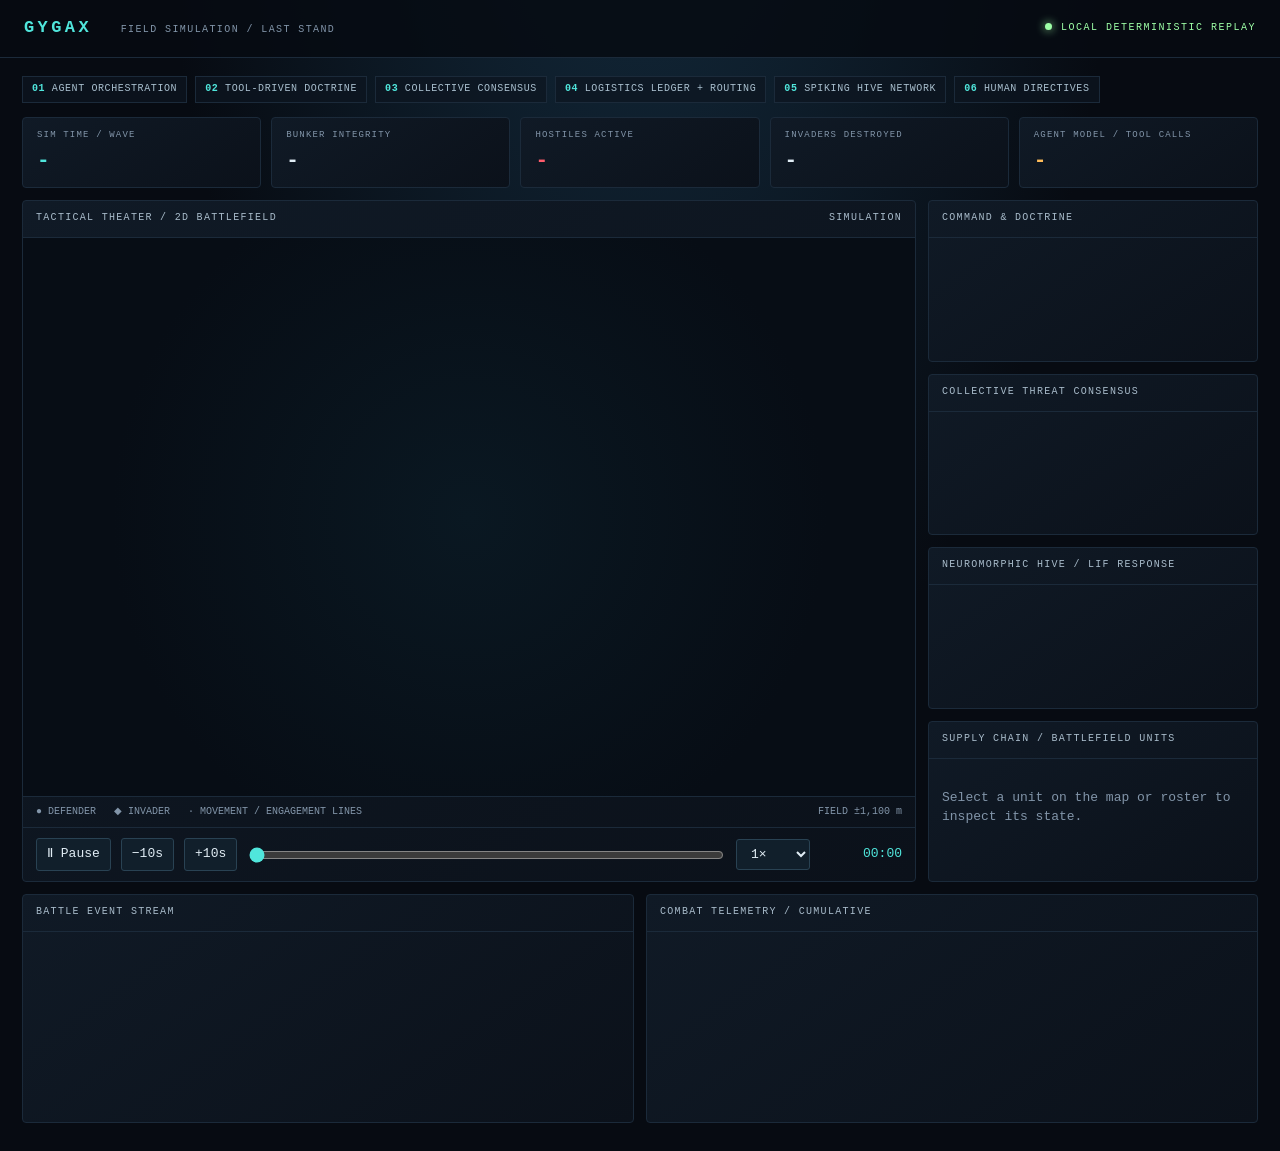
<file: examples/wargames/viewer.html>
<!doctype html>
<html lang="en">
<head>
<meta charset="utf-8">
<meta name="viewport" content="width=device-width,initial-scale=1">
<title>GYGAX / LAST STAND</title>
<style>
:root{color-scheme:dark;--bg:#070b12;--panel:#0d1520;--line:#1b2a3a;--muted:#8295a9;--text:#e1edf5;--cyan:#50e6dc;--red:#ff5c6c;--amber:#ffbd5a;--green:#9effa7}
*{box-sizing:border-box}body{margin:0;background:radial-gradient(ellipse at 50% -35%,#153044 0,transparent 55%),var(--bg);color:var(--text);font:13px/1.45 ui-monospace,SFMono-Regular,Menlo,Consolas,monospace}
header{height:58px;border-bottom:1px solid var(--line);display:flex;align-items:center;justify-content:space-between;padding:0 24px;background:#070b12d9;position:sticky;top:0;z-index:2}
.brand{font-weight:900;letter-spacing:.2em;color:var(--cyan);font-size:17px}.brand small{font-weight:400;color:var(--muted);letter-spacing:.14em;margin-left:15px;font-size:10px}
.live{color:var(--green);font-size:10px;letter-spacing:.15em}.live:before{content:"";display:inline-block;width:7px;height:7px;border-radius:50%;background:var(--green);box-shadow:0 0 10px var(--green);margin-right:9px}
main{max-width:1600px;margin:auto;padding:18px 22px 28px}.feature-strip{display:flex;gap:8px;flex-wrap:wrap;margin-bottom:14px}.tag{border:1px solid var(--line);background:#0d1520b8;color:#a9bfce;padding:5px 9px;font-size:10px;letter-spacing:.06em}.tag b{color:var(--cyan);font-weight:600}
.metrics{display:grid;grid-template-columns:repeat(5,1fr);gap:10px;margin-bottom:12px}.metric,.panel{background:linear-gradient(145deg,#101a26,#0b111a);border:1px solid var(--line);border-radius:4px}.metric{padding:11px 14px}.label{font-size:9px;color:var(--muted);letter-spacing:.13em;text-transform:uppercase}.value{font-size:21px;font-weight:700;margin-top:4px}.value.cyan{color:var(--cyan)}.value.red{color:var(--red)}.value.amber{color:var(--amber)}
.layout{display:grid;grid-template-columns:minmax(0,1fr) 330px;gap:12px}.panel{overflow:hidden}.panel-title{height:37px;border-bottom:1px solid var(--line);padding:10px 13px;color:#a8bbca;font-size:10px;letter-spacing:.13em;text-transform:uppercase;display:flex;justify-content:space-between}
#arena{display:block;width:100%;height:min(62vh,660px);min-height:420px;background:radial-gradient(circle,#0a1822,#070d15 68%)}.arena-foot{padding:8px 13px;border-top:1px solid var(--line);display:flex;justify-content:space-between;color:var(--muted);font-size:10px}
.controls{display:flex;align-items:center;gap:10px;padding:10px 13px;border-top:1px solid var(--line)}button,select{background:#111f2b;border:1px solid #294253;color:var(--text);font:inherit;border-radius:3px;padding:6px 10px;cursor:pointer}button:hover,select:hover{border-color:var(--cyan)}#seek{flex:1;accent-color:var(--cyan)}#clock{min-width:82px;text-align:right;color:var(--cyan)}
.side{display:flex;flex-direction:column;gap:12px}.side .panel{flex:1}.rows{padding:10px 13px}.row{display:flex;justify-content:space-between;gap:12px;padding:5px 0;border-bottom:1px solid #172330}.row:last-child{border:0}.row span:first-child{color:var(--muted)}.good{color:var(--green)}.danger{color:var(--red)}.accent{color:var(--cyan)}
.threat{display:flex;align-items:center;gap:9px;padding:7px 0}.bar{height:5px;background:#172532;flex:1}.bar i{display:block;height:100%;background:var(--amber)}.unit-list{max-height:190px;overflow:auto}.unit{cursor:pointer}.unit:hover{color:var(--cyan)}
.bottom{display:grid;grid-template-columns:1fr 1fr;gap:12px;margin-top:12px}.feed{height:190px;overflow:auto;padding:8px 13px;color:#a9bdcb;font-size:11px}.event{padding:4px 0;border-bottom:1px solid #15212d}.event:first-letter{color:var(--cyan)}#history{display:block;width:100%;height:190px}
.selected{padding:10px 13px;min-height:55px;color:var(--muted)}.selected b{color:var(--cyan)}
@media(max-width:1000px){.layout{grid-template-columns:1fr}.side{display:grid;grid-template-columns:repeat(2,1fr)}#arena{height:55vh}.metrics{grid-template-columns:repeat(3,1fr)}}
@media(max-width:600px){header{padding:0 12px}.brand small{display:none}main{padding:12px}.metrics{grid-template-columns:repeat(2,1fr)}.side,.bottom{grid-template-columns:1fr}.metric:last-child{grid-column:span 2}#arena{min-height:350px;height:48vh}}
</style>
</head>
<body>
<header><div class="brand">GYGAX <small>FIELD SIMULATION / LAST STAND</small></div><div class="live">LOCAL DETERMINISTIC REPLAY</div></header>
<main>
<div class="feature-strip">
 <span class="tag"><b>01</b> AGENT ORCHESTRATION</span><span class="tag"><b>02</b> TOOL-DRIVEN DOCTRINE</span><span class="tag"><b>03</b> COLLECTIVE CONSENSUS</span><span class="tag"><b>04</b> LOGISTICS LEDGER + ROUTING</span><span class="tag"><b>05</b> SPIKING HIVE NETWORK</span><span class="tag"><b>06</b> HUMAN DIRECTIVES</span>
</div>
<section class="metrics">
 <div class="metric"><div class="label">Sim time / wave</div><div class="value cyan" id="m-time">-</div></div>
 <div class="metric"><div class="label">Bunker integrity</div><div class="value" id="m-hp">-</div></div>
 <div class="metric"><div class="label">Hostiles active</div><div class="value red" id="m-hostiles">-</div></div>
 <div class="metric"><div class="label">Invaders destroyed</div><div class="value" id="m-kills">-</div></div>
 <div class="metric"><div class="label">Agent model / tool calls</div><div class="value amber" id="m-calls">-</div></div>
</section>
<div class="layout">
 <section class="panel">
  <div class="panel-title"><span>TACTICAL THEATER / 2D BATTLEFIELD</span><span id="battle-state">SIMULATION</span></div>
  <canvas id="arena"></canvas>
  <div class="arena-foot"><span>● DEFENDER &nbsp; ◆ INVADER &nbsp; · MOVEMENT / ENGAGEMENT LINES</span><span>FIELD ±1,100 m</span></div>
  <div class="controls"><button id="play">Ⅱ Pause</button><button id="back">−10s</button><button id="forward">+10s</button><input id="seek" type="range" min="0" max="0" value="0"><select id="speed"><option value="0.04">0.5×</option><option value="0.08" selected>1×</option><option value="0.16">2×</option><option value="0.4">5×</option></select><span id="clock">00:00</span></div>
 </section>
 <aside class="side">
  <section class="panel"><div class="panel-title">COMMAND & DOCTRINE</div><div class="rows" id="orders"></div></section>
  <section class="panel"><div class="panel-title">COLLECTIVE THREAT CONSENSUS</div><div class="rows" id="consensus"></div></section>
  <section class="panel"><div class="panel-title">NEUROMORPHIC HIVE / LIF RESPONSE</div><div class="rows" id="hive"></div></section>
  <section class="panel"><div class="panel-title">SUPPLY CHAIN / BATTLEFIELD UNITS</div><div class="rows unit-list" id="ledger"></div><div class="selected" id="selection">Select a unit on the map or roster to inspect its state.</div></section>
 </aside>
</div>
<div class="bottom">
 <section class="panel"><div class="panel-title">BATTLE EVENT STREAM <span id="event-count"></span></div><div class="feed" id="events"></div></section>
 <section class="panel"><div class="panel-title">COMBAT TELEMETRY / CUMULATIVE</div><canvas id="history"></canvas></section>
</div>
</main>
<script>
const frames = /* GYGAX_REPLAY_DATA */;
const $=id=>document.getElementById(id), arena=$("arena"),ctx=arena.getContext("2d"),history=$("history"),hctx=history.getContext("2d");
const seek=$("seek");let index=0,playing=true,last=performance.now(),acc=0,selected=null,hitTargets=[],panelIndex=-1;
seek.max=String(Math.max(0,frames.length-1));
const clamp=(v,a,b)=>Math.max(a,Math.min(b,v)),fmt=n=>Math.round(n).toLocaleString(),mmss=n=>`${String(Math.floor(n/60)).padStart(2,"0")}:${String(Math.floor(n%60)).padStart(2,"0")}`;
function fit(c,context){const r=c.getBoundingClientRect(),d=devicePixelRatio||1,w=Math.round(r.width*d),h=Math.round(r.height*d);if(c.width!==w||c.height!==h){c.width=w;c.height=h}context.setTransform(d,0,0,d,0,0);return{w:r.width,h:r.height}}
function xy(x,y,w,h){return[w/2+x/2200*w,h/2-y/2200*h]}
function draw(){const f=frames[index];if(!f)return;const{w,h}=fit(arena,ctx);ctx.clearRect(0,0,w,h);const cx=w/2,cy=h/2,scale=Math.min(w,h)/2200;
 ctx.strokeStyle="#132734";ctx.lineWidth=1;for(let r=200;r<=1000;r+=200){ctx.beginPath();ctx.arc(cx,cy,r*scale,0,Math.PI*2);ctx.stroke()}for(let d=-1000;d<=1000;d+=200){ctx.beginPath();ctx.moveTo(...xy(d,-1000,w,h));ctx.lineTo(...xy(d,1000,w,h));ctx.stroke();ctx.beginPath();ctx.moveTo(...xy(-1000,d,w,h));ctx.lineTo(...xy(1000,d,w,h));ctx.stroke()}
 ctx.strokeStyle="#1a3b43";ctx.beginPath();ctx.arc(cx,cy,1090*scale,0,Math.PI*2);ctx.stroke();ctx.fillStyle="#50e6dc";ctx.globalAlpha=.35;ctx.beginPath();ctx.moveTo(cx,cy);ctx.arc(cx,cy,1080*scale,(f.time*.22)%6.283,(f.time*.22)%6.283+.3);ctx.closePath();ctx.fill();ctx.globalAlpha=1;
 hitTargets=[];const live=f.units.filter(u=>u.alive),byId=new Map(live.map(u=>[u.id,u]));
 for(const u of live){if(u.fire_target&&byId.has(u.fire_target)){const t=byId.get(u.fire_target),[x1,y1]=xy(u.x,u.y,w,h),[x2,y2]=xy(t.x,t.y,w,h);ctx.strokeStyle="rgba(255,92,108,.22)";ctx.setLineDash([3,4]);ctx.beginPath();ctx.moveTo(x1,y1);ctx.lineTo(x2,y2);ctx.stroke();ctx.setLineDash([])}if(u.has_destination){const[x1,y1]=xy(u.x,u.y,w,h),[x2,y2]=xy(u.destination_x,u.destination_y,w,h);ctx.strokeStyle="rgba(80,230,220,.24)";ctx.setLineDash([5,5]);ctx.beginPath();ctx.moveTo(x1,y1);ctx.lineTo(x2,y2);ctx.stroke();ctx.setLineDash([])}}
 for(const u of live){const[x,y]=xy(u.x,u.y,w,h),r=u.kind==="bunker"?9:u.kind==="turret"?5:u.human?5:4;const color=u.kind==="bunker"?"#e8fdff":u.kind==="turret"?"#50e6dc":u.human?"#86cfff":u.kind==="swarmer"?"#ffbd5a":u.kind==="spitter"?"#ff5c6c":"#d77bff";ctx.save();ctx.translate(x,y);ctx.rotate(Math.PI/4);ctx.fillStyle=color;ctx.shadowColor=color;ctx.shadowBlur=u.kind==="bunker"?18:6;ctx.fillRect(-r,-r,r*2,r*2);ctx.restore();if(selected===u.id||u.kind==="bunker"){ctx.fillStyle="#c5d6df";ctx.font="10px ui-monospace,monospace";ctx.fillText(u.name,x+7,y-7)}hitTargets.push({id:u.id,x,y,r:Math.max(9,r+4)})}
 if(panelIndex!==index){updatePanels(f);drawHistory(index);panelIndex=index}
}
function updatePanels(f){const s=f.stats,live=f.units.filter(u=>u.alive),hostile=live.filter(u=>!u.human).length,hp=clamp(f.bunker_hp/40,0,100);$("m-time").textContent=`${mmss(f.time)} / ${f.wave}/${f.wave_limit}`;$("m-hp").textContent=`${hp.toFixed(0)}%`;$("m-hp").className=`value ${hp<30?"red":hp<60?"amber":"cyan"}`;$("m-hostiles").textContent=fmt(hostile);$("m-kills").textContent=fmt(s.aliens_killed);$("m-calls").textContent=`${fmt(s.model_calls)} / ${fmt(s.tool_calls)}`;$("battle-state").textContent=f.finished?(f.victory?"HUMANITY HOLDS":"BUNKER FALLEN"):"ENGAGEMENT ACTIVE";
 const d=f.directives;$("orders").innerHTML=[["Weapon posture",d.weapons],["Target priority",d.priority],["Interceptor orders",d.drones],["Rally sector",d.rally||"agent consensus"],["Factory",d.autoproduce?"AUTO-PRODUCE":"HUMAN QUEUE"],["Materiel",fmt(f.materiel)],["Shots fired",fmt(s.shots_fired)],["Ammo delivered",`${fmt(s.ammo_delivered)} rounds`]].map(([a,b])=>`<div class="row"><span>${a}</span><b class="accent">${b}</b></div>`).join("");
 const c=f.consensus;$("consensus").innerHTML=c.length?c.slice(0,4).map(x=>`<div class="threat"><b>${x.sector}</b><div class="bar"><i style="width:${Math.round(x.confidence*100)}%"></i></div><span>${Math.round(x.confidence*100)}% / ${x.votes}</span></div>`).join(""):'<div class="row"><span>Reports</span><b>Awaiting sensor reports</b></div>';
 $("hive").innerHTML=`<div class="row"><span>Network gain</span><b class="accent">${f.hive_rage.toFixed(3)}×</b></div><div class="row"><span>Friendly losses</span><b>${fmt(s.humans_lost)}</b></div><div class="bar"><i style="width:${clamp((f.hive_rage-1)*200,0,100)}%"></i></div><div class="row"><span>Swarmer response</span><b>${f.hive_rage>1.05?"AMPLIFIED":"BASELINE"}</b></div>`;
 const types=Object.entries(f.unit_totals);$("ledger").innerHTML=types.map(([k,v])=>`<div class="row unit" data-kind="${k}"><span>${k.toUpperCase()}</span><b>${v.active} active / ${v.lost} lost</b></div>`).join("")+`<div class="row"><span>Delivered ammo</span><b>${fmt(s.ammo_delivered)}</b></div><div class="row"><span>Fleet production</span><b>${fmt(s.humans_built)} built</b></div>`;
 document.querySelectorAll(".unit").forEach(el=>el.onclick=()=>{const u=live.find(x=>x.kind===el.dataset.kind);if(u){selected=u.id;showUnit(u);draw()}});
 const allEvents=frames.slice(0,index+1).flatMap(x=>x.events);$("event-count").textContent=`${allEvents.length} EVENTS`;const recent=allEvents.slice(-90).reverse();$("events").innerHTML=recent.map(e=>`<div class="event">${escapeHtml(e)}</div>`).join("")||'<div class="event">Battle initialization. Awaiting first tick.</div>';
 if(selected!==null){const u=live.find(x=>x.id===selected);if(u)showUnit(u);else{$("selection").innerHTML="<b>UNIT LOST</b>: select another live unit."}}
}
function showUnit(u){$("selection").innerHTML=`<b>${escapeHtml(u.name)}</b> · ${u.role} · HP ${u.hp.toFixed(0)}/${u.hp_max.toFixed(0)} · ammo ${u.ammo.toFixed(0)} · fuel ${(u.fuel*100).toFixed(0)}% · cargo ${u.cargo.toFixed(0)} · ${u.engaged?"engaged":"standing by"}`}
function escapeHtml(s){return String(s).replace(/[&<>"']/g,c=>({"&":"&amp;","<":"&lt;",">":"&gt;",'"':"&quot;","'":"&#39;"}[c]))}
function drawHistory(end){const{w,h}=fit(history,hctx);hctx.clearRect(0,0,w,h);const samples=frames.slice(0,end+1);if(samples.length<2)return;const max=Math.max(1,...samples.map(f=>f.stats.aliens_spawned));hctx.strokeStyle="#1c2b37";hctx.lineWidth=1;for(let i=1;i<4;i++){let y=h*i/4;hctx.beginPath();hctx.moveTo(0,y);hctx.lineTo(w,y);hctx.stroke()}for(const[key,color]of [["aliens_spawned","#ff5c6c"],["aliens_killed","#50e6dc"],["humans_lost","#ffbd5a"]]){hctx.strokeStyle=color;hctx.lineWidth=2;hctx.beginPath();samples.forEach((f,i)=>{let x=i/(samples.length-1)*w,y=h-8-(f.stats[key]/max)*(h-20);i?hctx.lineTo(x,y):hctx.moveTo(x,y)});hctx.stroke()}}
function setIndex(i){index=clamp(i,0,frames.length-1);seek.value=String(index);draw()}
function step(now){const dt=Math.min(.2,(now-last)/1000);last=now;if(playing){acc+=dt;const interval=Number($("speed").value);while(acc>=interval){acc-=interval;if(index>=frames.length-1){playing=false;$("play").textContent="▶ Play";break}index++}seek.value=String(index)}$("clock").textContent=mmss(frames[index]?.time||0);draw();requestAnimationFrame(step)}
arena.addEventListener("click",e=>{const r=arena.getBoundingClientRect(),x=e.clientX-r.left,y=e.clientY-r.top;let best=null,dist=1e9;for(const t of hitTargets){const d=Math.hypot(t.x-x,t.y-y);if(d<t.r&&d<dist){best=t;dist=d}}if(best){selected=best.id;const u=frames[index].units.find(x=>x.id===selected);showUnit(u);draw()}});
$("play").onclick=()=>{playing=!playing;$("play").textContent=playing?"Ⅱ Pause":"▶ Play";last=performance.now()};
$("back").onclick=()=>setIndex(index-Math.round(10/(frames[1]?.time-frames[0]?.time||1)));$("forward").onclick=()=>setIndex(index+Math.round(10/(frames[1]?.time-frames[0]?.time||1)));seek.oninput=()=>{playing=false;$("play").textContent="▶ Play";setIndex(Number(seek.value))};window.addEventListener("resize",draw);
if(!frames.length){document.body.innerHTML="<h1>Replay contains no frames</h1>"}else{setIndex(0);requestAnimationFrame(step)}
</script>
</body>
</html>
</file>
<file: chrome-extension/css/popup.css>
/* TRON-Inspired Gygax Grid Portal */

* {
    margin: 0;
    padding: 0;
    box-sizing: border-box;
}

body {
    width: 500px;
    font-family: 'Courier New', Courier, monospace;
    background-color: #020208;
    color: #00ffcc;
    line-height: 1.5;
}

.container {
    display: flex;
    flex-direction: column;
    height: 100%;
    min-height: 600px;
}

header {
    background-color: #050512;
    border-bottom: 2px solid #ff00ff;
    padding: 15px 20px;
    text-align: center;
    box-shadow: 0 0 10px rgba(255, 0, 255, 0.3);
}

header h1 {
    color: #ff00ff;
    font-size: 1.8em;
    text-shadow: 0 0 10px #ff00ff;
    margin-bottom: 2px;
    letter-spacing: 2px;
}

header .subtitle {
    color: #00ffaa;
    font-size: 0.75em;
    text-shadow: 0 0 5px #00ffaa;
    letter-spacing: 1px;
}

section {
    padding: 15px 20px;
    border: 1px solid #00ffcc;
    margin: 10px;
    background-color: #051212;
    border-radius: 3px;
    box-shadow: 0 0 8px rgba(0, 255, 204, 0.15);
}

section h2 {
    color: #ffff00;
    font-size: 0.9em;
    text-shadow: 0 0 5px #ffff00;
    border-bottom: 1px dashed #ffff00;
    padding-bottom: 8px;
    margin-bottom: 12px;
    text-transform: uppercase;
    letter-spacing: 1px;
}

/* Status Panel */
.status-panel {
    background-color: #0a1a1a;
    border-color: #00ffaa;
}

.status-indicator {
    display: flex;
    align-items: center;
    gap: 10px;
    padding: 10px;
    background-color: #051212;
    border-radius: 3px;
}

.status-dot {
    width: 10px;
    height: 10px;
    border-radius: 50%;
    display: inline-block;
    box-shadow: 0 0 8px currentColor;
}

.status-dot.online {
    background-color: #00ff88;
    box-shadow: 0 0 8px #00ff88;
}

.status-dot.offline {
    background-color: #ff5555;
    box-shadow: 0 0 8px #ff5555;
}

.status-dot.pending {
    background-color: #ffaa00;
    box-shadow: 0 0 8px #ffaa00;
    animation: pulse 1s infinite;
}

@keyframes pulse {
    0%, 100% { opacity: 1; }
    50% { opacity: 0.5; }
}

.status-text {
    color: #00ffcc;
    font-weight: bold;
}

.status-details {
    margin-top: 8px;
    font-size: 0.85em;
    padding-top: 8px;
    border-top: 1px dashed #00ffcc;
}

.status-details p {
    margin: 4px 0;
}

.status-details code {
    background-color: #020208;
    border: 1px solid #00ffaa;
    padding: 2px 6px;
    border-radius: 2px;
    color: #00ffaa;
}

/* Form Elements */
.form-group {
    margin-bottom: 12px;
}

label {
    display: block;
    color: #ffff00;
    font-size: 0.9em;
    margin-bottom: 6px;
    text-shadow: 0 0 3px #ffff00;
    text-transform: uppercase;
}

select,
textarea {
    width: 100%;
    padding: 8px;
    background-color: #020208;
    border: 1px solid #00ffcc;
    color: #00ffcc;
    font-family: 'Courier New', Courier, monospace;
    font-size: 0.9em;
    border-radius: 3px;
}

select:focus,
textarea:focus {
    outline: none;
    border-color: #ff00ff;
    box-shadow: 0 0 8px rgba(255, 0, 255, 0.4);
}

select option {
    background-color: #020208;
    color: #00ffcc;
}

textarea {
    resize: vertical;
    font-size: 0.85em;
    line-height: 1.4;
}

/* Buttons */
button {
    padding: 10px 20px;
    border-radius: 3px;
    font-family: 'Courier New', Courier, monospace;
    font-size: 0.9em;
    font-weight: bold;
    cursor: pointer;
    transition: all 0.2s;
    text-transform: uppercase;
    letter-spacing: 1px;
}

.btn-primary {
    width: 100%;
    background: transparent;
    border: 2px solid #00ffcc;
    color: #00ffcc;
    text-shadow: 0 0 5px #00ffcc;
    margin-top: 10px;
}

.btn-primary:hover:not(:disabled) {
    background-color: #00ffcc;
    color: #020208;
    text-shadow: none;
    box-shadow: 0 0 15px #00ffcc;
}

.btn-primary:disabled {
    opacity: 0.5;
    cursor: not-allowed;
}

.btn-secondary {
    width: 100%;
    background: transparent;
    border: 2px solid #ff00ff;
    color: #ff00ff;
    text-shadow: 0 0 5px #ff00ff;
    margin-top: 10px;
}

.btn-secondary:hover:not(:disabled) {
    background-color: #ff00ff;
    color: #020208;
    text-shadow: none;
    box-shadow: 0 0 15px #ff00ff;
}

.btn-text {
    display: inline-block;
}

.btn-spinner {
    display: inline-block;
    margin-left: 8px;
    animation: spin 1s linear infinite;
}

@keyframes spin {
    to { transform: rotate(360deg); }
}

/* Messages */
.error-message {
    background-color: #2d0a0a;
    border-left: 3px solid #ff5555;
    padding: 10px;
    margin-top: 10px;
    border-radius: 3px;
    color: #ff8888;
    font-size: 0.9em;
}

.success-message {
    background-color: #0a2d0a;
    border-left: 3px solid #00ff88;
    padding: 10px;
    margin-top: 10px;
    border-radius: 3px;
    color: #00ff88;
    font-size: 0.9em;
}

/* Response Container */
.response-panel {
    flex: 1;
    overflow-y: auto;
}

.response-container {
    background-color: #020208;
    border: 1px solid #00ffcc;
    border-radius: 3px;
    padding: 15px;
    max-height: 250px;
    overflow-y: auto;
    font-size: 0.85em;
    line-height: 1.4;
    color: #00ffcc;
}

.response-container .placeholder {
    color: #666688;
    font-style: italic;
    text-align: center;
    padding: 20px 0;
}

.response-container h3 {
    color: #ffff00;
    margin: 10px 0 8px 0;
    font-size: 0.9em;
    border-bottom: 1px dashed #ffff00;
    padding-bottom: 4px;
}

.response-container p {
    margin: 6px 0;
}

.response-container pre {
    background-color: #0a0f1a;
    border: 1px solid #00ffaa;
    padding: 8px;
    border-radius: 2px;
    overflow-x: auto;
    color: #00ffaa;
    font-size: 0.8em;
    margin: 8px 0;
}

/* Footer */
footer {
    border-top: 1px dashed #00ffaa;
    padding: 10px 20px;
    text-align: center;
    font-size: 0.8em;
    color: #666688;
    background-color: #050512;
}

footer p {
    margin: 2px 0;
}

footer .footer-hint {
    color: #666688;
    font-size: 0.75em;
}

/* Scrollbar Styling */
::-webkit-scrollbar {
    width: 8px;
}

::-webkit-scrollbar-track {
    background: #020208;
}

::-webkit-scrollbar-thumb {
    background: #00ffcc;
    border-radius: 4px;
}

::-webkit-scrollbar-thumb:hover {
    background: #ff00ff;
}
</file>
